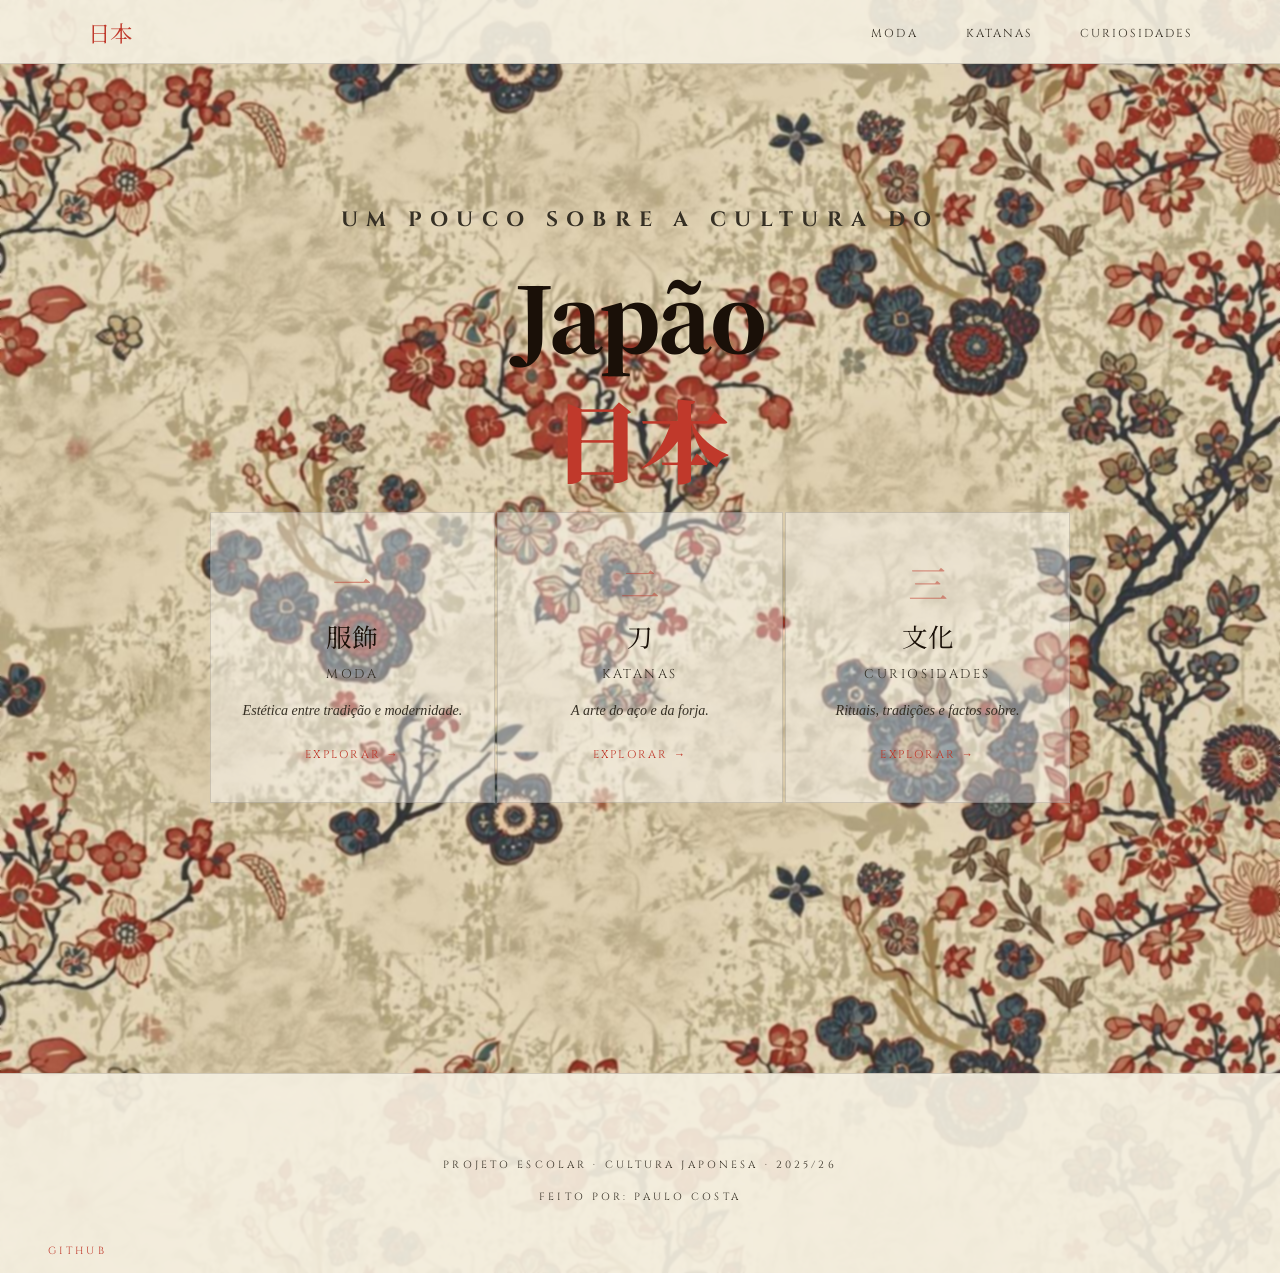
<file: Paulo Costa(2225043)/Index.html>
<!DOCTYPE html>
<html lang="pt">

<head>
  <meta charset="UTF-8">
  <meta name="viewport" content="width=device-width, initial-scale=1.0">
  <title>Cultura Japonesa</title>
  <link href="https://fonts.googleapis.com/css2?family=Noto+Serif+JP:wght@300;400;700&family=Cinzel:wght@400;600&family=IM+Fell+English:ital@0;1&display=swap"rel="stylesheet">
  <link rel="stylesheet" href="indexstyle.css">
  <link rel="icon" type="image/png" href="s">
</head>

<body>

  <nav>
    <div class="nav-inner">
      <a href="Index.html" class="nav-logo">日本</a>
      <ul class="nav-links">
        <li><a href="moda.html">Moda</a></li>
        <li><a href="katana.html">Katanas</a></li>
        <li><a href="curiosos.html">Curiosidades</a></li>
      </ul>
    </div>
  </nav>

  <section class="caixinha">

    <div class="caixinha-content">
      <p class="caixinha-eyebrow">Um pouco sobre a cultura do</p>
      <h1 class="caixinha-titulo">Japão</h1>
      <h1 class="caixinha-titulo"><em>日本</em></h1>

      <div class="cards">
        <a href="moda.html" class="card">
          <span class="card-num">一</span>
          <span class="card-kanji">服飾</span>
          <span class="card-titulo">Moda</span>
          <p class="card-desc">Estética entre tradição e modernidade.</p>
          <span class="card-arrow">Explorar →</span>
        </a>
        <a href="katana.html" class="card">
          <span class="card-num">二</span>
          <span class="card-kanji">刀</span>
          <span class="card-titulo">Katanas</span>
          <p class="card-desc">A arte do aço e da forja.</p>
          <span class="card-arrow">Explorar →</span>
        </a>
        <a href="curiosos.html" class="card">
          <span class="card-num">三</span>
          <span class="card-kanji">文化</span>
          <span class="card-titulo">Curiosidades</span>
          <p class="card-desc">Rituais, tradições e factos sobre.</p>
          <span class="card-arrow">Explorar →</span>
        </a>
      </div>
    </div>


  </section>

  <footer>
<br>
<br>
   <center> <p>Projeto Escolar · Cultura Japonesa · 2025/26</p> <br></center>
    <center>
      <p>Feito por: Paulo Costa</p>
    </center><br><br>
    <a href="https://github.com/pauloalexnundacosta-cpu" target="_blank">Github</a>
  </footer>

</body>

</html>
</file>
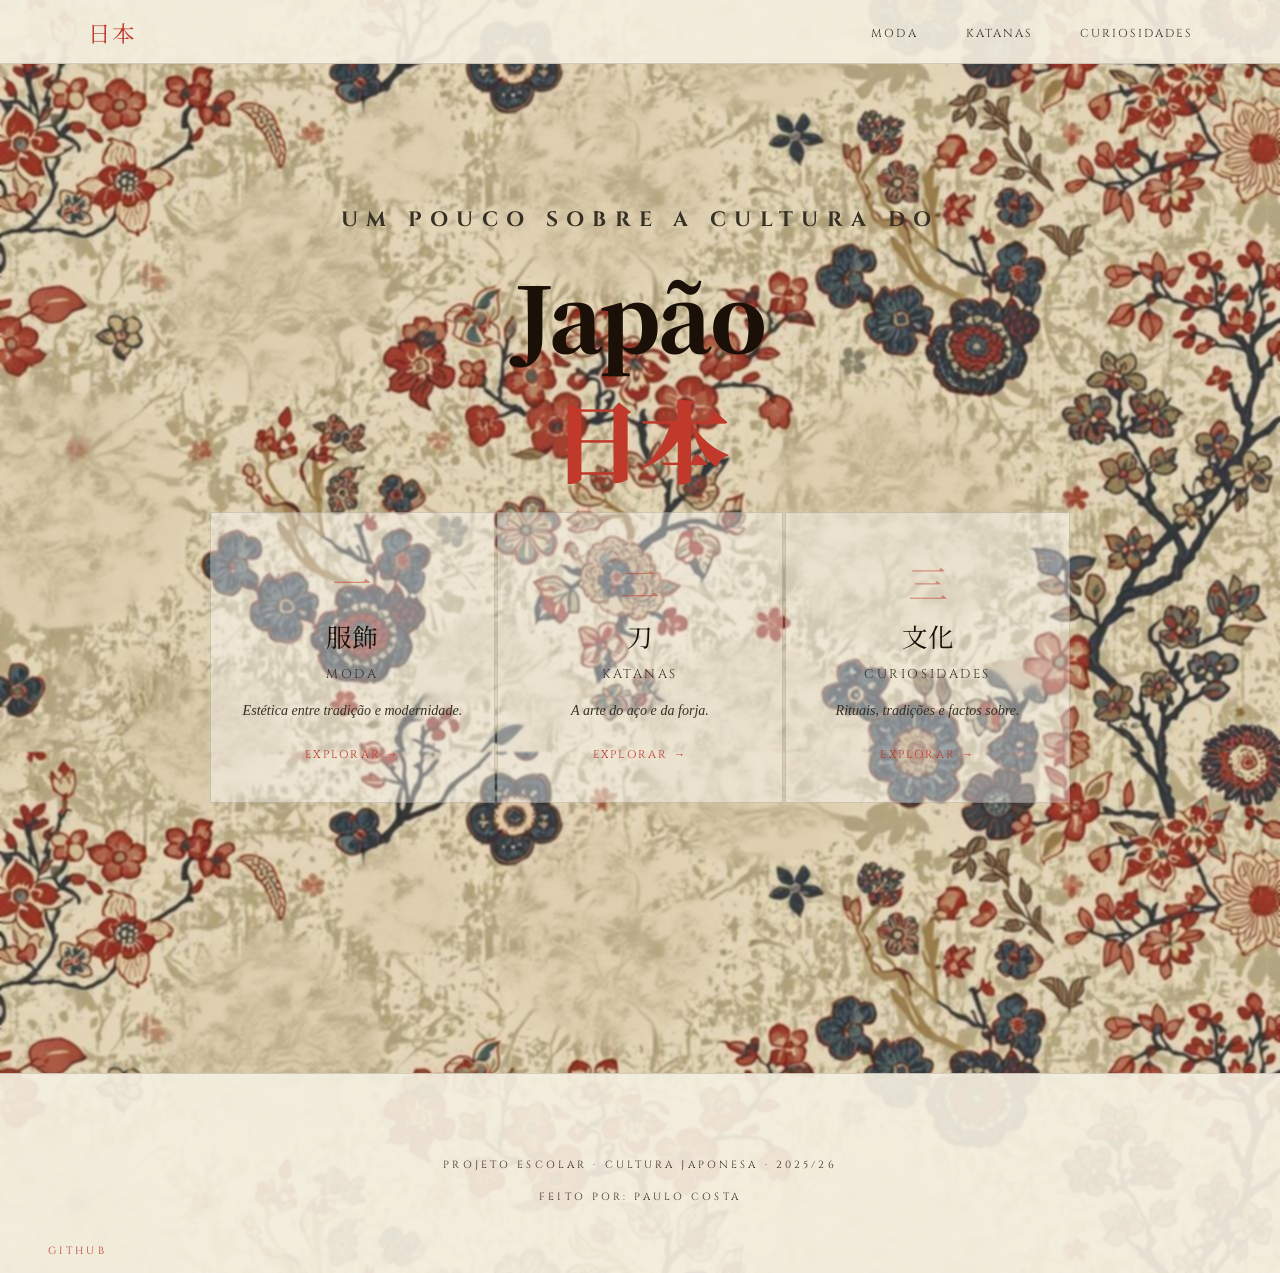
<file: Paulo Costa(2225043)/Index/Index.html>
<!DOCTYPE html>
<html lang="pt">

<head>
  <meta charset="UTF-8">
  <meta name="viewport" content="width=device-width, initial-scale=1.0">
  <title>Cultura Japonesa</title>
  <link href="https://fonts.googleapis.com/css2?family=Noto+Serif+JP:wght@300;400;700&family=Cinzel:wght@400;600&family=IM+Fell+English:ital@0;1&display=swap"rel="stylesheet">
  <link rel="stylesheet" href="indexstyle.css">
</head>

<body>

  <nav>
    <div class="nav-inner">
      <a href="Index.html" class="nav-logo">日本</a>
      <ul class="nav-links">
        <li><a href="/1/1/moda.html">Moda</a></li>
        <li><a href="/2/katana.html">Katanas</a></li>
        <li><a href="/3/curiosos.html">Curiosidades</a></li>
      </ul>
    </div>
  </nav>

  <section class="caixinha">

    <div class="caixinha-content">
      <p class="caixinha-eyebrow">Um pouco sobre a cultura do</p>
      <h1 class="caixinha-titulo">Japão</h1>
      <h1 class="caixinha-titulo"><em>日本</em></h1>

      <div class="cards">
        <a href="/1/1/moda.html" class="card">
          <span class="card-num">一</span>
          <span class="card-kanji">服飾</span>
          <span class="card-titulo">Moda</span>
          <p class="card-desc">Estética entre tradição e modernidade.</p>
          <span class="card-arrow">Explorar →</span>
        </a>
        <a href="/2/katana.html" class="card">
          <span class="card-num">二</span>
          <span class="card-kanji">刀</span>
          <span class="card-titulo">Katanas</span>
          <p class="card-desc">A arte do aço e da forja.</p>
          <span class="card-arrow">Explorar →</span>
        </a>
        <a href="/3/curiosos.html" class="card">
          <span class="card-num">三</span>
          <span class="card-kanji">文化</span>
          <span class="card-titulo">Curiosidades</span>
          <p class="card-desc">Rituais, tradições e factos sobre.</p>
          <span class="card-arrow">Explorar →</span>
        </a>
      </div>
    </div>


  </section>

  <footer>
<br>
<br>
   <center> <p>Projeto Escolar · Cultura Japonesa · 2025/26</p> <br></center>
    <center>
      <p>Feito por: Paulo Costa</p>
    </center><br><br>
    <a href="https://github.com/paulocosta" target="_blank">Github</a>
  </footer>

</body>

</html>
</file>
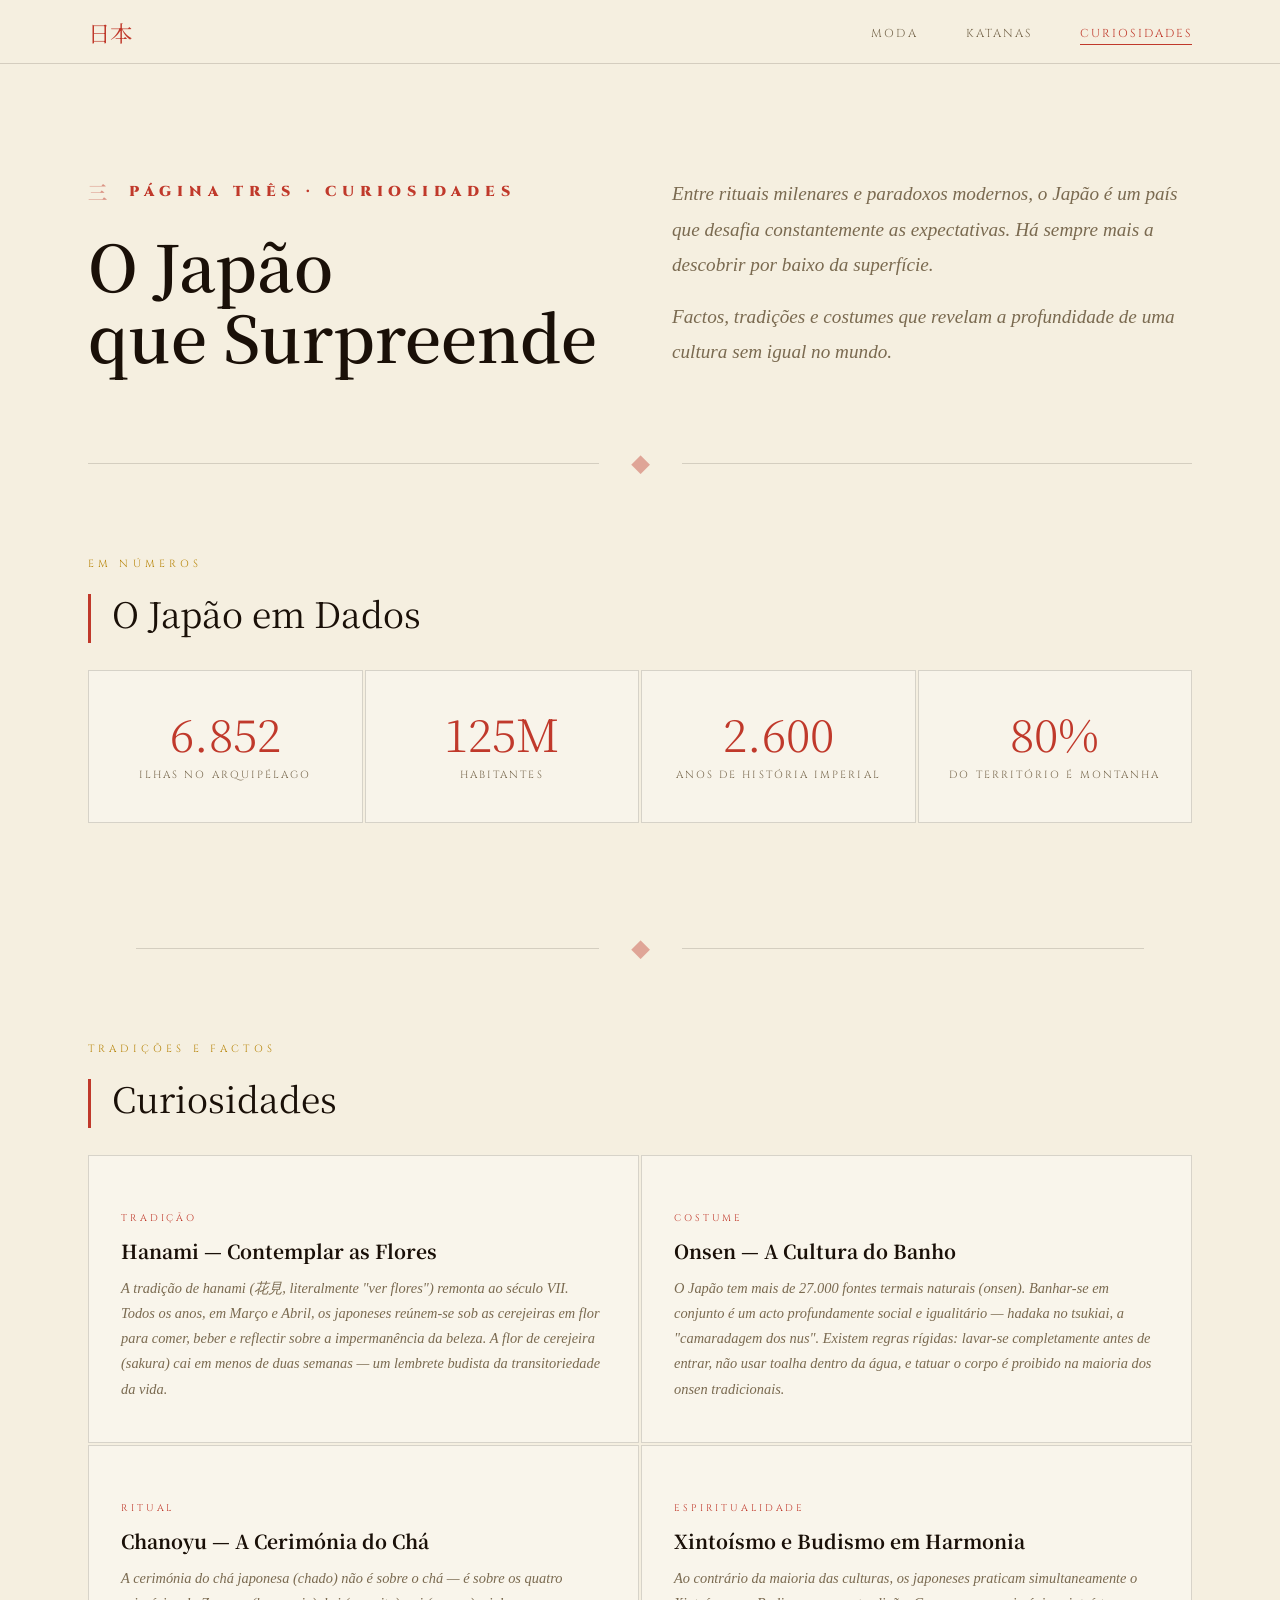
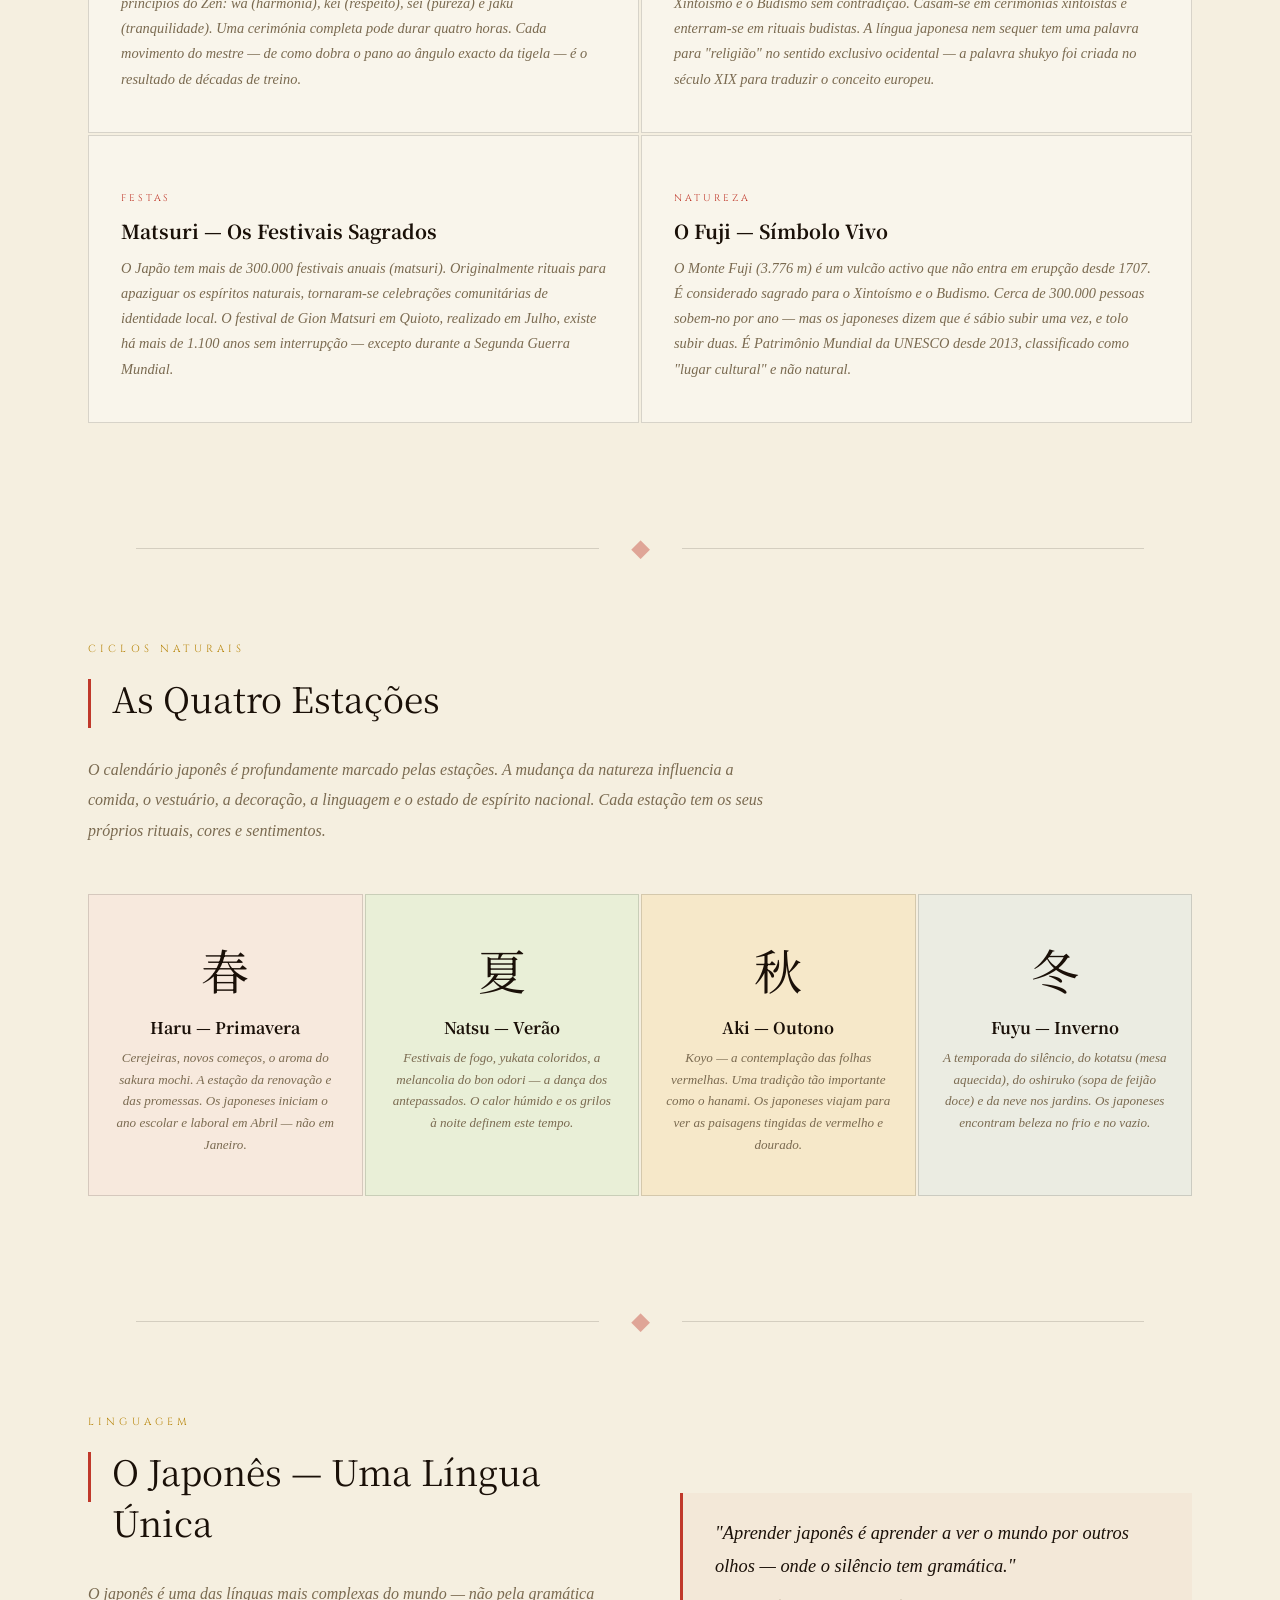
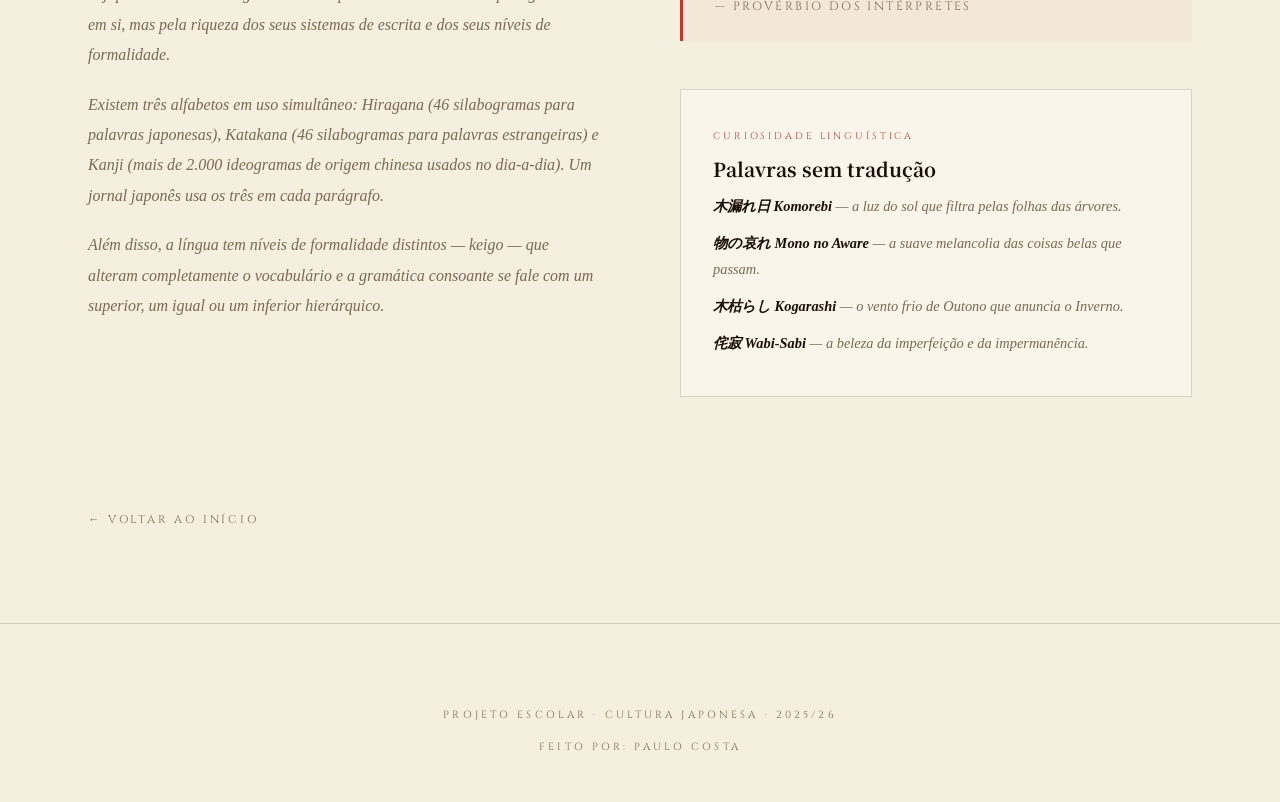
<file: Paulo Costa(2225043)/curiosos.html>
<!DOCTYPE html>
<html lang="pt">

<head>
  <meta charset="UTF-8">
  <meta name="viewport" content="width=device-width, initial-scale=1.0">
  <title>Curiosidades</title>
  <link
    href="https://fonts.googleapis.com/css2?family=Noto+Serif+JP:wght@300;400;700&family=Cinzel:wght@400;600&family=IM+Fell+English:ital@0;1&display=swap"
    rel="stylesheet">
  <link rel="stylesheet" href="curiosos.css">
</head>

<body>

  <nav>
    <div class="nav-inner">
      <a href="Index.html" class="nav-logo">日本</a>
      <ul class="nav-links">
        <li><a href="moda.html">Moda</a></li>
        <li><a href="katana.html">Katanas</a></li>
        <li><a href="curiosos.html" class="active">Curiosidades</a></li>
      </ul>
    </div>
  </nav>

  <!-- HEADER -->
  <header class="cabeca-espaco">
    <div>
      <div class="cabeca-label">Página Três · Curiosidades</div>
      <h1 class="page-title">
        O Japão<br>que Surpreende
      </h1>
    </div>
    <div class="cabeca-text">
      <p>Entre rituais milenares e paradoxos modernos, o Japão é um país que desafia constantemente as expectativas. Há
        sempre mais a descobrir por baixo da superfície.</p>
      <p>Factos, tradições e costumes que revelam a profundidade de uma cultura sem igual no mundo.</p>
    </div>
  </header>

  <div class="section-divider"><span class="divider-kanji">◆</span></div>

  <main class="content">

    <!-- NÚMEROS -->
    <section class="section">
      <span class="section-label">Em Números</span>
      <h2 class="section-title">O Japão em Dados</h2>
      <div class="numbers-row">
        <div class="stat-box">
          <span class="stat-number">6.852</span>
          <span class="stat-label">Ilhas no arquipélago</span>
        </div>
        <div class="stat-box">
          <span class="stat-number">125M</span>
          <span class="stat-label">Habitantes</span>
        </div>
        <div class="stat-box">
          <span class="stat-number">2.600</span>
          <span class="stat-label">Anos de história imperial</span>
        </div>
        <div class="stat-box">
          <span class="stat-number">80%</span>
          <span class="stat-label">Do território é montanha</span>
        </div>
      </div>
    </section>

    <div class="section-divider"><span class="divider-kanji">◆</span></div>

    <!-- CURIOSIDADES PRINCIPAIS -->
    <section class="section">
      <span class="section-label">Tradições e Factos</span>
      <h2 class="section-title">Curiosidades</h2>
      <div class="curiosity-grid">

        <div class="curiosity-card">
          <span class="c-icon"></span>
          <span class="c-tag">Tradição</span>
          <h3>Hanami — Contemplar as Flores</h3>
          <p>A tradição de <em>hanami</em> (花見, literalmente "ver flores") remonta ao século VII. Todos os anos, em
            Março e Abril, os japoneses reúnem-se sob as cerejeiras em flor para comer, beber e reflectir sobre a
            impermanência da beleza. A flor de cerejeira (<em>sakura</em>) cai em menos de duas semanas — um lembrete
            budista da transitoriedade da vida.</p>
        </div>

        <div class="curiosity-card">
          <span class="c-icon"></span>
          <span class="c-tag">Costume</span>
          <h3>Onsen — A Cultura do Banho</h3>
          <p>O Japão tem mais de 27.000 fontes termais naturais (<em>onsen</em>). Banhar-se em conjunto é um acto
            profundamente social e igualitário — <em>hadaka no tsukiai</em>, a "camaradagem dos nus". Existem regras
            rígidas: lavar-se completamente antes de entrar, não usar toalha dentro da água, e tatuar o corpo é proibido
            na maioria dos onsen tradicionais.</p>
        </div>

        <div class="curiosity-card">
          <span class="c-icon"></span>
          <span class="c-tag">Ritual</span>
          <h3>Chanoyu — A Cerimónia do Chá</h3>
          <p>A cerimónia do chá japonesa (<em>chado</em>) não é sobre o chá — é sobre os quatro princípios do Zen:
            <em>wa</em> (harmonia), <em>kei</em> (respeito), <em>sei</em> (pureza) e <em>jaku</em> (tranquilidade). Uma
            cerimónia completa pode durar quatro horas. Cada movimento do mestre — de como dobra o pano ao ângulo exacto
            da tigela — é o resultado de décadas de treino.</p>
        </div>

        <div class="curiosity-card">
          <span class="c-icon"></span>
          <span class="c-tag">Espiritualidade</span>
          <h3>Xintoísmo e Budismo em Harmonia</h3>
          <p>Ao contrário da maioria das culturas, os japoneses praticam simultaneamente o Xintoísmo e o Budismo sem
            contradição. Casam-se em cerimónias xintoístas e enterram-se em rituais budistas. A língua japonesa nem
            sequer tem uma palavra para "religião" no sentido exclusivo ocidental — a palavra <em>shukyo</em> foi criada
            no século XIX para traduzir o conceito europeu.</p>
        </div>

        <div class="curiosity-card">
          <span class="c-icon"></span>
          <span class="c-tag">Festas</span>
          <h3>Matsuri — Os Festivais Sagrados</h3>
          <p>O Japão tem mais de 300.000 festivais anuais (<em>matsuri</em>). Originalmente rituais para apaziguar os
            espíritos naturais, tornaram-se celebrações comunitárias de identidade local. O festival de <em>Gion
              Matsuri</em> em Quioto, realizado em Julho, existe há mais de 1.100 anos sem interrupção — excepto durante
            a Segunda Guerra Mundial.</p>
        </div>

        <div class="curiosity-card">
          <span class="c-icon"></span>
          <span class="c-tag">Natureza</span>
          <h3>O Fuji — Símbolo Vivo</h3>
          <p>O Monte Fuji (3.776 m) é um vulcão activo que não entra em erupção desde 1707. É considerado sagrado para o
            Xintoísmo e o Budismo. Cerca de 300.000 pessoas sobem-no por ano — mas os japoneses dizem que é sábio subir
            uma vez, e tolo subir duas. É Patrimônio Mundial da UNESCO desde 2013, classificado como "lugar cultural" e
            não natural.</p>
        </div>

      </div>
    </section>

    <div class="section-divider"><span class="divider-kanji">◆</span></div>

    <!-- ESTAÇÕES -->
    <section class="section">
      <span class="section-label">Ciclos Naturais</span>
      <h2 class="section-title">As Quatro Estações</h2>
      <p class="body-text" style="max-width:680px; margin-bottom:3rem">O calendário japonês é profundamente marcado
        pelas estações. A mudança da natureza influencia a comida, o vestuário, a decoração, a linguagem e o estado de
        espírito nacional. Cada estação tem os seus próprios rituais, cores e sentimentos.</p>

      <div class="seasons-grid">
        <div class="season-card">
          <span class="season-kanji">春</span>
          <h3>Haru — Primavera</h3>
          <p>Cerejeiras, novos começos, o aroma do <em>sakura mochi</em>. A estação da renovação e das promessas. Os
            japoneses iniciam o ano escolar e laboral em Abril — não em Janeiro.</p>
        </div>
        <div class="season-card">
          <span class="season-kanji">夏</span>
          <h3>Natsu — Verão</h3>
          <p>Festivais de fogo, <em>yukata</em> coloridos, a melancolia do <em>bon odori</em> — a dança dos
            antepassados. O calor húmido e os grilos à noite definem este tempo.</p>
        </div>
        <div class="season-card">
          <span class="season-kanji">秋</span>
          <h3>Aki — Outono</h3>
          <p><em>Koyo</em> — a contemplação das folhas vermelhas. Uma tradição tão importante como o <em>hanami</em>. Os
            japoneses viajam para ver as paisagens tingidas de vermelho e dourado.</p>
        </div>
        <div class="season-card">
          <span class="season-kanji">冬</span>
          <h3>Fuyu — Inverno</h3>
          <p>A temporada do silêncio, do <em>kotatsu</em> (mesa aquecida), do <em>oshiruko</em> (sopa de feijão doce) e
            da neve nos jardins. Os japoneses encontram beleza no frio e no vazio.</p>
        </div>
      </div>
    </section>

    <div class="section-divider"><span class="divider-kanji">◆</span></div>

    <!-- LÍNGUA -->
    <section class="section">
      <span class="section-label">Linguagem</span>
      <div class="two-col">
        <div>
          <h2 class="section-title">O Japonês — Uma Língua Única</h2>
          <p class="body-text">O japonês é uma das línguas mais complexas do mundo — não pela gramática em si, mas pela
            riqueza dos seus sistemas de escrita e dos seus níveis de formalidade.</p>
          <p class="body-text">Existem três alfabetos em uso simultâneo: <em>Hiragana</em> (46 silabogramas para
            palavras japonesas), <em>Katakana</em> (46 silabogramas para palavras estrangeiras) e <em>Kanji</em> (mais
            de 2.000 ideogramas de origem chinesa usados no dia-a-dia). Um jornal japonês usa os três em cada parágrafo.
          </p>
          <p class="body-text">Além disso, a língua tem níveis de formalidade distintos — <em>keigo</em> — que alteram
            completamente o vocabulário e a gramática consoante se fale com um superior, um igual ou um inferior
            hierárquico.</p>
        </div>
        <div>
          <blockquote class="washi-quote">
            "Aprender japonês é aprender a ver o mundo por outros olhos — onde o silêncio tem gramática."
            <cite>— Provérbio dos intérpretes</cite>
          </blockquote>
          <div class="curiosity-card" style="margin-top:2rem; border:1px solid var(--border);">
            <span class="c-tag">Curiosidade Linguística</span>
            <h3>Palavras sem tradução</h3>
            <p style="margin-top:0.5rem"><strong style="color:var(--ink)">木漏れ日 Komorebi</strong> — a luz do sol que
              filtra pelas folhas das árvores.</p>
            <p style="margin-top:0.75rem"><strong style="color:var(--ink)">物の哀れ Mono no Aware</strong> — a suave
              melancolia das coisas belas que passam.</p>
            <p style="margin-top:0.75rem"><strong style="color:var(--ink)">木枯らし Kogarashi</strong> — o vento frio de
              Outono que anuncia o Inverno.</p>
            <p style="margin-top:0.75rem"><strong style="color:var(--ink)">侘寂 Wabi-Sabi</strong> — a beleza da
              imperfeição e da impermanência.</p>
          </div>
        </div>
      </div>
    </section>

  </main>

  <div class="back-nav">
    <a href="Index.html" class="back-link">← Voltar ao início</a>
  </div>

  <footer>
    <br>
    <br>
    <center>
      <p>Projeto Escolar · Cultura Japonesa · 2025/26</p> <br>
    </center>
    <center>
      <p>Feito por: Paulo Costa</p>
    </center>
  </footer>

</body>

</html>
</file>
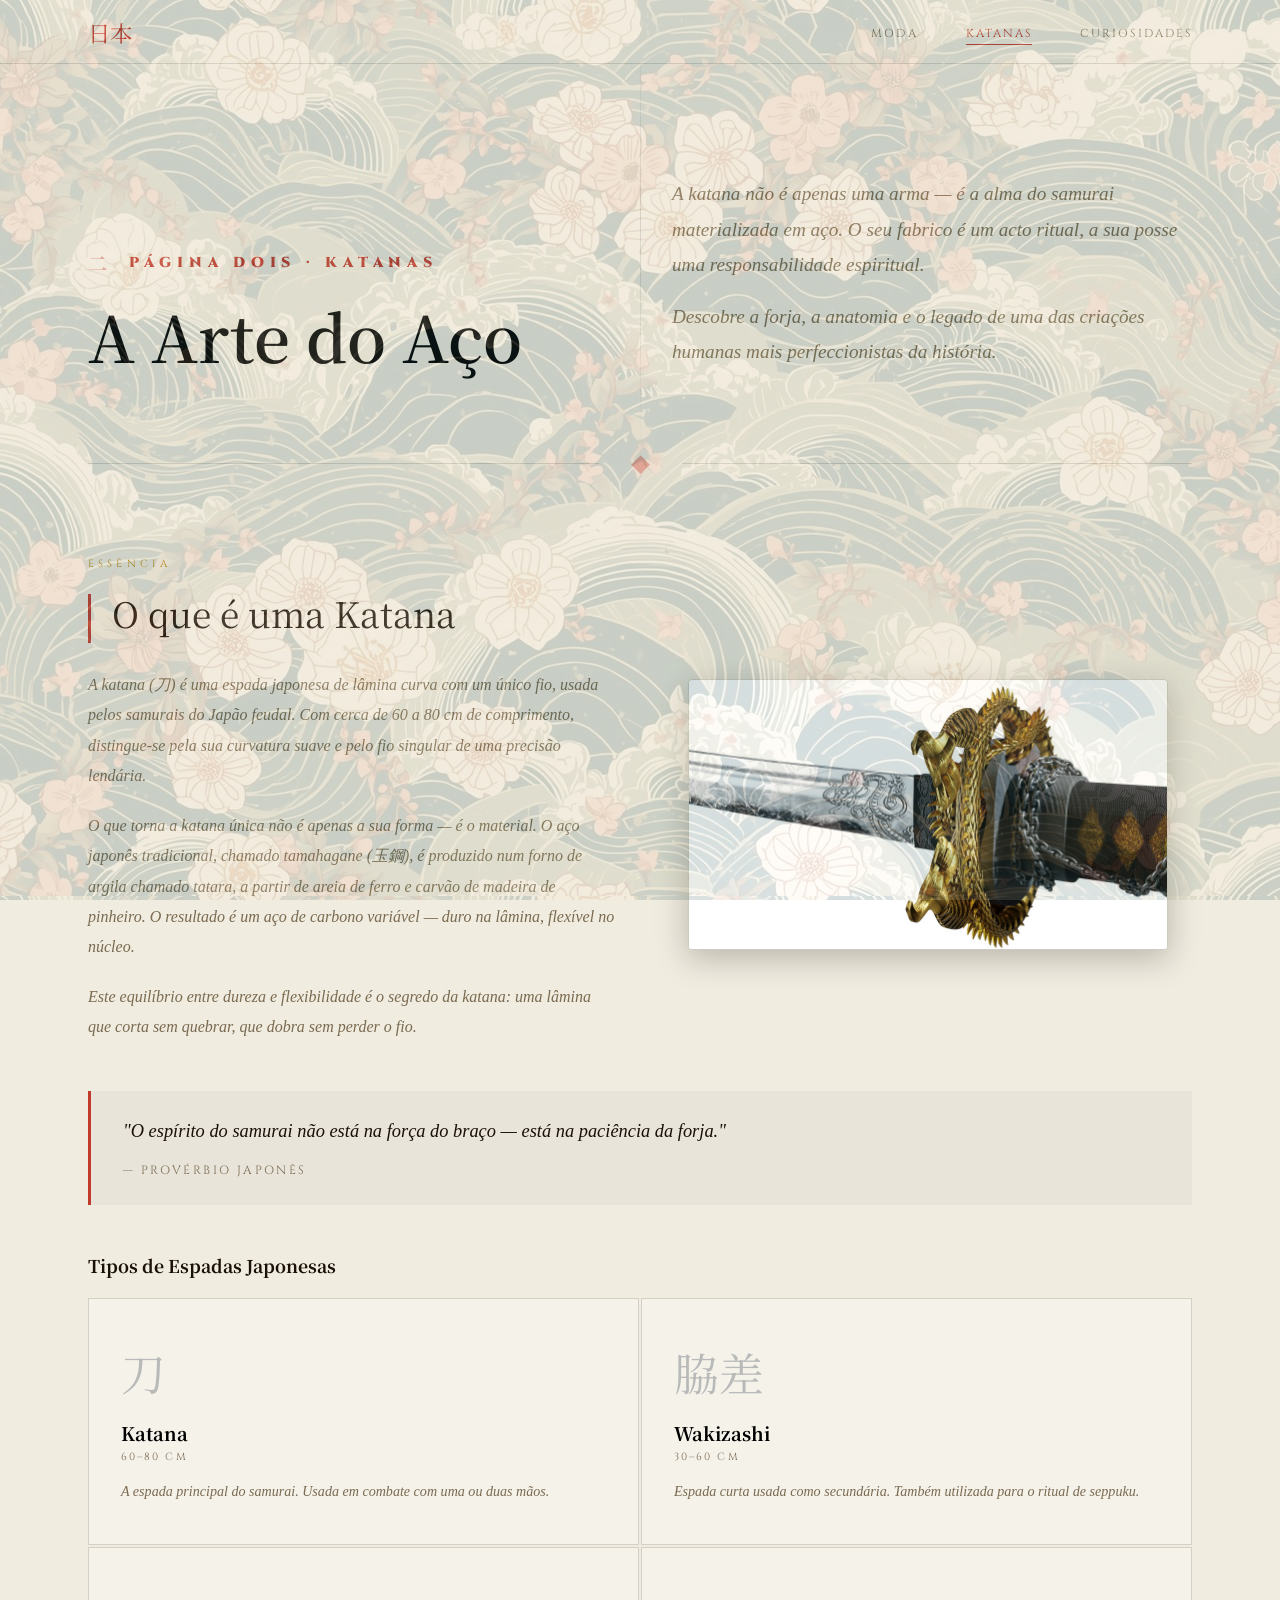
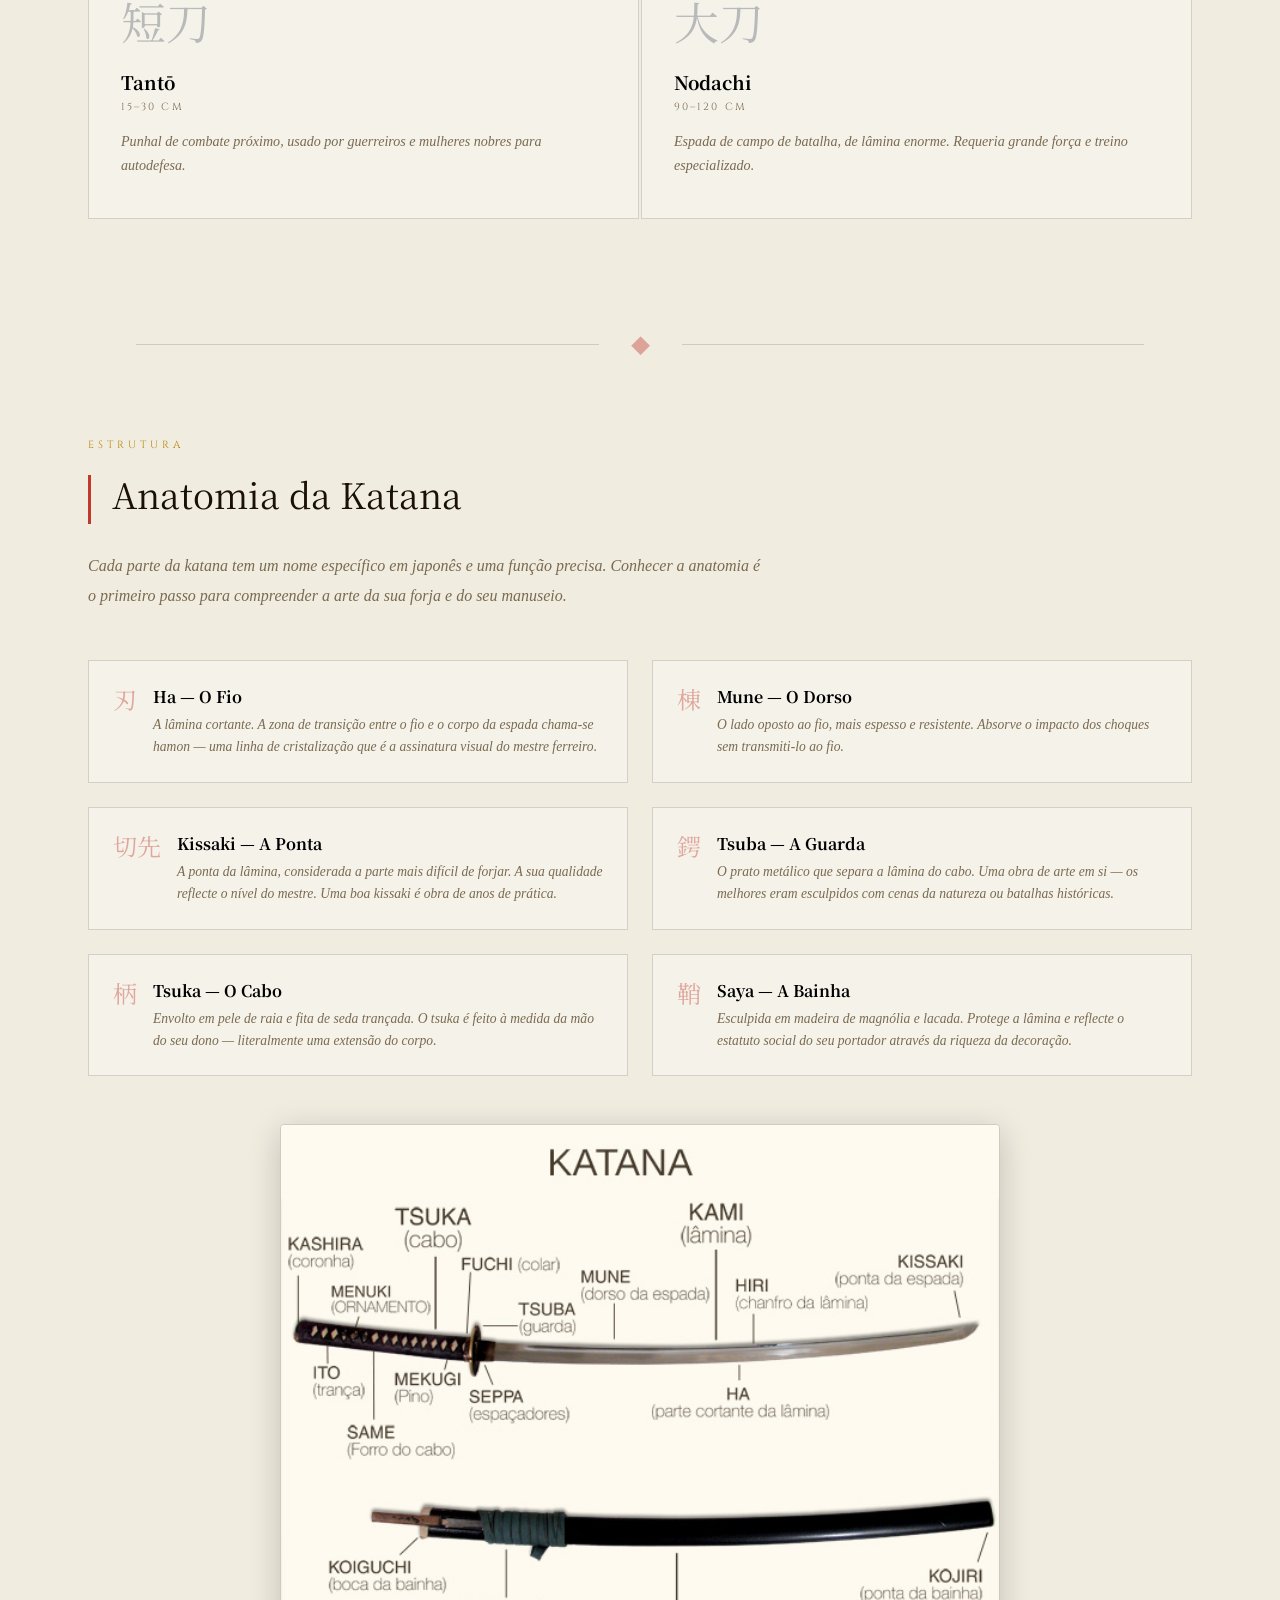
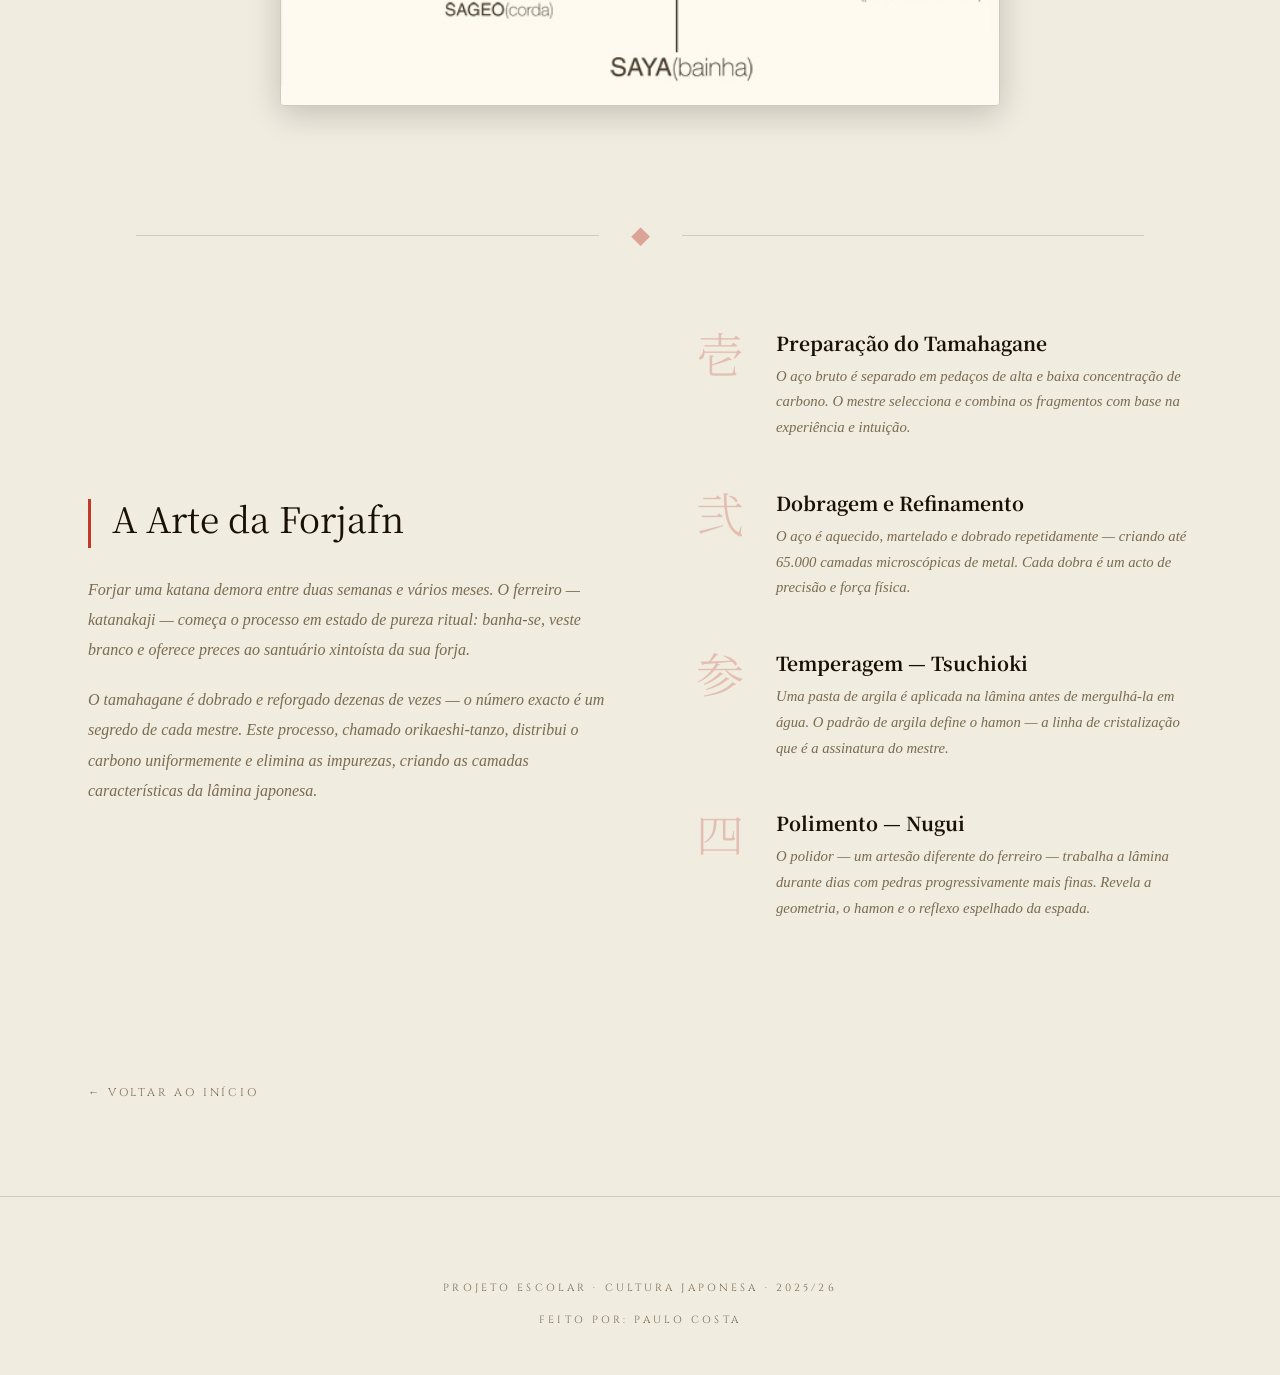
<file: Paulo Costa(2225043)/katana.html>
<!DOCTYPE html>
<html lang="pt">

<head>
  <meta charset="UTF-8">
  <meta name="viewport" content="width=device-width, initial-scale=1.0">
  <title>Katanas</title>
  <link
    href="https://fonts.googleapis.com/css2?family=Noto+Serif+JP:wght@300;400;700&family=Cinzel:wght@400;600&family=IM+Fell+English:ital@0;1&display=swap"
    rel="stylesheet">
  <link rel="stylesheet" href="katanastyle.css">
</head>

<body>

  <nav>
    <div class="nav-inner">
      <a href="Index.html" class="nav-logo">日本</a>
      <ul class="nav-links">
        <li><a href="moda.html">Moda</a></li>
        <li><a href="katana.html" class="active">Katanas</a></li>
        <li><a href="curiosos.html">Curiosidades</a></li>
      </ul>
    </div>
  </nav>

  <!-- HEADER -->
  <header class="cabeca-espaco">
    <div class="cabeca-line" aria-hidden="true"></div>
    <div>
      <div class="cabeca-label">Página Dois · Katanas</div>
      <h1 class="page-title">
        A Arte do Aço
      </h1>
    </div>
    <div class="cabeca-text">
      <p>A katana não é apenas uma arma — é a alma do samurai materializada em aço. O seu fabrico é um acto ritual, a
        sua posse uma responsabilidade espiritual.</p>
      <p>Descobre a forja, a anatomia e o legado de uma das criações humanas mais perfeccionistas da história.</p>
    </div>
  </header>

  <div class="section-divider"><span class="divider-kanji">◆</span></div>

  <main class="content">

    <!-- SECTION 1: O que é a Katana -->
    <section class="section">
      <span class="section-label">Essência</span>
      <div class="two-col">
        <div>
          <h2 class="section-title">O que é uma Katana</h2>
          <p class="body-text">A <em>katana</em> (刀) é uma espada japonesa de lâmina curva com um único fio, usada pelos
            samurais do Japão feudal. Com cerca de 60 a 80 cm de comprimento, distingue-se pela sua curvatura suave e
            pelo fio singular de uma precisão lendária.</p>
          <p class="body-text">O que torna a katana única não é apenas a sua forma — é o material. O aço japonês
            tradicional, chamado <em>tamahagane</em> (玉鋼), é produzido num forno de argila chamado <em>tatara</em>, a
            partir de areia de ferro e carvão de madeira de pinheiro. O resultado é um aço de carbono variável — duro na
            lâmina, flexível no núcleo.</p>
          <p class="body-text">Este equilíbrio entre dureza e flexibilidade é o segredo da katana: uma lâmina que corta
            sem quebrar, que dobra sem perder o fio.</p>
        </div>
        <div class="section-image-side">
          <img src="imagens2/katanaexemplo.jpg" alt="Katana ornamentada com dragão dourado" class="content-img-side">
        </div>
      </div>
      <div>
        <blockquote class="washi-quote">
          "O espírito do samurai não está na força do braço — está na paciência da forja."
          <cite>— Provérbio japonês</cite>
        </blockquote>

        <h3 style="font-family:'Noto Serif JP',serif; font-size:1.1rem; margin-bottom:1.2rem; color:var(--ink)">
          Tipos de Espadas Japonesas</h3>

        <div class="sword-types" style="grid-template-columns:1fr 1fr; display:grid; gap:2px;">
          <div class="sword-card">
            <span class="sword-kanji">刀</span>
            <h3>Katana</h3>
            <span class="sword-sub">60–80 cm</span>
            <p>A espada principal do samurai. Usada em combate com uma ou duas mãos.</p>
          </div>
          <div class="sword-card">
            <span class="sword-kanji">脇差</span>
            <h3>Wakizashi</h3>
            <span class="sword-sub">30–60 cm</span>
            <p>Espada curta usada como secundária. Também utilizada para o ritual de <em>seppuku</em>.</p>
          </div>
          <div class="sword-card">
            <span class="sword-kanji">短刀</span>
            <h3>Tantō</h3>
            <span class="sword-sub">15–30 cm</span>
            <p>Punhal de combate próximo, usado por guerreiros e mulheres nobres para autodefesa.</p>
          </div>
          <div class="sword-card">
            <span class="sword-kanji">大刀</span>
            <h3>Nodachi</h3>
            <span class="sword-sub">90–120 cm</span>
            <p>Espada de campo de batalha, de lâmina enorme. Requeria grande força e treino especializado.</p>
          </div>
        </div>
      </div>
    </section>

    <div class="section-divider"><span class="divider-kanji">◆</span></div>

    <!-- SECTION 2: Anatomia -->
    <section class="section">
      <span class="section-label">Estrutura</span>
      <h2 class="section-title">Anatomia da Katana</h2>
      <p class="body-text" style="max-width:680px; margin-bottom:3rem">Cada parte da katana tem um nome específico em
        japonês e uma função precisa. Conhecer a anatomia é o primeiro passo para compreender a arte da sua forja e do
        seu manuseio.</p>

      <div class="anatomy-grid">
        <div class="anatomy-item">
          <span class="anatomy-num">刃</span>
          <div>
            <h3>Ha — O Fio</h3>
            <p>A lâmina cortante. A zona de transição entre o fio e o corpo da espada chama-se <em>hamon</em> — uma
              linha de cristalização que é a assinatura visual do mestre ferreiro.</p>
          </div>
        </div>
        <div class="anatomy-item">
          <span class="anatomy-num">棟</span>
          <div>
            <h3>Mune — O Dorso</h3>
            <p>O lado oposto ao fio, mais espesso e resistente. Absorve o impacto dos choques sem transmiti-lo ao fio.
            </p>
          </div>
        </div>
        <div class="anatomy-item">
          <span class="anatomy-num">切先</span>
          <div>
            <h3>Kissaki — A Ponta</h3>
            <p>A ponta da lâmina, considerada a parte mais difícil de forjar. A sua qualidade reflecte o nível do
              mestre. Uma boa <em>kissaki</em> é obra de anos de prática.</p>
          </div>
        </div>
        <div class="anatomy-item">
          <span class="anatomy-num">鍔</span>
          <div>
            <h3>Tsuba — A Guarda</h3>
            <p>O prato metálico que separa a lâmina do cabo. Uma obra de arte em si — os melhores eram esculpidos com
              cenas da natureza ou batalhas históricas.</p>
          </div>
        </div>
        <div class="anatomy-item">
          <span class="anatomy-num">柄</span>
          <div>
            <h3>Tsuka — O Cabo</h3>
            <p>Envolto em pele de raia e fita de seda trançada. O <em>tsuka</em> é feito à medida da mão do seu dono —
              literalmente uma extensão do corpo.</p>
          </div>
        </div>
        <div class="anatomy-item">
          <span class="anatomy-num">鞘</span>
          <div>
            <h3>Saya — A Bainha</h3>
            <p>Esculpida em madeira de magnólia e lacada. Protege a lâmina e reflecte o estatuto social do seu portador
              através da riqueza da decoração.</p>
          </div>
        </div>
      </div>

      <div class="anatomy-image-wrap">
        <img src="imagens2/katanaantomia.jpg" alt="Diagrama com as partes da katana em português" class="anatomy-img">
      </div>
    </section>

    <div class="section-divider"><span class="divider-kanji">◆</span></div>

    <!-- SECTION 3: Forja -->
    <section class="section">
      <div class="two-col">
        <div>
          <h2 class="section-title">A Arte da Forjafn</h2>
          <p class="body-text">Forjar uma katana demora entre duas semanas e vários meses. O ferreiro —
            <em>katanakaji</em> — começa o processo em estado de pureza ritual: banha-se, veste branco e oferece preces
            ao santuário xintoísta da sua forja.
          </p>
          <p class="body-text">O <em>tamahagane</em> é dobrado e reforgado dezenas de vezes — o número exacto é um
            segredo de cada mestre. Este processo, chamado <em>orikaeshi-tanzo</em>, distribui o carbono uniformemente e
            elimina as impurezas, criando as camadas características da lâmina japonesa.</p>
        </div>
        <div class="forge-steps">
          <div class="forge-step">
            <span class="step-num">壱</span>
            <div>
              <h3>Preparação do Tamahagane</h3>
              <p>O aço bruto é separado em pedaços de alta e baixa concentração de carbono. O mestre selecciona e
                combina os fragmentos com base na experiência e intuição.</p>
            </div>
          </div>
          <div class="forge-step">
            <span class="step-num">弐</span>
            <div>
              <h3>Dobragem e Refinamento</h3>
              <p>O aço é aquecido, martelado e dobrado repetidamente — criando até 65.000 camadas microscópicas de
                metal. Cada dobra é um acto de precisão e força física.</p>
            </div>
          </div>
          <div class="forge-step">
            <span class="step-num">参</span>
            <div>
              <h3>Temperagem — Tsuchioki</h3>
              <p>Uma pasta de argila é aplicada na lâmina antes de mergulhá-la em água. O padrão de argila define o
                <em>hamon</em> — a linha de cristalização que é a assinatura do mestre.
              </p>
            </div>
          </div>
          <div class="forge-step">
            <span class="step-num">四</span>
            <div>
              <h3>Polimento — Nugui</h3>
              <p>O polidor — um artesão diferente do ferreiro — trabalha a lâmina durante dias com pedras
                progressivamente mais finas. Revela a geometria, o <em>hamon</em> e o reflexo espelhado da espada.</p>
            </div>
          </div>
        </div>
      </div>
    </section>

  </main>

  <div class="back-nav">
    <a href="Index.html" class="back-link">← Voltar ao início</a>
  </div>

  <footer>
    <br>
    <br>
    <center>
      <p>Projeto Escolar · Cultura Japonesa · 2025/26</p> <br>
    </center>
    <center>
      <p>Feito por: Paulo Costa</p>
    </center>
  </footer>

</body>

</html>
</file>
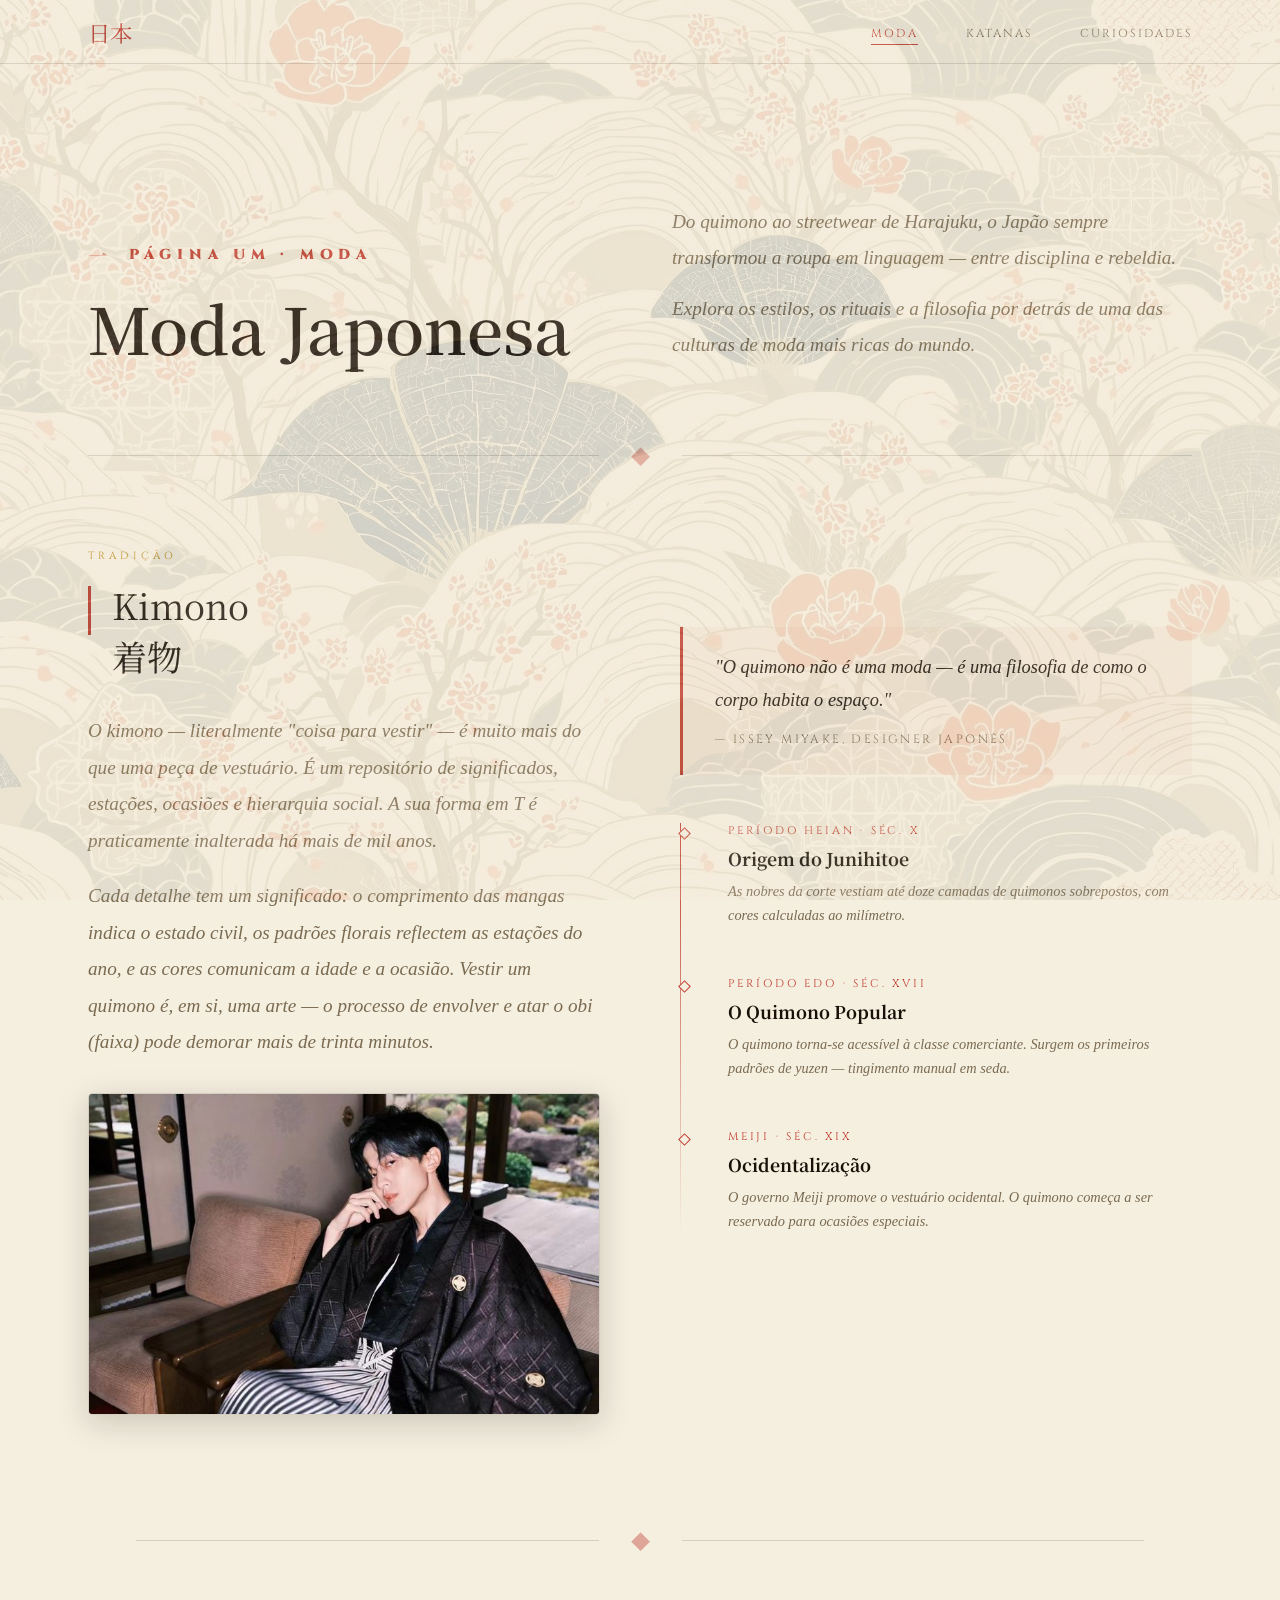
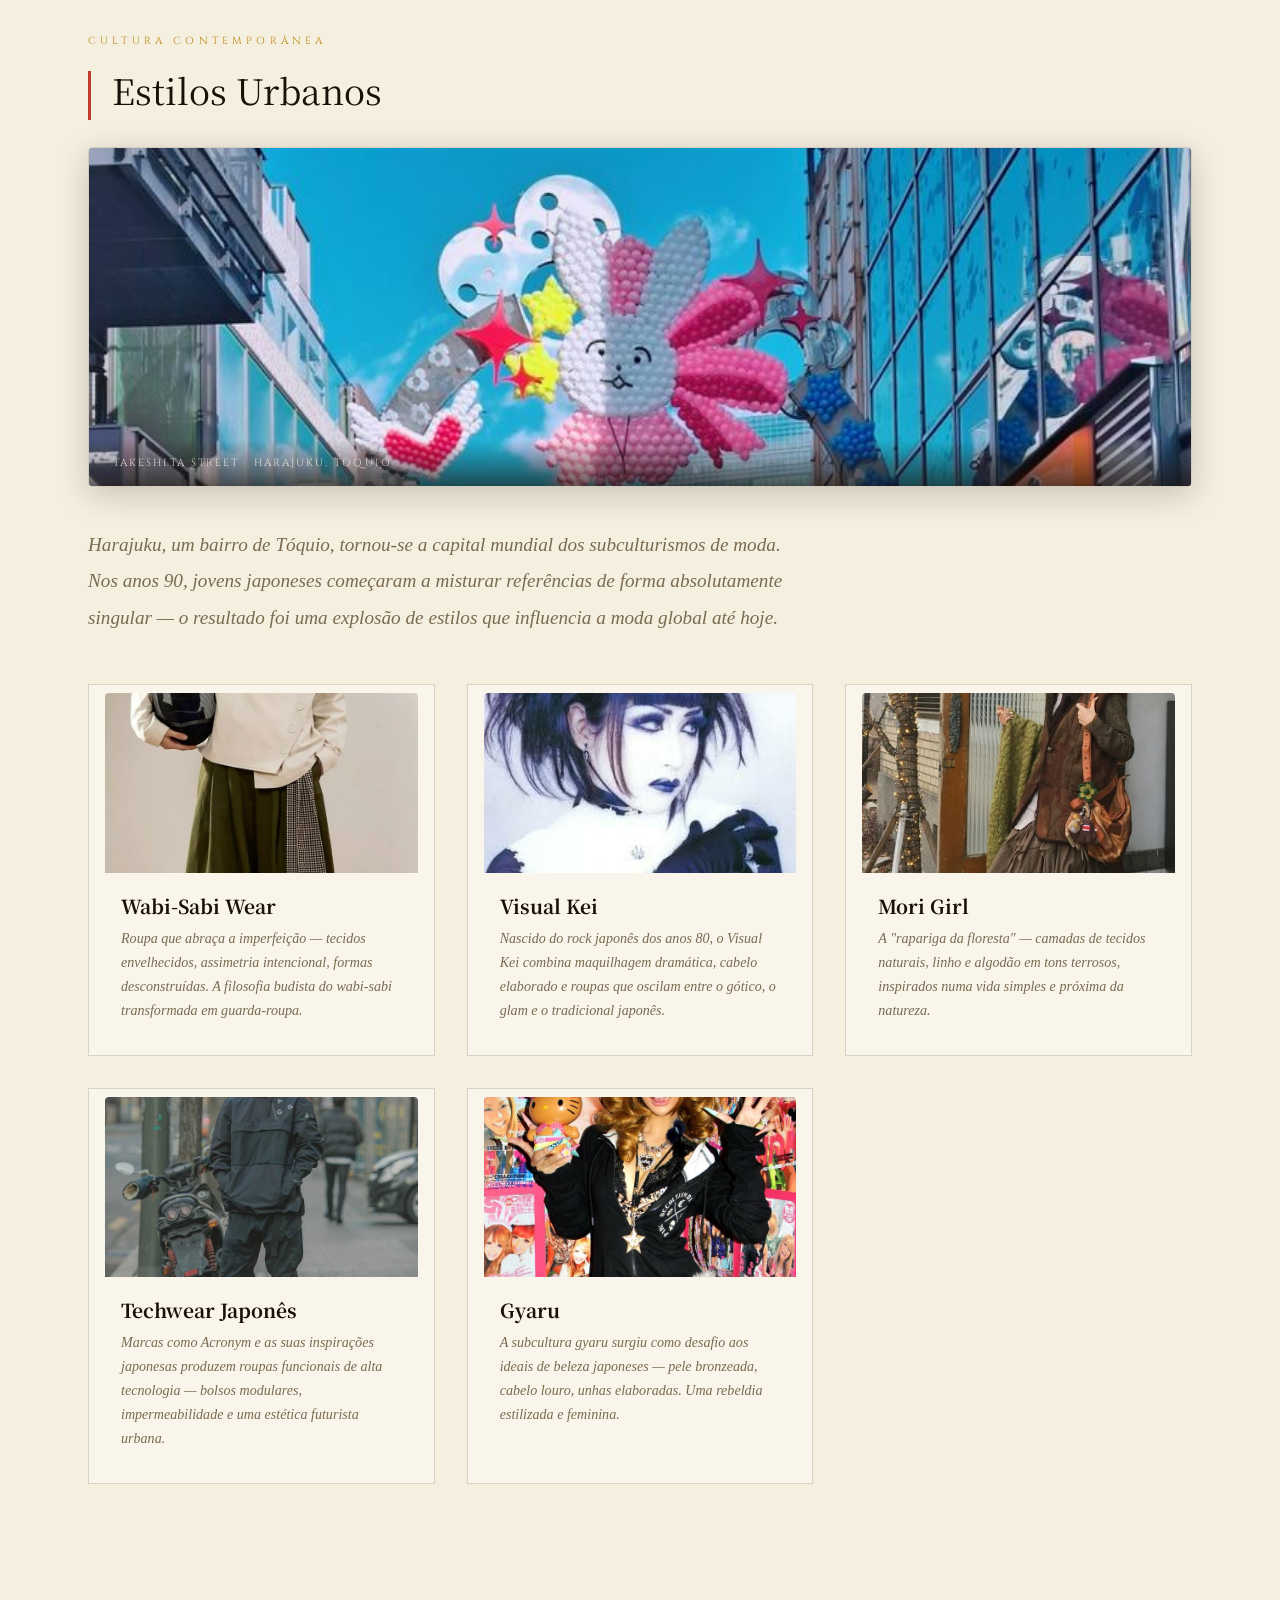
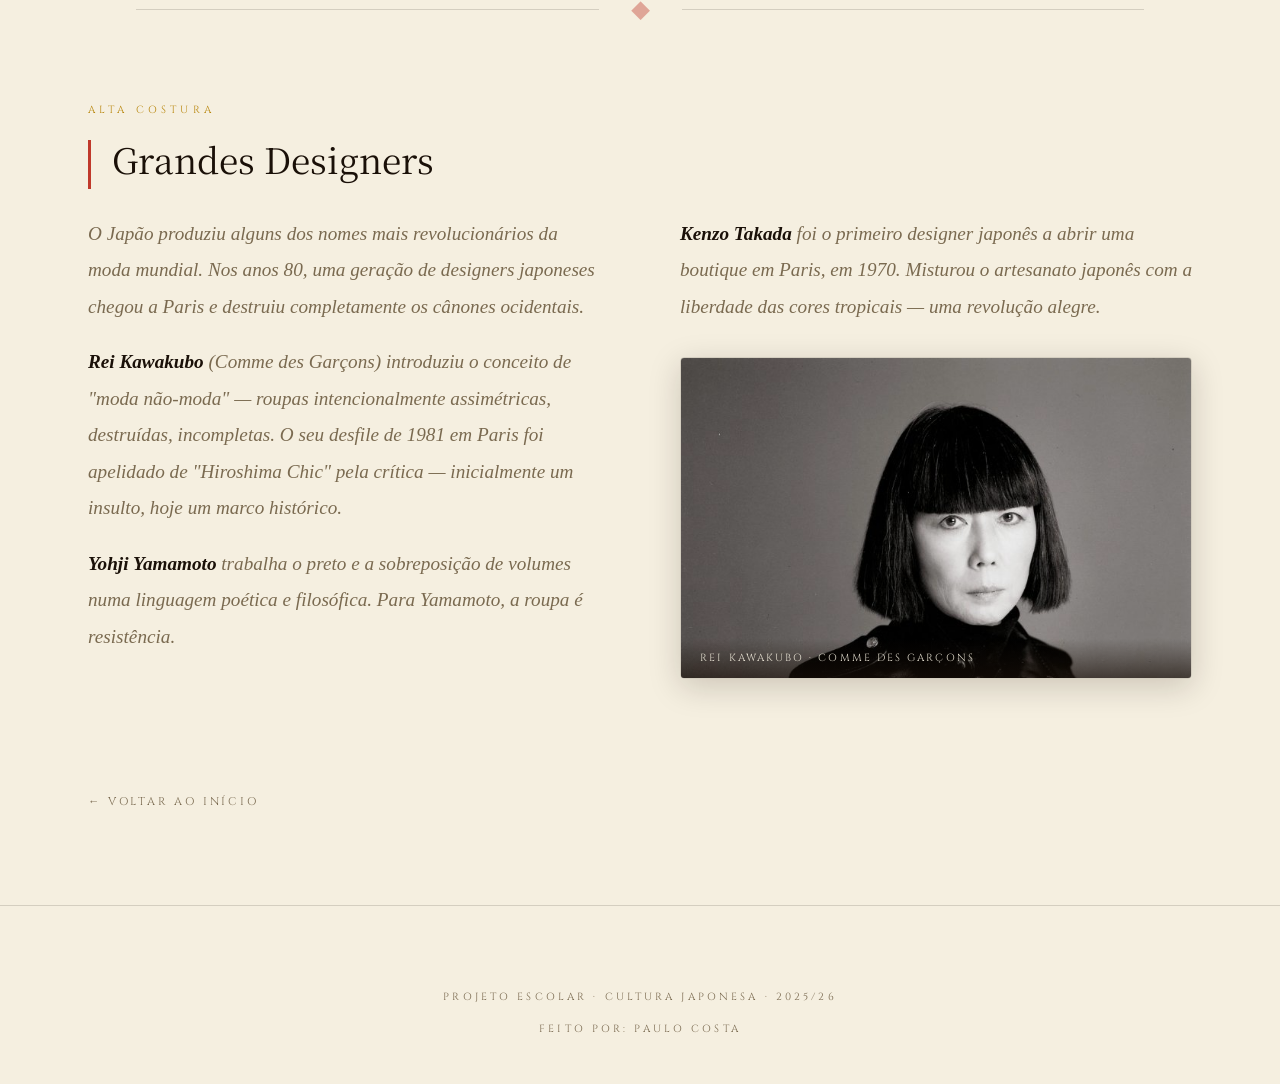
<file: Paulo Costa(2225043)/moda.html>
<!DOCTYPE html>
<html lang="pt">
<head>
  <meta charset="UTF-8">
  <meta name="viewport" content="width=device-width, initial-scale=1.0">
  <title>Moda Japonesa</title>
  <link href="https://fonts.googleapis.com/css2?family=Noto+Serif+JP:wght@300;400;700&family=Cinzel:wght@400;600&family=IM+Fell+English:ital@0;1&display=swap" rel="stylesheet">
  <link rel="stylesheet" href="modastyle.css">
</head>
<body>

  <nav>
    <div class="nav-inner">
      <a href="Index.html" class="nav-logo">日本</a>
      <ul class="nav-links">
        <li><a href="moda.html" class="active">Moda</a></li>
        <li><a href="katana.html">Katanas</a></li>
        <li><a href="curiosos.html">Curiosidades</a></li>
      </ul>
    </div>
  </nav>

  <!-- HEADER -->
  <header class="pag-cabeca">
    <div>
      <div class="cabeca-label">Página Um · Moda</div>
      <h1 class="pag-title">
        Moda Japonesa
      </h1>
    </div>
    <div class="cabeca-text">
      <p>Do quimono ao streetwear de Harajuku, o Japão sempre transformou a roupa em linguagem — entre disciplina e rebeldia.</p>
      <p>Explora os estilos, os rituais e a filosofia por detrás de uma das culturas de moda mais ricas do mundo.</p>
    </div>
  </header>

  <div class="section-divider"><span class="divider-kanji">◆</span></div>

  <main class="content">

    <!-- Quimono -->

    <section class="section">
      <span class="section-label">Tradição</span>
      <div class="two-col">
        <div>
          <h2 class="section-title">Kimono <br>着物</h2>
          <p class="body-text">O <em>kimono</em> — literalmente "coisa para vestir" — é muito mais do que uma peça de vestuário. É um repositório de significados, estações, ocasiões e hierarquia social. A sua forma em T é praticamente inalterada há mais de mil anos.</p>
          <p class="body-text">Cada detalhe tem um significado: o comprimento das mangas indica o estado civil, os padrões florais reflectem as estações do ano, e as cores comunicam a idade e a ocasião. Vestir um quimono é, em si, uma arte — o processo de envolver e atar o <em>obi</em> (faixa) pode demorar mais de trinta minutos.</p>
          <div class="section-image">
            <img src="imagens1/kimono.jpg" alt="Kimono tradicional japonês" class="content-img">
          </div>
        </div>
        <div>
          <blockquote class="washi-quote">
            "O quimono não é uma moda — é uma filosofia de como o corpo habita o espaço."
            <cite>— Issey Miyake, designer japonês</cite>
          </blockquote>

          <div class="HEIAN">
            <div class="HEIAN-item">
              <span class="HEIAN-date">Período Heian · Séc. X</span>
              <h3>Origem do Junihitoe</h3>
              <p>As nobres da corte vestiam até doze camadas de quimonos sobrepostos, com cores calculadas ao milímetro.</p>
            </div>
            <div class="HEIAN-item">
              <span class="HEIAN-date">Período Edo · Séc. XVII</span>
              <h3>O Quimono Popular</h3>
              <p>O quimono torna-se acessível à classe comerciante. Surgem os primeiros padrões de <em>yuzen</em> — tingimento manual em seda.</p>
            </div>
            <div class="HEIAN-item">
              <span class="HEIAN-date">Meiji · Séc. XIX</span>
              <h3>Ocidentalização</h3>
              <p>O governo Meiji promove o vestuário ocidental. O quimono começa a ser reservado para ocasiões especiais.</p>
            </div>
          </div>
        </div>
      </div>
    </section>

    <div class="section-divider"><span class="divider-kanji">◆</span></div>

    <!-- SECTION 2: Estilos Urbanos -->
    <section class="section">
      <span class="section-label">Cultura Contemporânea</span>
      <h2 class="section-title">Estilos Urbanos</h2>
      <div class="harajuku-banner">
        <img src="imagens1/Harajuku.jpg" alt="Takeshita Street, Harajuku, Tóquio" class="harajuku-img">
        <div class="harajuku-caption">Takeshita Street · Harajuku, Tóquio</div>
      </div>
      <p class="body-text" style="max-width:700px; margin-bottom: 3rem;">Harajuku, um bairro de Tóquio, tornou-se a capital mundial dos subculturismos de moda. Nos anos 90, jovens japoneses começaram a misturar referências de forma absolutamente singular — o resultado foi uma explosão de estilos que influencia a moda global até hoje.</p>

      <div class="three-col">

        <div class="style-card">
          <img src="imagens1/wabi.jpg" alt="Visual Kei" class="card-img">

          <h3>Wabi-Sabi Wear</h3>
          <p>Roupa que abraça a imperfeição — tecidos envelhecidos, assimetria intencional, formas desconstruídas. A filosofia budista do <em>wabi-sabi</em> transformada em guarda-roupa.</p>
        </div>
        <div class="style-card">
          <img src="imagens1/VisualKei.jpg" alt="Visual Kei" class="card-img">
          <h3>Visual Kei</h3>
          <p>Nascido do rock japonês dos anos 80, o Visual Kei combina maquilhagem dramática, cabelo elaborado e roupas que oscilam entre o gótico, o glam e o tradicional japonês.</p>
        </div>
        <div class="style-card">
          <img src="imagens1/mori.jpg" alt="Mori Girl" class="card-img">
          <h3>Mori Girl</h3>
          <p>A "rapariga da floresta" — camadas de tecidos naturais, linho e algodão em tons terrosos, inspirados numa vida simples e próxima da natureza.</p>
        </div>
        <div class="style-card">
          <img src="imagens1/Techwear.jpg" alt="Techwear Japonês" class="card-img">
          <h3>Techwear Japonês</h3>
          <p>Marcas como Acronym e as suas inspirações japonesas produzem roupas funcionais de alta tecnologia — bolsos modulares, impermeabilidade e uma estética futurista urbana.</p>
        </div>
        <div class="style-card">
          <img src="imagens1/gyaru.jpg" alt="Mori Girl" class="card-img">
          <h3>Gyaru</h3>
          <p>A subcultura <em>gyaru</em> surgiu como desafio aos ideais de beleza japoneses — pele bronzeada, cabelo louro, unhas elaboradas. Uma rebeldia estilizada e feminina.</p>
        </div>
      </div>
    </section>

    <div class="section-divider"><span class="divider-kanji">◆</span></div>

    <!-- SECTION 3: Designers -->
    <section class="section">
      <span class="section-label">Alta Costura</span>
      <h2 class="section-title">Grandes Designers</h2>
      <div class="two-col">
        <div>
          <p class="body-text">O Japão produziu alguns dos nomes mais revolucionários da moda mundial. Nos anos 80, uma geração de designers japoneses chegou a Paris e destruiu completamente os cânones ocidentais.</p>
          <p class="body-text"><strong style="color:var(--ink)">Rei Kawakubo</strong> (Comme des Garçons) introduziu o conceito de "moda não-moda" — roupas intencionalmente assimétricas, destruídas, incompletas. O seu desfile de 1981 em Paris foi apelidado de "Hiroshima Chic" pela crítica — inicialmente um insulto, hoje um marco histórico.</p>
          <p class="body-text"><strong style="color:var(--ink)">Yohji Yamamoto</strong> trabalha o preto e a sobreposição de volumes numa linguagem poética e filosófica. Para Yamamoto, a roupa é resistência.</p>
        </div>
        <div>
          <p class="body-text"><strong style="color:var(--ink)">Kenzo Takada</strong> foi o primeiro designer japonês a abrir uma boutique em Paris, em 1970. Misturou o artesanato japonês com a liberdade das cores tropicais — uma revolução alegre.</p>
          <div class="designer-photo">
            <img src="imagens1/Reikaw.png" alt="Rei Kawakubo" class="designer-img">
            <div class="designer-caption">Rei Kawakubo · Comme des Garçons</div>
          </div>
        </div>
      </div>
    </section>

  </main>

  <div class="back-nav">
    <a href="Index.html" class="back-link">← Voltar ao início</a>
  </div>

   <footer>
<br>
<br>
   <center> <p>Projeto Escolar · Cultura Japonesa · 2025/26</p> <br></center>
    <center>
      <p>Feito por: Paulo Costa</p>
    </center>
  </footer>

</body>
</html>
</file>
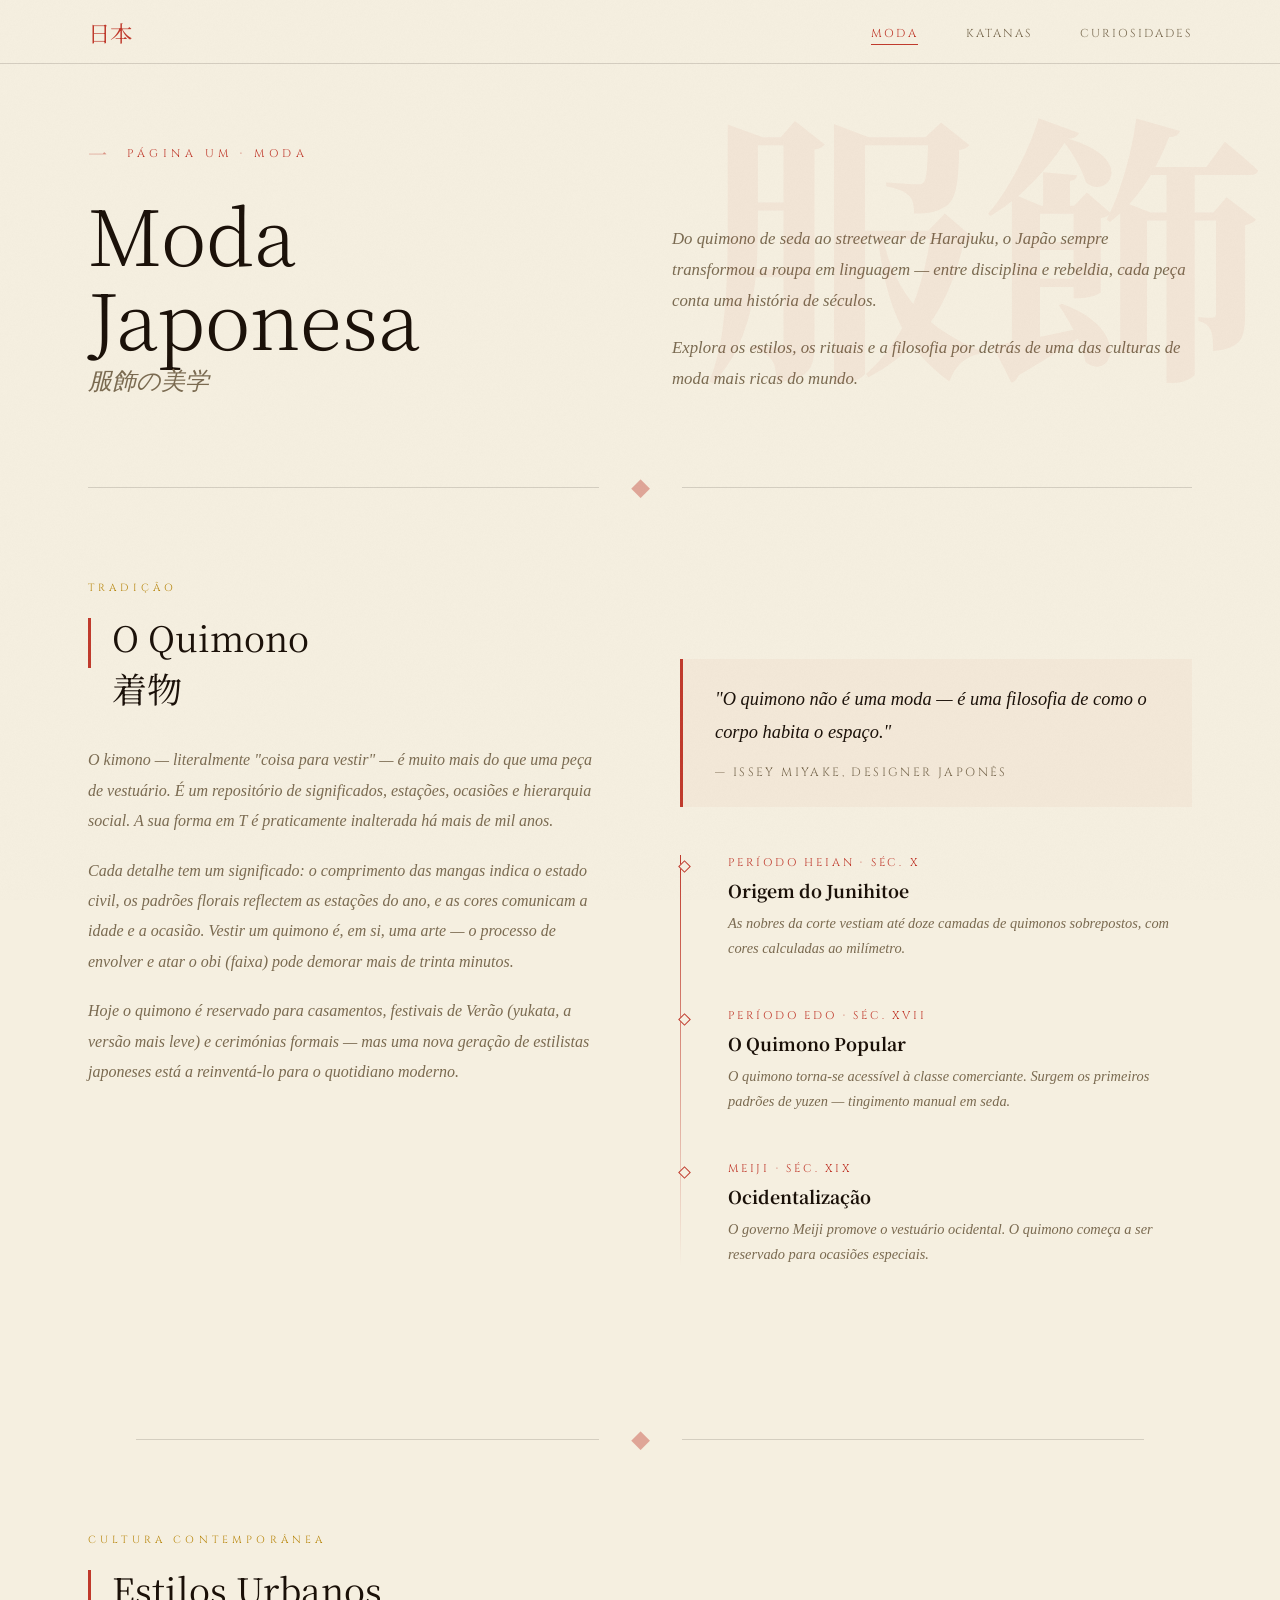
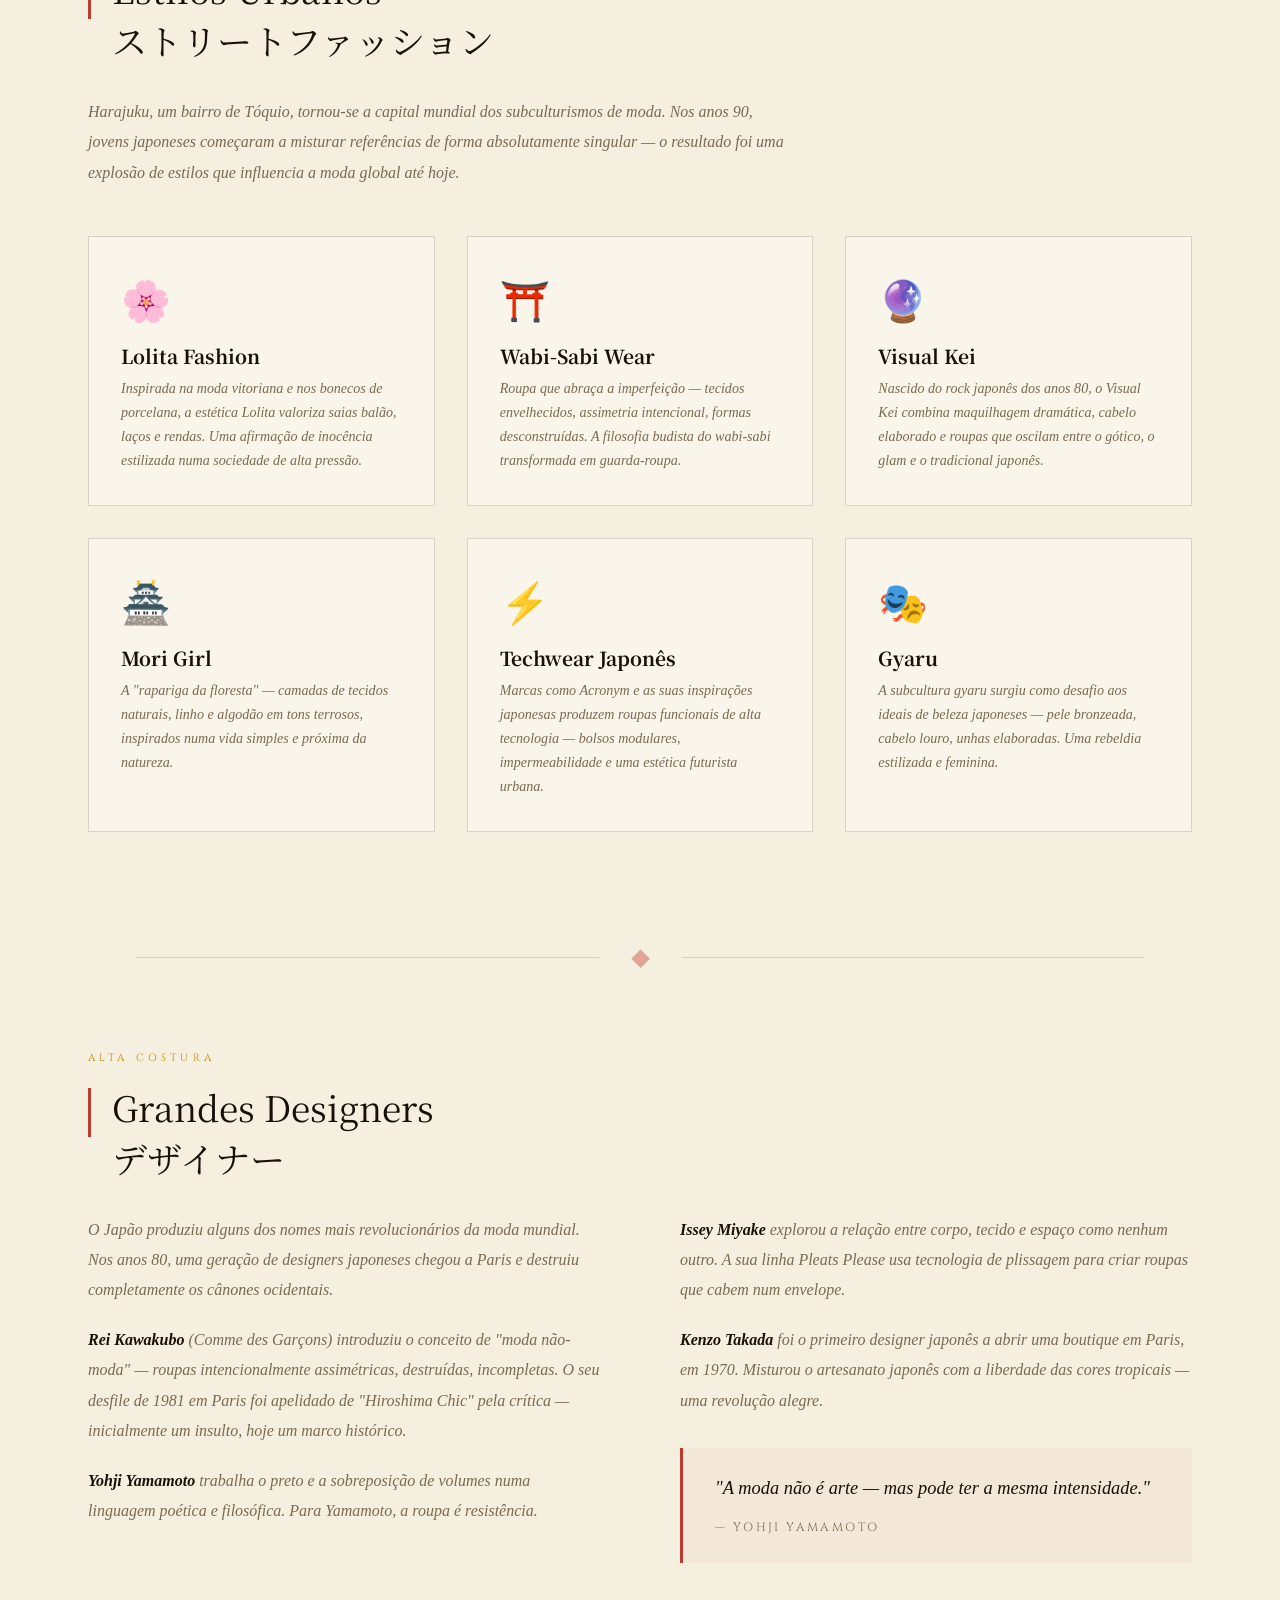
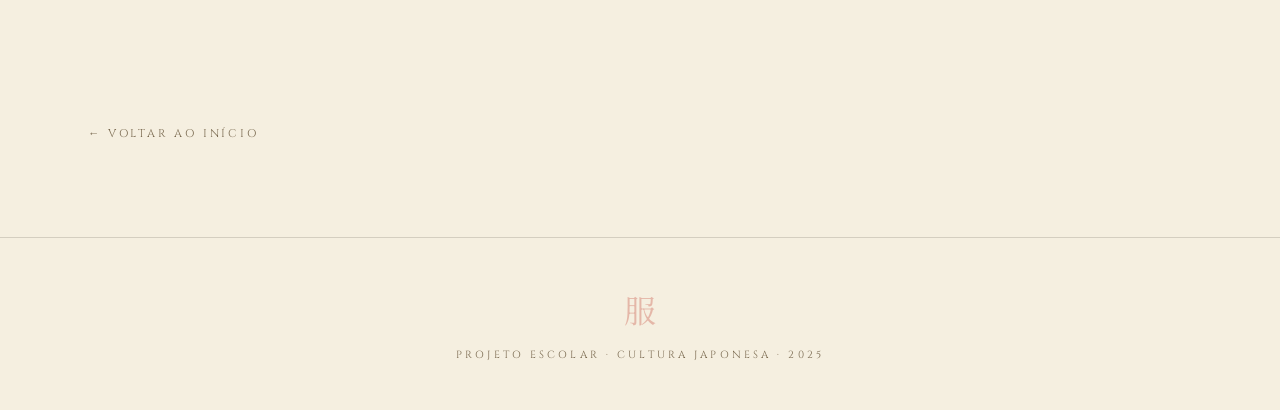
<file: Paulo Costa(2225043)/1/1.html>
<!DOCTYPE html>
<html lang="pt">
<head>
  <meta charset="UTF-8">
  <meta name="viewport" content="width=device-width, initial-scale=1.0">
  <title>服飾 — Moda Japonesa</title>
  <link href="https://fonts.googleapis.com/css2?family=Noto+Serif+JP:wght@300;400;700&family=Cinzel:wght@400;600&family=IM+Fell+English:ital@0;1&display=swap" rel="stylesheet">
  <style>
    :root {
      --ink: #1a1008;
      --paper: #f5efe0;
      --washi: #ede3cc;
      --red: #c0392b;
      --red-dark: #8b1a1a;
      --gold: #b8860b;
      --muted: #7a6a50;
      --border: rgba(26,16,8,0.15);
    }

    *, *::before, *::after { box-sizing: border-box; margin: 0; padding: 0; }

    body {
      background: var(--paper);
      color: var(--ink);
      font-family: 'IM Fell English', serif;
      overflow-x: hidden;
    }

    body::before {
      content: '';
      position: fixed; inset: 0;
      background-image: url("data:image/svg+xml,%3Csvg xmlns='http://www.w3.org/2000/svg' width='300' height='300'%3E%3Cfilter id='noise'%3E%3CfeTurbulence type='fractalNoise' baseFrequency='0.65' numOctaves='3' stitchTiles='stitch'/%3E%3CfeColorMatrix type='saturate' values='0'/%3E%3C/filter%3E%3Crect width='300' height='300' filter='url(%23noise)' opacity='0.04'/%3E%3C/svg%3E");
      pointer-events: none; z-index: 1000; opacity: 0.6;
    }

    /* NAV */
    nav {
      position: fixed; top: 0; left: 0; right: 0; z-index: 500;
      background: rgba(245,239,224,0.92); backdrop-filter: blur(12px);
      border-bottom: 1px solid var(--border); height: 64px;
      display: flex; align-items: center;
    }
    .nav-inner {
      width: 100%; max-width: 1200px; margin: 0 auto; padding: 0 3rem;
      display: flex; align-items: center; justify-content: space-between;
    }
    .nav-logo { font-family: 'Noto Serif JP', serif; font-size: 1.4rem; color: var(--red); text-decoration: none; }
    .nav-links { display: flex; gap: 3rem; list-style: none; }
    .nav-links a {
      font-family: 'Cinzel', serif; font-size: 0.72rem; letter-spacing: 0.18em;
      text-transform: uppercase; color: var(--muted); text-decoration: none;
      position: relative; transition: color 0.3s;
    }
    .nav-links a.active { color: var(--red); }
    .nav-links a::after {
      content: ''; position: absolute; bottom: -4px; left: 0;
      width: 0; height: 1px; background: var(--red);
      transition: width 0.35s ease;
    }
    .nav-links a:hover { color: var(--red); }
    .nav-links a:hover::after, .nav-links a.active::after { width: 100%; }

    /* PAGE HEADER */
    .page-header {
      padding: 140px 3rem 80px;
      max-width: 1200px;
      margin: 0 auto;
      position: relative;
      display: grid;
      grid-template-columns: 1fr 1fr;
      align-items: end;
      gap: 4rem;
    }

    .page-header::after {
      content: '服飾';
      font-family: 'Noto Serif JP', serif;
      font-size: 22vw;
      font-weight: 700;
      color: var(--red);
      opacity: 0.05;
      position: absolute;
      right: -2vw;
      top: 50%;
      transform: translateY(-50%);
      pointer-events: none;
      line-height: 1;
    }

    .header-label {
      font-family: 'Cinzel', serif;
      font-size: 0.7rem;
      letter-spacing: 0.4em;
      text-transform: uppercase;
      color: var(--red);
      display: flex;
      align-items: center;
      gap: 1rem;
      margin-bottom: 1.5rem;
    }

    .header-label::before {
      content: '一';
      font-family: 'Noto Serif JP', serif;
      font-size: 1.2rem;
      opacity: 0.5;
    }

    h1.page-title {
      font-family: 'Noto Serif JP', serif;
      font-size: clamp(3rem, 6vw, 5.5rem);
      font-weight: 300;
      line-height: 1.1;
      color: var(--ink);
    }

    h1.page-title em {
      font-style: normal;
      font-size: 1.5rem;
      color: var(--muted);
      display: block;
      margin-top: 0.5rem;
      font-family: 'IM Fell English', serif;
      font-style: italic;
    }

    .header-text {
      font-size: 1.05rem;
      line-height: 1.85;
      color: var(--muted);
      font-style: italic;
    }

    .header-text p + p { margin-top: 1rem; }

    /* DIVIDER */
    .section-divider {
      max-width: 1200px;
      margin: 0 auto;
      padding: 0 3rem;
      display: flex;
      align-items: center;
      gap: 2rem;
      margin-bottom: 5rem;
    }

    .section-divider::before, .section-divider::after {
      content: ''; flex: 1; height: 1px; background: var(--border);
    }

    .divider-kanji {
      font-family: 'Noto Serif JP', serif;
      font-size: 1.2rem;
      color: var(--red);
      opacity: 0.4;
    }

    /* CONTENT SECTIONS */
    .content {
      max-width: 1200px;
      margin: 0 auto;
      padding: 0 3rem;
    }

    .section {
      margin-bottom: 7rem;
    }

    .section-label {
      font-family: 'Cinzel', serif;
      font-size: 0.65rem;
      letter-spacing: 0.4em;
      text-transform: uppercase;
      color: var(--gold);
      margin-bottom: 1rem;
      display: block;
    }

    h2.section-title {
      font-family: 'Noto Serif JP', serif;
      font-size: 2.2rem;
      font-weight: 400;
      color: var(--ink);
      margin-bottom: 2rem;
      position: relative;
      padding-left: 1.5rem;
    }

    h2.section-title::before {
      content: '';
      position: absolute;
      left: 0; top: 0.2em;
      width: 3px; height: 1.4em;
      background: var(--red);
    }

    .two-col {
      display: grid;
      grid-template-columns: 1fr 1fr;
      gap: 5rem;
      align-items: start;
    }

    .three-col {
      display: grid;
      grid-template-columns: repeat(3, 1fr);
      gap: 2rem;
    }

    p.body-text {
      font-size: 1rem;
      line-height: 1.9;
      color: var(--muted);
      font-style: italic;
    }

    p.body-text + p.body-text { margin-top: 1.2rem; }

    /* STYLE CARDS */
    .style-card {
      border: 1px solid var(--border);
      padding: 2rem;
      background: rgba(255,255,255,0.35);
      transition: transform 0.3s, background 0.3s;
      position: relative;
      overflow: hidden;
    }

    .style-card:hover {
      transform: translateY(-5px);
      background: rgba(255,255,255,0.6);
    }

    .style-card-icon {
      font-family: 'Noto Serif JP', serif;
      font-size: 2.5rem;
      display: block;
      margin-bottom: 1rem;
    }

    .style-card h3 {
      font-family: 'Noto Serif JP', serif;
      font-size: 1.2rem;
      margin-bottom: 0.5rem;
      color: var(--ink);
    }

    .style-card p {
      font-size: 0.88rem;
      line-height: 1.7;
      color: var(--muted);
      font-style: italic;
    }

    /* QUOTE */
    blockquote.washi-quote {
      border-left: 3px solid var(--red);
      padding: 1.5rem 2rem;
      margin: 3rem 0;
      background: rgba(192,57,43,0.04);
      font-style: italic;
      font-size: 1.15rem;
      color: var(--ink);
      line-height: 1.8;
    }

    blockquote.washi-quote cite {
      display: block;
      margin-top: 0.75rem;
      font-size: 0.75rem;
      letter-spacing: 0.2em;
      font-family: 'Cinzel', serif;
      font-style: normal;
      color: var(--muted);
      text-transform: uppercase;
    }

    /* TIMELINE */
    .timeline {
      position: relative;
      padding-left: 3rem;
    }

    .timeline::before {
      content: '';
      position: absolute;
      left: 0; top: 0; bottom: 0;
      width: 1px;
      background: linear-gradient(to bottom, var(--red), transparent);
    }

    .timeline-item {
      position: relative;
      margin-bottom: 3rem;
    }

    .timeline-item::before {
      content: '';
      position: absolute;
      left: -3rem; top: 0.4rem;
      width: 9px; height: 9px;
      border: 1px solid var(--red);
      background: var(--paper);
      transform: rotate(45deg);
    }

    .timeline-date {
      font-family: 'Cinzel', serif;
      font-size: 0.7rem;
      letter-spacing: 0.25em;
      color: var(--red);
      text-transform: uppercase;
      margin-bottom: 0.5rem;
      display: block;
    }

    .timeline-item h3 {
      font-family: 'Noto Serif JP', serif;
      font-size: 1.1rem;
      margin-bottom: 0.5rem;
    }

    .timeline-item p {
      font-size: 0.9rem;
      line-height: 1.7;
      color: var(--muted);
      font-style: italic;
    }

    /* BACK / FOOTER */
    .back-nav {
      max-width: 1200px;
      margin: 0 auto 2rem;
      padding: 0 3rem;
    }

    .back-link {
      font-family: 'Cinzel', serif;
      font-size: 0.7rem;
      letter-spacing: 0.25em;
      text-transform: uppercase;
      color: var(--muted);
      text-decoration: none;
      transition: color 0.3s;
    }
    .back-link:hover { color: var(--red); }

    footer {
      margin-top: 6rem;
      padding: 3rem;
      border-top: 1px solid var(--border);
      text-align: center;
    }

    .footer-kanji {
      font-family: 'Noto Serif JP', serif;
      font-size: 2rem;
      color: var(--red);
      opacity: 0.3;
      display: block;
      margin-bottom: 1rem;
    }

    footer p {
      font-family: 'Cinzel', serif;
      font-size: 0.65rem;
      letter-spacing: 0.3em;
      color: var(--muted);
      text-transform: uppercase;
    }

    @media (max-width: 768px) {
      .page-header, .two-col { grid-template-columns: 1fr; }
      .three-col { grid-template-columns: 1fr; }
      .content, .nav-inner, .back-nav, .section-divider { padding: 0 1.5rem; }
      .page-header { padding: 120px 1.5rem 60px; }
    }
  </style>
</head>
<body>

  <nav>
    <div class="nav-inner">
      <a href="Index.html" class="nav-logo">日本</a>
      <ul class="nav-links">
        <li><a href="1.html" class="active">Moda</a></li>
        <li><a href="2.html">Katanas</a></li>
        <li><a href="3.html">Curiosidades</a></li>
      </ul>
    </div>
  </nav>

  <!-- HEADER -->
  <header class="page-header">
    <div>
      <div class="header-label">Página Um · Moda</div>
      <h1 class="page-title">
        Moda Japonesa
        <em>服飾の美学</em>
      </h1>
    </div>
    <div class="header-text">
      <p>Do quimono de seda ao streetwear de Harajuku, o Japão sempre transformou a roupa em linguagem — entre disciplina e rebeldia, cada peça conta uma história de séculos.</p>
      <p>Explora os estilos, os rituais e a filosofia por detrás de uma das culturas de moda mais ricas do mundo.</p>
    </div>
  </header>

  <div class="section-divider"><span class="divider-kanji">◆</span></div>

  <main class="content">

    <!-- SECTION 1: Quimono -->
    <section class="section">
      <span class="section-label">Tradição</span>
      <div class="two-col">
        <div>
          <h2 class="section-title">O Quimono<br>着物</h2>
          <p class="body-text">O <em>kimono</em> — literalmente "coisa para vestir" — é muito mais do que uma peça de vestuário. É um repositório de significados, estações, ocasiões e hierarquia social. A sua forma em T é praticamente inalterada há mais de mil anos.</p>
          <p class="body-text">Cada detalhe tem um significado: o comprimento das mangas indica o estado civil, os padrões florais reflectem as estações do ano, e as cores comunicam a idade e a ocasião. Vestir um quimono é, em si, uma arte — o processo de envolver e atar o <em>obi</em> (faixa) pode demorar mais de trinta minutos.</p>
          <p class="body-text">Hoje o quimono é reservado para casamentos, festivais de Verão (<em>yukata</em>, a versão mais leve) e cerimónias formais — mas uma nova geração de estilistas japoneses está a reinventá-lo para o quotidiano moderno.</p>
        </div>
        <div>
          <blockquote class="washi-quote">
            "O quimono não é uma moda — é uma filosofia de como o corpo habita o espaço."
            <cite>— Issey Miyake, designer japonês</cite>
          </blockquote>

          <div class="timeline">
            <div class="timeline-item">
              <span class="timeline-date">Período Heian · Séc. X</span>
              <h3>Origem do Junihitoe</h3>
              <p>As nobres da corte vestiam até doze camadas de quimonos sobrepostos, com cores calculadas ao milímetro.</p>
            </div>
            <div class="timeline-item">
              <span class="timeline-date">Período Edo · Séc. XVII</span>
              <h3>O Quimono Popular</h3>
              <p>O quimono torna-se acessível à classe comerciante. Surgem os primeiros padrões de <em>yuzen</em> — tingimento manual em seda.</p>
            </div>
            <div class="timeline-item">
              <span class="timeline-date">Meiji · Séc. XIX</span>
              <h3>Ocidentalização</h3>
              <p>O governo Meiji promove o vestuário ocidental. O quimono começa a ser reservado para ocasiões especiais.</p>
            </div>
          </div>
        </div>
      </div>
    </section>

    <div class="section-divider"><span class="divider-kanji">◆</span></div>

    <!-- SECTION 2: Estilos Urbanos -->
    <section class="section">
      <span class="section-label">Cultura Contemporânea</span>
      <h2 class="section-title">Estilos Urbanos<br>ストリートファッション</h2>
      <p class="body-text" style="max-width:700px; margin-bottom: 3rem;">Harajuku, um bairro de Tóquio, tornou-se a capital mundial dos subculturismos de moda. Nos anos 90, jovens japoneses começaram a misturar referências de forma absolutamente singular — o resultado foi uma explosão de estilos que influencia a moda global até hoje.</p>

      <div class="three-col">
        <div class="style-card">
          <span class="style-card-icon">🌸</span>
          <h3>Lolita Fashion</h3>
          <p>Inspirada na moda vitoriana e nos bonecos de porcelana, a estética Lolita valoriza saias balão, laços e rendas. Uma afirmação de inocência estilizada numa sociedade de alta pressão.</p>
        </div>
        <div class="style-card">
          <span class="style-card-icon">⛩️</span>
          <h3>Wabi-Sabi Wear</h3>
          <p>Roupa que abraça a imperfeição — tecidos envelhecidos, assimetria intencional, formas desconstruídas. A filosofia budista do <em>wabi-sabi</em> transformada em guarda-roupa.</p>
        </div>
        <div class="style-card">
          <span class="style-card-icon">🔮</span>
          <h3>Visual Kei</h3>
          <p>Nascido do rock japonês dos anos 80, o Visual Kei combina maquilhagem dramática, cabelo elaborado e roupas que oscilam entre o gótico, o glam e o tradicional japonês.</p>
        </div>
        <div class="style-card">
          <span class="style-card-icon">🏯</span>
          <h3>Mori Girl</h3>
          <p>A "rapariga da floresta" — camadas de tecidos naturais, linho e algodão em tons terrosos, inspirados numa vida simples e próxima da natureza.</p>
        </div>
        <div class="style-card">
          <span class="style-card-icon">⚡</span>
          <h3>Techwear Japonês</h3>
          <p>Marcas como Acronym e as suas inspirações japonesas produzem roupas funcionais de alta tecnologia — bolsos modulares, impermeabilidade e uma estética futurista urbana.</p>
        </div>
        <div class="style-card">
          <span class="style-card-icon">🎭</span>
          <h3>Gyaru</h3>
          <p>A subcultura <em>gyaru</em> surgiu como desafio aos ideais de beleza japoneses — pele bronzeada, cabelo louro, unhas elaboradas. Uma rebeldia estilizada e feminina.</p>
        </div>
      </div>
    </section>

    <div class="section-divider"><span class="divider-kanji">◆</span></div>

    <!-- SECTION 3: Designers -->
    <section class="section">
      <span class="section-label">Alta Costura</span>
      <h2 class="section-title">Grandes Designers<br>デザイナー</h2>
      <div class="two-col">
        <div>
          <p class="body-text">O Japão produziu alguns dos nomes mais revolucionários da moda mundial. Nos anos 80, uma geração de designers japoneses chegou a Paris e destruiu completamente os cânones ocidentais.</p>
          <p class="body-text"><strong style="color:var(--ink)">Rei Kawakubo</strong> (Comme des Garçons) introduziu o conceito de "moda não-moda" — roupas intencionalmente assimétricas, destruídas, incompletas. O seu desfile de 1981 em Paris foi apelidado de "Hiroshima Chic" pela crítica — inicialmente um insulto, hoje um marco histórico.</p>
          <p class="body-text"><strong style="color:var(--ink)">Yohji Yamamoto</strong> trabalha o preto e a sobreposição de volumes numa linguagem poética e filosófica. Para Yamamoto, a roupa é resistência.</p>
        </div>
        <div>
          <p class="body-text"><strong style="color:var(--ink)">Issey Miyake</strong> explorou a relação entre corpo, tecido e espaço como nenhum outro. A sua linha <em>Pleats Please</em> usa tecnologia de plissagem para criar roupas que cabem num envelope.</p>
          <p class="body-text"><strong style="color:var(--ink)">Kenzo Takada</strong> foi o primeiro designer japonês a abrir uma boutique em Paris, em 1970. Misturou o artesanato japonês com a liberdade das cores tropicais — uma revolução alegre.</p>
          <blockquote class="washi-quote" style="margin-top:2rem">
            "A moda não é arte — mas pode ter a mesma intensidade."
            <cite>— Yohji Yamamoto</cite>
          </blockquote>
        </div>
      </div>
    </section>

  </main>

  <div class="back-nav">
    <a href="Index.html" class="back-link">← Voltar ao início</a>
  </div>

  <footer>
    <span class="footer-kanji">服</span>
    <p>Projeto Escolar · Cultura Japonesa · 2025</p>
  </footer>

</body>
</html>
</file>
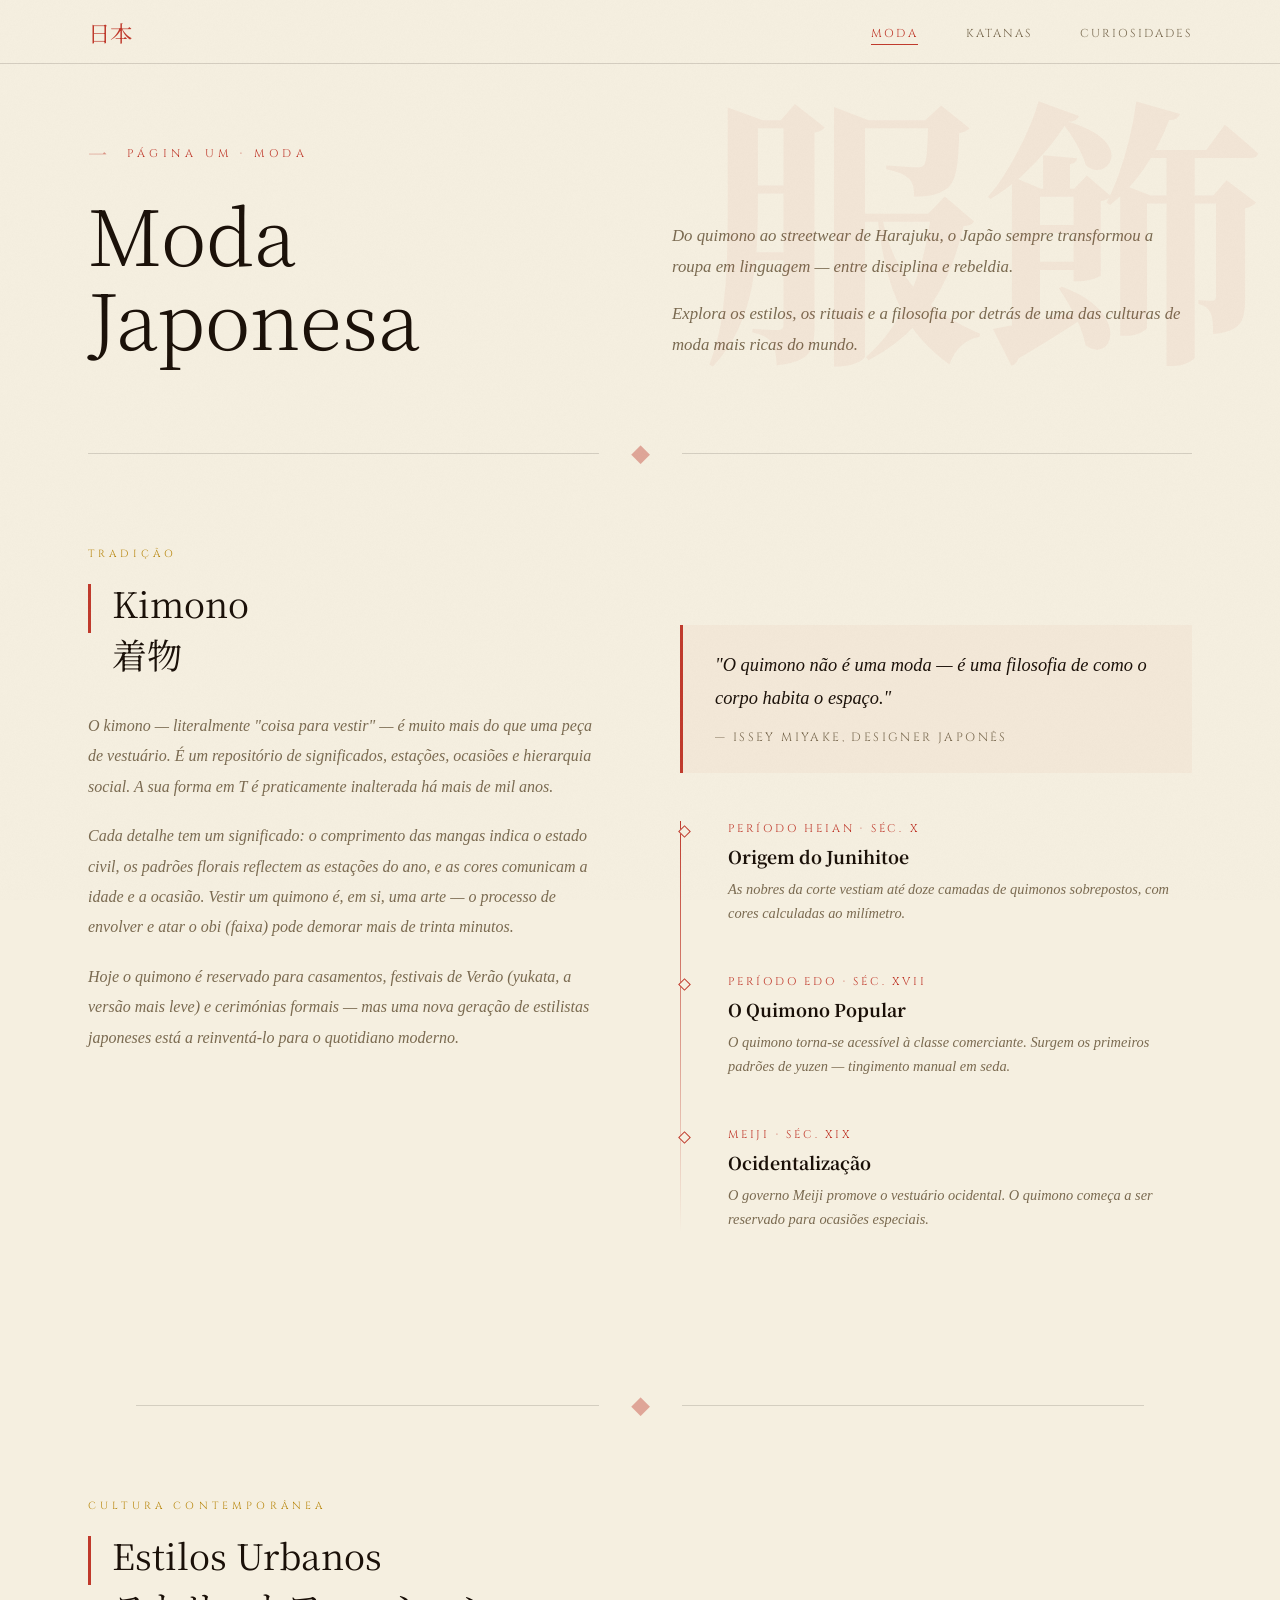
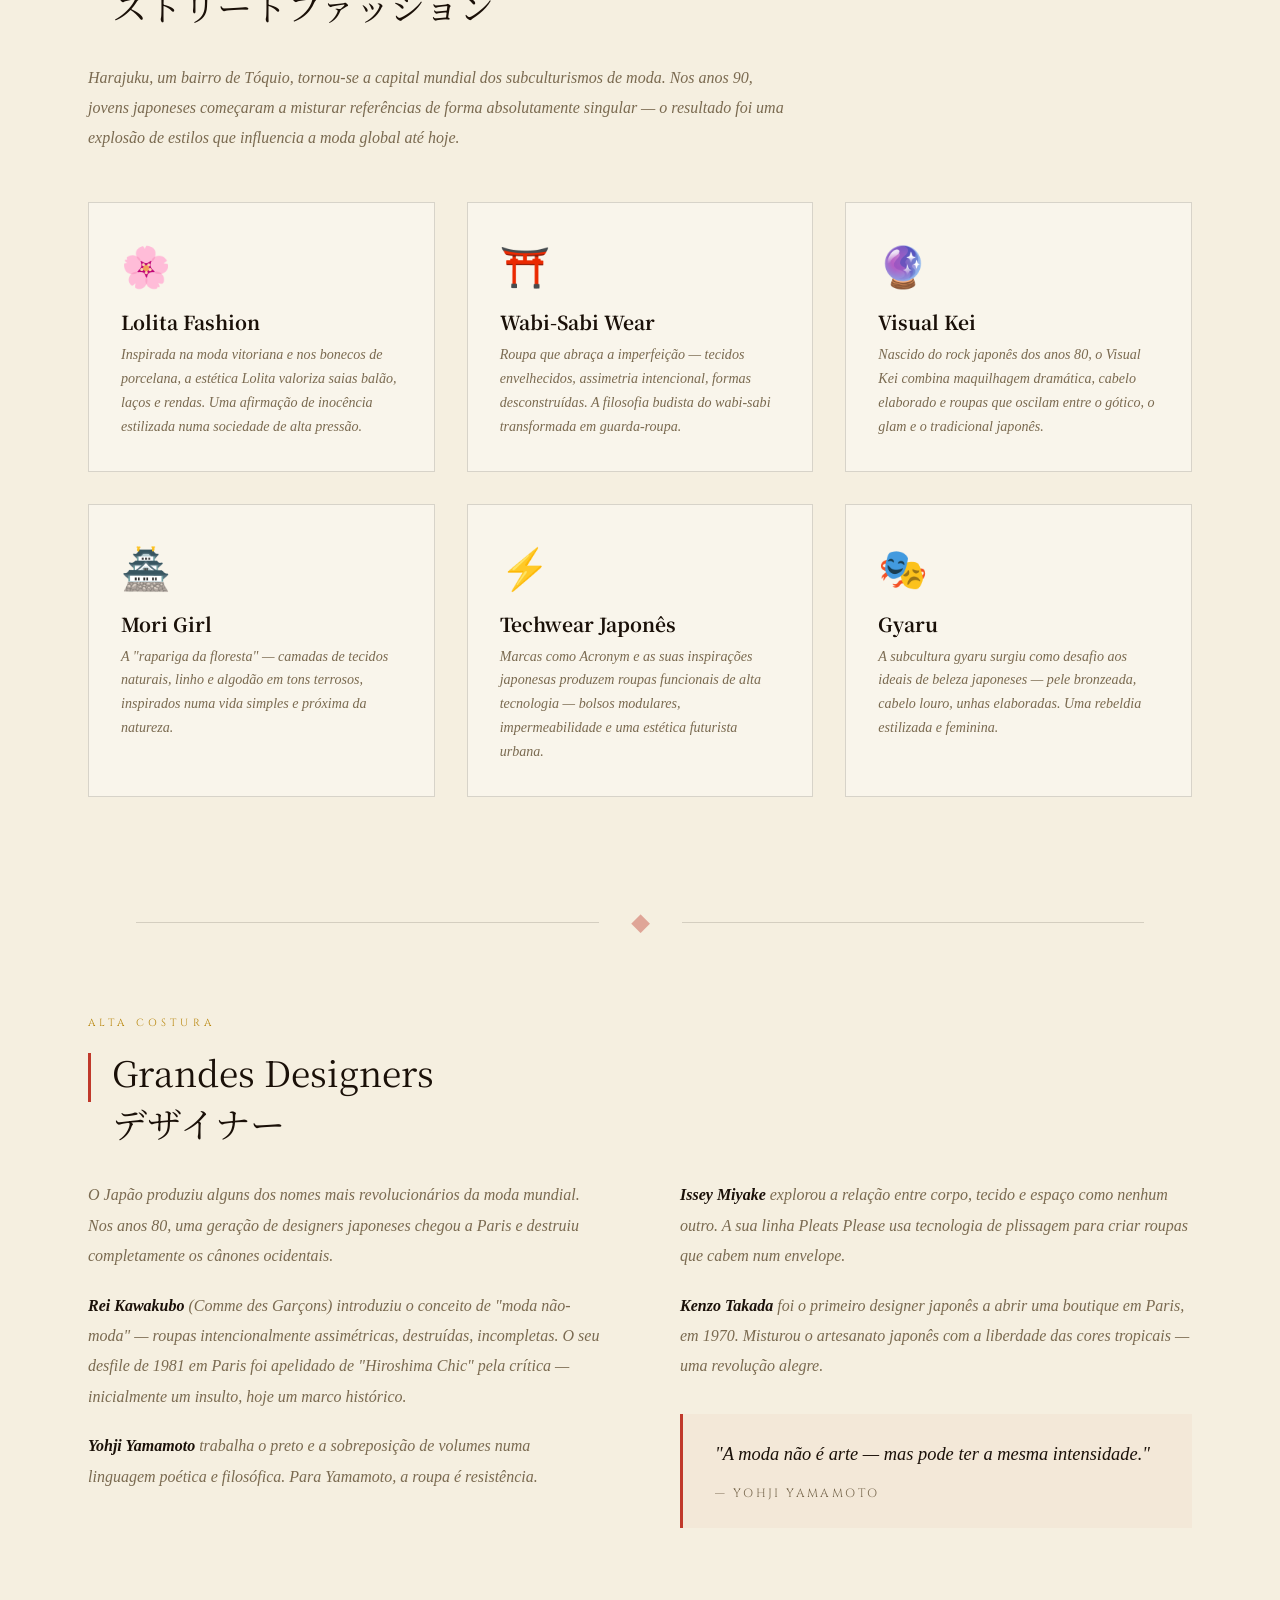
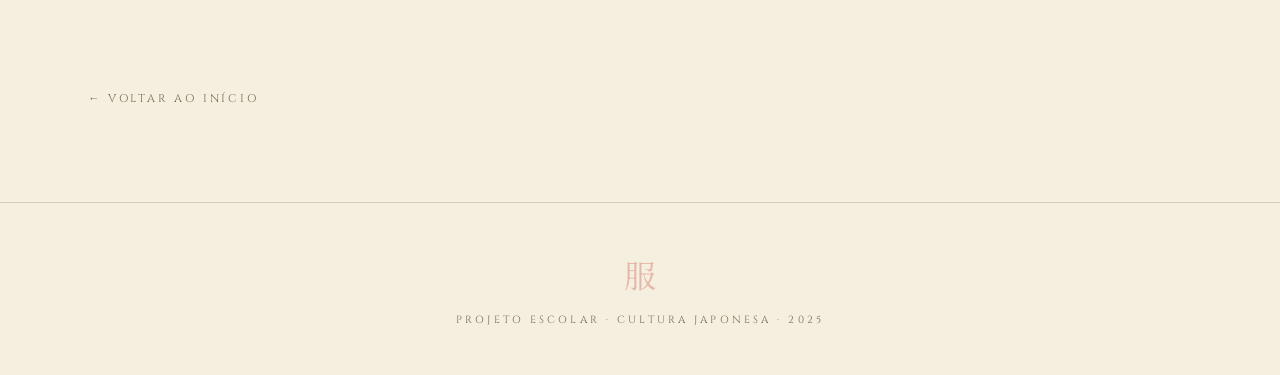
<file: Paulo Costa(2225043)/1/moda.html>
<!DOCTYPE html>
<html lang="pt">
<head>
  <meta charset="UTF-8">
  <meta name="viewport" content="width=device-width, initial-scale=1.0">
  <title>服飾 — Moda Japonesa</title>
  <link href="https://fonts.googleapis.com/css2?family=Noto+Serif+JP:wght@300;400;700&family=Cinzel:wght@400;600&family=IM+Fell+English:ital@0;1&display=swap" rel="stylesheet">
  <link rel="stylesheet" href="modastyle.css">
</head>
<body>

  <nav>
    <div class="nav-inner">
      <a href="/Index/Index.html" class="nav-logo">日本</a>
      <ul class="nav-links">
        <li><a href="moda.html" class="active">Moda</a></li>
        <li><a href="/2/katana.html">Katanas</a></li>
        <li><a href="/3/curiosos.html">Curiosidades</a></li>
      </ul>
    </div>
  </nav>

  <!-- HEADER -->
  <header class="page-header">
    <div>
      <div class="header-label">Página Um · Moda</div>
      <h1 class="page-title">
        Moda Japonesa
      </h1>
    </div>
    <div class="header-text">
      <p>Do quimono ao streetwear de Harajuku, o Japão sempre transformou a roupa em linguagem — entre disciplina e rebeldia.</p>
      <p>Explora os estilos, os rituais e a filosofia por detrás de uma das culturas de moda mais ricas do mundo.</p>
    </div>
  </header>

  <div class="section-divider"><span class="divider-kanji">◆</span></div>

  <main class="content">

    <!-- Quimono -->

    <section class="section">
      <span class="section-label">Tradição</span>
      <div class="two-col">
        <div>
          <h2 class="section-title">Kimono <br>着物</h2>
          <p class="body-text">O <em>kimono</em> — literalmente "coisa para vestir" — é muito mais do que uma peça de vestuário. É um repositório de significados, estações, ocasiões e hierarquia social. A sua forma em T é praticamente inalterada há mais de mil anos.</p>
          <p class="body-text">Cada detalhe tem um significado: o comprimento das mangas indica o estado civil, os padrões florais reflectem as estações do ano, e as cores comunicam a idade e a ocasião. Vestir um quimono é, em si, uma arte — o processo de envolver e atar o <em>obi</em> (faixa) pode demorar mais de trinta minutos.</p>
          <p class="body-text">Hoje o quimono é reservado para casamentos, festivais de Verão (<em>yukata</em>, a versão mais leve) e cerimónias formais — mas uma nova geração de estilistas japoneses está a reinventá-lo para o quotidiano moderno.</p>
        </div>
        <div>
          <blockquote class="washi-quote">
            "O quimono não é uma moda — é uma filosofia de como o corpo habita o espaço."
            <cite>— Issey Miyake, designer japonês</cite>
          </blockquote>

          <div class="timeline">
            <div class="timeline-item">
              <span class="timeline-date">Período Heian · Séc. X</span>
              <h3>Origem do Junihitoe</h3>
              <p>As nobres da corte vestiam até doze camadas de quimonos sobrepostos, com cores calculadas ao milímetro.</p>
            </div>
            <div class="timeline-item">
              <span class="timeline-date">Período Edo · Séc. XVII</span>
              <h3>O Quimono Popular</h3>
              <p>O quimono torna-se acessível à classe comerciante. Surgem os primeiros padrões de <em>yuzen</em> — tingimento manual em seda.</p>
            </div>
            <div class="timeline-item">
              <span class="timeline-date">Meiji · Séc. XIX</span>
              <h3>Ocidentalização</h3>
              <p>O governo Meiji promove o vestuário ocidental. O quimono começa a ser reservado para ocasiões especiais.</p>
            </div>
          </div>
        </div>
      </div>
    </section>

    <div class="section-divider"><span class="divider-kanji">◆</span></div>

    <!-- SECTION 2: Estilos Urbanos -->
    <section class="section">
      <span class="section-label">Cultura Contemporânea</span>
      <h2 class="section-title">Estilos Urbanos<br>ストリートファッション</h2>
      <p class="body-text" style="max-width:700px; margin-bottom: 3rem;">Harajuku, um bairro de Tóquio, tornou-se a capital mundial dos subculturismos de moda. Nos anos 90, jovens japoneses começaram a misturar referências de forma absolutamente singular — o resultado foi uma explosão de estilos que influencia a moda global até hoje.</p>

      <div class="three-col">
        <div class="style-card">
          <span class="style-card-icon">🌸</span>
          <h3>Lolita Fashion</h3>
          <p>Inspirada na moda vitoriana e nos bonecos de porcelana, a estética Lolita valoriza saias balão, laços e rendas. Uma afirmação de inocência estilizada numa sociedade de alta pressão.</p>
        </div>
        <div class="style-card">
          <span class="style-card-icon">⛩️</span>
          <h3>Wabi-Sabi Wear</h3>
          <p>Roupa que abraça a imperfeição — tecidos envelhecidos, assimetria intencional, formas desconstruídas. A filosofia budista do <em>wabi-sabi</em> transformada em guarda-roupa.</p>
        </div>
        <div class="style-card">
          <span class="style-card-icon">🔮</span>
          <h3>Visual Kei</h3>
          <p>Nascido do rock japonês dos anos 80, o Visual Kei combina maquilhagem dramática, cabelo elaborado e roupas que oscilam entre o gótico, o glam e o tradicional japonês.</p>
        </div>
        <div class="style-card">
          <span class="style-card-icon">🏯</span>
          <h3>Mori Girl</h3>
          <p>A "rapariga da floresta" — camadas de tecidos naturais, linho e algodão em tons terrosos, inspirados numa vida simples e próxima da natureza.</p>
        </div>
        <div class="style-card">
          <span class="style-card-icon">⚡</span>
          <h3>Techwear Japonês</h3>
          <p>Marcas como Acronym e as suas inspirações japonesas produzem roupas funcionais de alta tecnologia — bolsos modulares, impermeabilidade e uma estética futurista urbana.</p>
        </div>
        <div class="style-card">
          <span class="style-card-icon">🎭</span>
          <h3>Gyaru</h3>
          <p>A subcultura <em>gyaru</em> surgiu como desafio aos ideais de beleza japoneses — pele bronzeada, cabelo louro, unhas elaboradas. Uma rebeldia estilizada e feminina.</p>
        </div>
      </div>
    </section>

    <div class="section-divider"><span class="divider-kanji">◆</span></div>

    <!-- SECTION 3: Designers -->
    <section class="section">
      <span class="section-label">Alta Costura</span>
      <h2 class="section-title">Grandes Designers<br>デザイナー</h2>
      <div class="two-col">
        <div>
          <p class="body-text">O Japão produziu alguns dos nomes mais revolucionários da moda mundial. Nos anos 80, uma geração de designers japoneses chegou a Paris e destruiu completamente os cânones ocidentais.</p>
          <p class="body-text"><strong style="color:var(--ink)">Rei Kawakubo</strong> (Comme des Garçons) introduziu o conceito de "moda não-moda" — roupas intencionalmente assimétricas, destruídas, incompletas. O seu desfile de 1981 em Paris foi apelidado de "Hiroshima Chic" pela crítica — inicialmente um insulto, hoje um marco histórico.</p>
          <p class="body-text"><strong style="color:var(--ink)">Yohji Yamamoto</strong> trabalha o preto e a sobreposição de volumes numa linguagem poética e filosófica. Para Yamamoto, a roupa é resistência.</p>
        </div>
        <div>
          <p class="body-text"><strong style="color:var(--ink)">Issey Miyake</strong> explorou a relação entre corpo, tecido e espaço como nenhum outro. A sua linha <em>Pleats Please</em> usa tecnologia de plissagem para criar roupas que cabem num envelope.</p>
          <p class="body-text"><strong style="color:var(--ink)">Kenzo Takada</strong> foi o primeiro designer japonês a abrir uma boutique em Paris, em 1970. Misturou o artesanato japonês com a liberdade das cores tropicais — uma revolução alegre.</p>
          <blockquote class="washi-quote" style="margin-top:2rem">
            "A moda não é arte — mas pode ter a mesma intensidade."
            <cite>— Yohji Yamamoto</cite>
          </blockquote>
        </div>
      </div>
    </section>

  </main>

  <div class="back-nav">
    <a href="/Index/Index.html" class="back-link">← Voltar ao início</a>
  </div>

  <footer>
    <span class="footer-kanji">服</span>
    <p>Projeto Escolar · Cultura Japonesa · 2025</p>
  </footer>

</body>
</html>
</file>
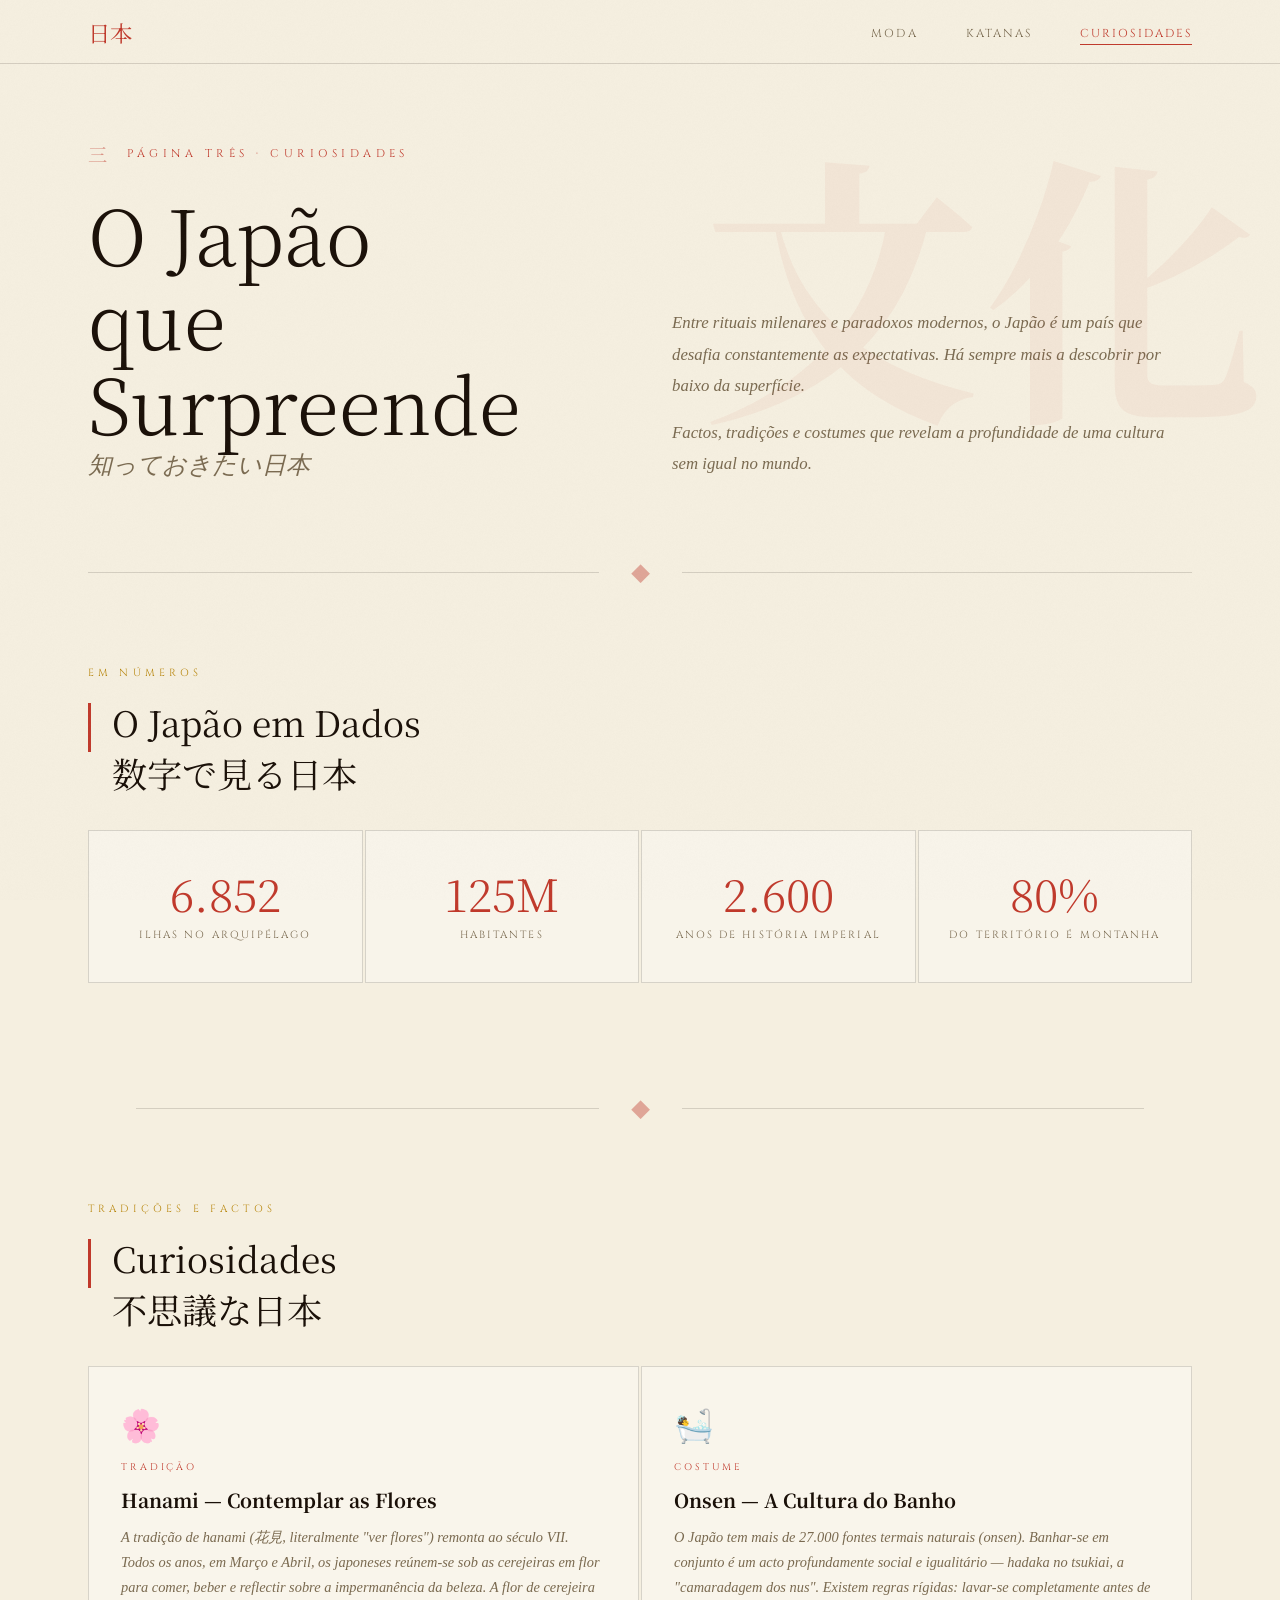
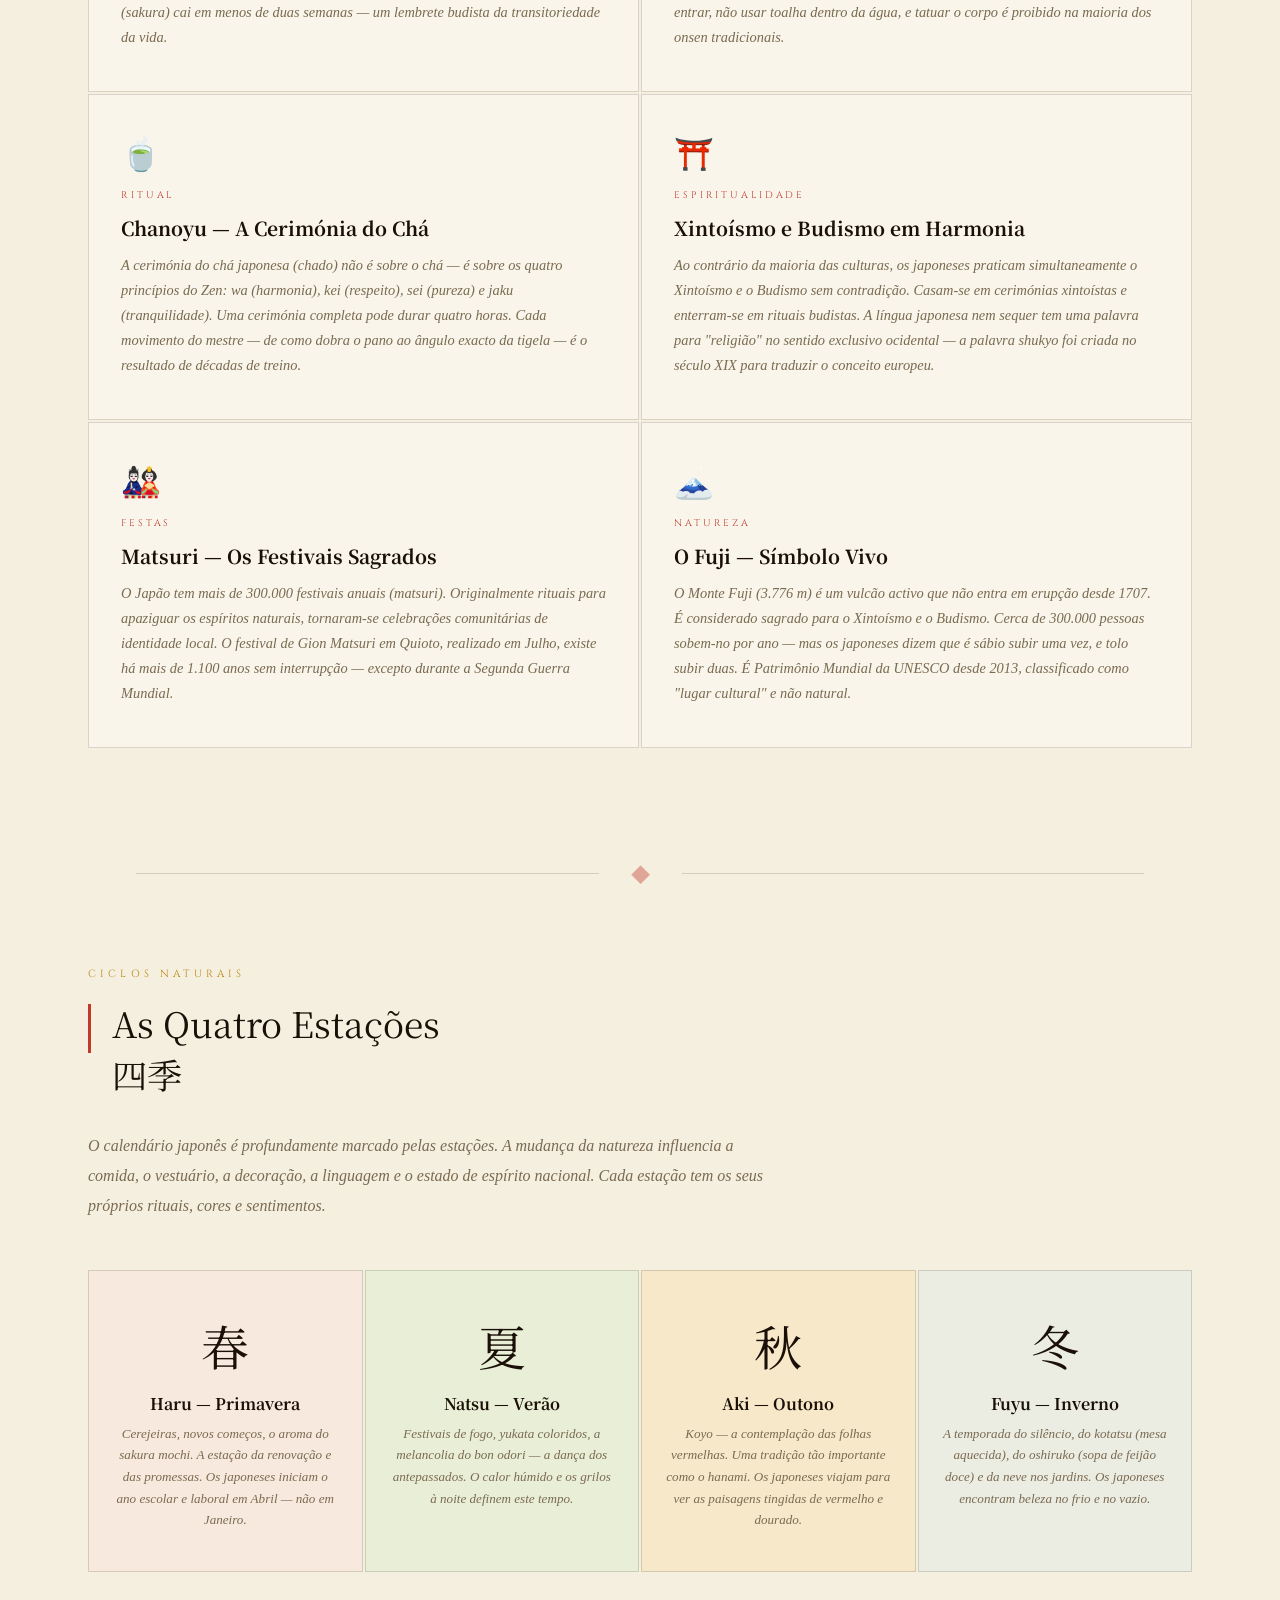
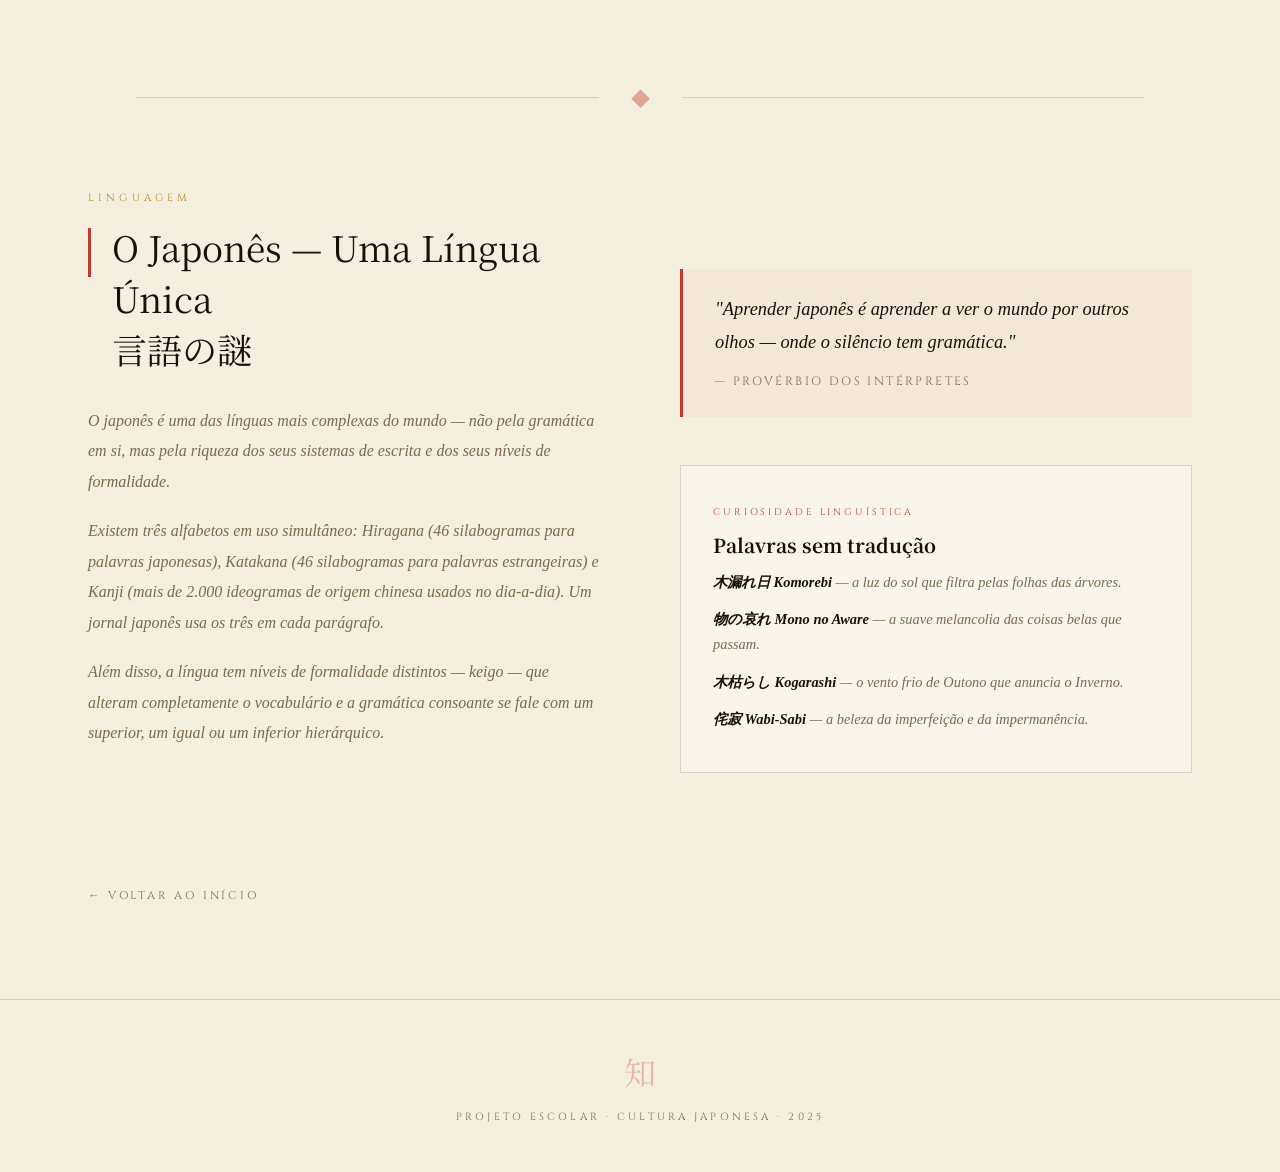
<file: Paulo Costa(2225043)/3/3.html>
<!DOCTYPE html>
<html lang="pt">
<head>
  <meta charset="UTF-8">
  <meta name="viewport" content="width=device-width, initial-scale=1.0">
  <title>文化 — Curiosidades</title>
  <link href="https://fonts.googleapis.com/css2?family=Noto+Serif+JP:wght@300;400;700&family=Cinzel:wght@400;600&family=IM+Fell+English:ital@0;1&display=swap" rel="stylesheet">
  <style>
    :root {
      --ink: #1a1008;
      --paper: #f5efe0;
      --washi: #ede3cc;
      --red: #c0392b;
      --red-dark: #8b1a1a;
      --gold: #b8860b;
      --muted: #7a6a50;
      --border: rgba(26,16,8,0.15);
    }

    *, *::before, *::after { box-sizing: border-box; margin: 0; padding: 0; }

    body {
      background: var(--paper);
      color: var(--ink);
      font-family: 'IM Fell English', serif;
      overflow-x: hidden;
    }

    body::before {
      content: '';
      position: fixed; inset: 0;
      background-image: url("data:image/svg+xml,%3Csvg xmlns='http://www.w3.org/2000/svg' width='300' height='300'%3E%3Cfilter id='noise'%3E%3CfeTurbulence type='fractalNoise' baseFrequency='0.65' numOctaves='3' stitchTiles='stitch'/%3E%3CfeColorMatrix type='saturate' values='0'/%3E%3C/filter%3E%3Crect width='300' height='300' filter='url(%23noise)' opacity='0.04'/%3E%3C/svg%3E");
      pointer-events: none; z-index: 1000; opacity: 0.6;
    }

    /* NAV */
    nav {
      position: fixed; top: 0; left: 0; right: 0; z-index: 500;
      background: rgba(245,239,224,0.92); backdrop-filter: blur(12px);
      border-bottom: 1px solid var(--border); height: 64px;
      display: flex; align-items: center;
    }
    .nav-inner { width: 100%; max-width: 1200px; margin: 0 auto; padding: 0 3rem; display: flex; align-items: center; justify-content: space-between; }
    .nav-logo { font-family: 'Noto Serif JP', serif; font-size: 1.4rem; color: var(--red); text-decoration: none; }
    .nav-links { display: flex; gap: 3rem; list-style: none; }
    .nav-links a { font-family: 'Cinzel', serif; font-size: 0.72rem; letter-spacing: 0.18em; text-transform: uppercase; color: var(--muted); text-decoration: none; position: relative; transition: color 0.3s; }
    .nav-links a.active { color: var(--red); }
    .nav-links a::after { content: ''; position: absolute; bottom: -4px; left: 0; width: 0; height: 1px; background: var(--red); transition: width 0.35s ease; }
    .nav-links a:hover { color: var(--red); }
    .nav-links a:hover::after, .nav-links a.active::after { width: 100%; }

    /* HEADER */
    .page-header {
      padding: 140px 3rem 80px;
      max-width: 1200px; margin: 0 auto;
      display: grid; grid-template-columns: 1fr 1fr;
      align-items: end; gap: 4rem; position: relative;
    }
    .page-header::after {
      content: '文化'; font-family: 'Noto Serif JP', serif;
      font-size: 22vw; font-weight: 700; color: var(--red); opacity: 0.05;
      position: absolute; right: -2vw; top: 50%; transform: translateY(-50%);
      pointer-events: none; line-height: 1;
    }
    .header-label { font-family: 'Cinzel', serif; font-size: 0.7rem; letter-spacing: 0.4em; text-transform: uppercase; color: var(--red); display: flex; align-items: center; gap: 1rem; margin-bottom: 1.5rem; }
    .header-label::before { content: '三'; font-family: 'Noto Serif JP', serif; font-size: 1.2rem; opacity: 0.5; }
    h1.page-title { font-family: 'Noto Serif JP', serif; font-size: clamp(3rem, 6vw, 5.5rem); font-weight: 300; line-height: 1.1; color: var(--ink); }
    h1.page-title em { font-style: normal; font-size: 1.5rem; color: var(--muted); display: block; margin-top: 0.5rem; font-family: 'IM Fell English', serif; font-style: italic; }
    .header-text { font-size: 1.05rem; line-height: 1.85; color: var(--muted); font-style: italic; }
    .header-text p + p { margin-top: 1rem; }

    /* DIVIDER */
    .section-divider { max-width: 1200px; margin: 0 auto; padding: 0 3rem; display: flex; align-items: center; gap: 2rem; margin-bottom: 5rem; }
    .section-divider::before, .section-divider::after { content: ''; flex: 1; height: 1px; background: var(--border); }
    .divider-kanji { font-family: 'Noto Serif JP', serif; font-size: 1.2rem; color: var(--red); opacity: 0.4; }

    /* CONTENT */
    .content { max-width: 1200px; margin: 0 auto; padding: 0 3rem; }
    .section { margin-bottom: 7rem; }
    .section-label { font-family: 'Cinzel', serif; font-size: 0.65rem; letter-spacing: 0.4em; text-transform: uppercase; color: var(--gold); margin-bottom: 1rem; display: block; }
    h2.section-title { font-family: 'Noto Serif JP', serif; font-size: 2.2rem; font-weight: 400; color: var(--ink); margin-bottom: 2rem; position: relative; padding-left: 1.5rem; }
    h2.section-title::before { content: ''; position: absolute; left: 0; top: 0.2em; width: 3px; height: 1.4em; background: var(--red); }
    .two-col { display: grid; grid-template-columns: 1fr 1fr; gap: 5rem; align-items: start; }
    p.body-text { font-size: 1rem; line-height: 1.9; color: var(--muted); font-style: italic; }
    p.body-text + p.body-text { margin-top: 1.2rem; }

    /* CURIOSITY CARDS — large grid */
    .curiosity-grid {
      display: grid;
      grid-template-columns: repeat(2, 1fr);
      gap: 2px;
    }

    .curiosity-card {
      padding: 2.5rem 2rem;
      background: rgba(255,255,255,0.35);
      border: 1px solid var(--border);
      transition: background 0.3s, transform 0.3s;
      position: relative;
      overflow: hidden;
    }

    .curiosity-card:hover {
      background: rgba(255,255,255,0.6);
      transform: translateY(-3px);
    }

    .curiosity-card .c-icon {
      font-size: 2rem;
      display: block;
      margin-bottom: 1rem;
    }

    .curiosity-card .c-tag {
      font-family: 'Cinzel', serif;
      font-size: 0.6rem;
      letter-spacing: 0.3em;
      text-transform: uppercase;
      color: var(--red);
      display: block;
      margin-bottom: 0.75rem;
    }

    .curiosity-card h3 {
      font-family: 'Noto Serif JP', serif;
      font-size: 1.2rem;
      margin-bottom: 0.75rem;
      color: var(--ink);
    }

    .curiosity-card p {
      font-size: 0.9rem;
      line-height: 1.75;
      color: var(--muted);
      font-style: italic;
    }

    /* NUMBERS SECTION */
    .numbers-row {
      display: grid;
      grid-template-columns: repeat(4, 1fr);
      gap: 2px;
      margin: 2rem 0;
    }

    .stat-box {
      padding: 2.5rem 1.5rem;
      text-align: center;
      border: 1px solid var(--border);
      background: rgba(255,255,255,0.3);
    }

    .stat-number {
      font-family: 'Noto Serif JP', serif;
      font-size: 2.8rem;
      font-weight: 300;
      color: var(--red);
      display: block;
      line-height: 1;
      margin-bottom: 0.5rem;
    }

    .stat-label {
      font-family: 'Cinzel', serif;
      font-size: 0.65rem;
      letter-spacing: 0.2em;
      text-transform: uppercase;
      color: var(--muted);
    }

    /* SEASONS */
    .seasons-grid {
      display: grid;
      grid-template-columns: repeat(4, 1fr);
      gap: 2px;
    }

    .season-card {
      padding: 2.5rem 1.5rem;
      border: 1px solid var(--border);
      text-align: center;
      transition: background 0.3s;
    }

    .season-card:nth-child(1) { background: rgba(255,192,203,0.15); }
    .season-card:nth-child(2) { background: rgba(144,238,144,0.12); }
    .season-card:nth-child(3) { background: rgba(255,165,0,0.1); }
    .season-card:nth-child(4) { background: rgba(173,216,230,0.15); }

    .season-card:hover { filter: brightness(1.05); }

    .season-kanji {
      font-family: 'Noto Serif JP', serif;
      font-size: 3rem;
      display: block;
      margin-bottom: 0.75rem;
    }

    .season-card h3 {
      font-family: 'Noto Serif JP', serif;
      font-size: 1rem;
      margin-bottom: 0.5rem;
    }

    .season-card p {
      font-size: 0.82rem;
      line-height: 1.65;
      color: var(--muted);
      font-style: italic;
    }

    /* QUOTE */
    blockquote.washi-quote {
      border-left: 3px solid var(--red); padding: 1.5rem 2rem; margin: 3rem 0;
      background: rgba(192,57,43,0.04); font-style: italic; font-size: 1.15rem;
      color: var(--ink); line-height: 1.8;
    }
    blockquote.washi-quote cite {
      display: block; margin-top: 0.75rem; font-size: 0.75rem; letter-spacing: 0.2em;
      font-family: 'Cinzel', serif; font-style: normal; color: var(--muted); text-transform: uppercase;
    }

    /* FOOTER */
    .back-nav { max-width: 1200px; margin: 0 auto 2rem; padding: 0 3rem; }
    .back-link { font-family: 'Cinzel', serif; font-size: 0.7rem; letter-spacing: 0.25em; text-transform: uppercase; color: var(--muted); text-decoration: none; transition: color 0.3s; }
    .back-link:hover { color: var(--red); }
    footer { margin-top: 6rem; padding: 3rem; border-top: 1px solid var(--border); text-align: center; }
    .footer-kanji { font-family: 'Noto Serif JP', serif; font-size: 2rem; color: var(--red); opacity: 0.3; display: block; margin-bottom: 1rem; }
    footer p { font-family: 'Cinzel', serif; font-size: 0.65rem; letter-spacing: 0.3em; color: var(--muted); text-transform: uppercase; }

    @media (max-width: 768px) {
      .page-header, .two-col { grid-template-columns: 1fr; }
      .curiosity-grid, .seasons-grid, .numbers-row { grid-template-columns: 1fr; }
      .content, .nav-inner, .back-nav, .section-divider { padding: 0 1.5rem; }
      .page-header { padding: 120px 1.5rem 60px; }
    }
  </style>
</head>
<body>

  <nav>
    <div class="nav-inner">
      <a href="Index.html" class="nav-logo">日本</a>
      <ul class="nav-links">
        <li><a href="1.html">Moda</a></li>
        <li><a href="2.html">Katanas</a></li>
        <li><a href="3.html" class="active">Curiosidades</a></li>
      </ul>
    </div>
  </nav>

  <!-- HEADER -->
  <header class="page-header">
    <div>
      <div class="header-label">Página Três · Curiosidades</div>
      <h1 class="page-title">
        O Japão<br>que Surpreende
        <em>知っておきたい日本</em>
      </h1>
    </div>
    <div class="header-text">
      <p>Entre rituais milenares e paradoxos modernos, o Japão é um país que desafia constantemente as expectativas. Há sempre mais a descobrir por baixo da superfície.</p>
      <p>Factos, tradições e costumes que revelam a profundidade de uma cultura sem igual no mundo.</p>
    </div>
  </header>

  <div class="section-divider"><span class="divider-kanji">◆</span></div>

  <main class="content">

    <!-- NÚMEROS -->
    <section class="section">
      <span class="section-label">Em Números</span>
      <h2 class="section-title">O Japão em Dados<br>数字で見る日本</h2>
      <div class="numbers-row">
        <div class="stat-box">
          <span class="stat-number">6.852</span>
          <span class="stat-label">Ilhas no arquipélago</span>
        </div>
        <div class="stat-box">
          <span class="stat-number">125M</span>
          <span class="stat-label">Habitantes</span>
        </div>
        <div class="stat-box">
          <span class="stat-number">2.600</span>
          <span class="stat-label">Anos de história imperial</span>
        </div>
        <div class="stat-box">
          <span class="stat-number">80%</span>
          <span class="stat-label">Do território é montanha</span>
        </div>
      </div>
    </section>

    <div class="section-divider"><span class="divider-kanji">◆</span></div>

    <!-- CURIOSIDADES PRINCIPAIS -->
    <section class="section">
      <span class="section-label">Tradições e Factos</span>
      <h2 class="section-title">Curiosidades<br>不思議な日本</h2>
      <div class="curiosity-grid">

        <div class="curiosity-card">
          <span class="c-icon">🌸</span>
          <span class="c-tag">Tradição</span>
          <h3>Hanami — Contemplar as Flores</h3>
          <p>A tradição de <em>hanami</em> (花見, literalmente "ver flores") remonta ao século VII. Todos os anos, em Março e Abril, os japoneses reúnem-se sob as cerejeiras em flor para comer, beber e reflectir sobre a impermanência da beleza. A flor de cerejeira (<em>sakura</em>) cai em menos de duas semanas — um lembrete budista da transitoriedade da vida.</p>
        </div>

        <div class="curiosity-card">
          <span class="c-icon">🛀</span>
          <span class="c-tag">Costume</span>
          <h3>Onsen — A Cultura do Banho</h3>
          <p>O Japão tem mais de 27.000 fontes termais naturais (<em>onsen</em>). Banhar-se em conjunto é um acto profundamente social e igualitário — <em>hadaka no tsukiai</em>, a "camaradagem dos nus". Existem regras rígidas: lavar-se completamente antes de entrar, não usar toalha dentro da água, e tatuar o corpo é proibido na maioria dos onsen tradicionais.</p>
        </div>

        <div class="curiosity-card">
          <span class="c-icon">🍵</span>
          <span class="c-tag">Ritual</span>
          <h3>Chanoyu — A Cerimónia do Chá</h3>
          <p>A cerimónia do chá japonesa (<em>chado</em>) não é sobre o chá — é sobre os quatro princípios do Zen: <em>wa</em> (harmonia), <em>kei</em> (respeito), <em>sei</em> (pureza) e <em>jaku</em> (tranquilidade). Uma cerimónia completa pode durar quatro horas. Cada movimento do mestre — de como dobra o pano ao ângulo exacto da tigela — é o resultado de décadas de treino.</p>
        </div>

        <div class="curiosity-card">
          <span class="c-icon">⛩️</span>
          <span class="c-tag">Espiritualidade</span>
          <h3>Xintoísmo e Budismo em Harmonia</h3>
          <p>Ao contrário da maioria das culturas, os japoneses praticam simultaneamente o Xintoísmo e o Budismo sem contradição. Casam-se em cerimónias xintoístas e enterram-se em rituais budistas. A língua japonesa nem sequer tem uma palavra para "religião" no sentido exclusivo ocidental — a palavra <em>shukyo</em> foi criada no século XIX para traduzir o conceito europeu.</p>
        </div>

        <div class="curiosity-card">
          <span class="c-icon">🎎</span>
          <span class="c-tag">Festas</span>
          <h3>Matsuri — Os Festivais Sagrados</h3>
          <p>O Japão tem mais de 300.000 festivais anuais (<em>matsuri</em>). Originalmente rituais para apaziguar os espíritos naturais, tornaram-se celebrações comunitárias de identidade local. O festival de <em>Gion Matsuri</em> em Quioto, realizado em Julho, existe há mais de 1.100 anos sem interrupção — excepto durante a Segunda Guerra Mundial.</p>
        </div>

        <div class="curiosity-card">
          <span class="c-icon">🗻</span>
          <span class="c-tag">Natureza</span>
          <h3>O Fuji — Símbolo Vivo</h3>
          <p>O Monte Fuji (3.776 m) é um vulcão activo que não entra em erupção desde 1707. É considerado sagrado para o Xintoísmo e o Budismo. Cerca de 300.000 pessoas sobem-no por ano — mas os japoneses dizem que é sábio subir uma vez, e tolo subir duas. É Patrimônio Mundial da UNESCO desde 2013, classificado como "lugar cultural" e não natural.</p>
        </div>

      </div>
    </section>

    <div class="section-divider"><span class="divider-kanji">◆</span></div>

    <!-- ESTAÇÕES -->
    <section class="section">
      <span class="section-label">Ciclos Naturais</span>
      <h2 class="section-title">As Quatro Estações<br>四季</h2>
      <p class="body-text" style="max-width:680px; margin-bottom:3rem">O calendário japonês é profundamente marcado pelas estações. A mudança da natureza influencia a comida, o vestuário, a decoração, a linguagem e o estado de espírito nacional. Cada estação tem os seus próprios rituais, cores e sentimentos.</p>

      <div class="seasons-grid">
        <div class="season-card">
          <span class="season-kanji">春</span>
          <h3>Haru — Primavera</h3>
          <p>Cerejeiras, novos começos, o aroma do <em>sakura mochi</em>. A estação da renovação e das promessas. Os japoneses iniciam o ano escolar e laboral em Abril — não em Janeiro.</p>
        </div>
        <div class="season-card">
          <span class="season-kanji">夏</span>
          <h3>Natsu — Verão</h3>
          <p>Festivais de fogo, <em>yukata</em> coloridos, a melancolia do <em>bon odori</em> — a dança dos antepassados. O calor húmido e os grilos à noite definem este tempo.</p>
        </div>
        <div class="season-card">
          <span class="season-kanji">秋</span>
          <h3>Aki — Outono</h3>
          <p><em>Koyo</em> — a contemplação das folhas vermelhas. Uma tradição tão importante como o <em>hanami</em>. Os japoneses viajam para ver as paisagens tingidas de vermelho e dourado.</p>
        </div>
        <div class="season-card">
          <span class="season-kanji">冬</span>
          <h3>Fuyu — Inverno</h3>
          <p>A temporada do silêncio, do <em>kotatsu</em> (mesa aquecida), do <em>oshiruko</em> (sopa de feijão doce) e da neve nos jardins. Os japoneses encontram beleza no frio e no vazio.</p>
        </div>
      </div>
    </section>

    <div class="section-divider"><span class="divider-kanji">◆</span></div>

    <!-- LÍNGUA -->
    <section class="section">
      <span class="section-label">Linguagem</span>
      <div class="two-col">
        <div>
          <h2 class="section-title">O Japonês — Uma Língua Única<br>言語の謎</h2>
          <p class="body-text">O japonês é uma das línguas mais complexas do mundo — não pela gramática em si, mas pela riqueza dos seus sistemas de escrita e dos seus níveis de formalidade.</p>
          <p class="body-text">Existem três alfabetos em uso simultâneo: <em>Hiragana</em> (46 silabogramas para palavras japonesas), <em>Katakana</em> (46 silabogramas para palavras estrangeiras) e <em>Kanji</em> (mais de 2.000 ideogramas de origem chinesa usados no dia-a-dia). Um jornal japonês usa os três em cada parágrafo.</p>
          <p class="body-text">Além disso, a língua tem níveis de formalidade distintos — <em>keigo</em> — que alteram completamente o vocabulário e a gramática consoante se fale com um superior, um igual ou um inferior hierárquico.</p>
        </div>
        <div>
          <blockquote class="washi-quote">
            "Aprender japonês é aprender a ver o mundo por outros olhos — onde o silêncio tem gramática."
            <cite>— Provérbio dos intérpretes</cite>
          </blockquote>
          <div class="curiosity-card" style="margin-top:2rem; border:1px solid var(--border);">
            <span class="c-tag">Curiosidade Linguística</span>
            <h3>Palavras sem tradução</h3>
            <p style="margin-top:0.5rem"><strong style="color:var(--ink)">木漏れ日 Komorebi</strong> — a luz do sol que filtra pelas folhas das árvores.</p>
            <p style="margin-top:0.75rem"><strong style="color:var(--ink)">物の哀れ Mono no Aware</strong> — a suave melancolia das coisas belas que passam.</p>
            <p style="margin-top:0.75rem"><strong style="color:var(--ink)">木枯らし Kogarashi</strong> — o vento frio de Outono que anuncia o Inverno.</p>
            <p style="margin-top:0.75rem"><strong style="color:var(--ink)">侘寂 Wabi-Sabi</strong> — a beleza da imperfeição e da impermanência.</p>
          </div>
        </div>
      </div>
    </section>

  </main>

  <div class="back-nav">
    <a href="Index.html" class="back-link">← Voltar ao início</a>
  </div>

  <footer>
    <span class="footer-kanji">知</span>
    <p>Projeto Escolar · Cultura Japonesa · 2025</p>
  </footer>

</body>
</html>
</file>
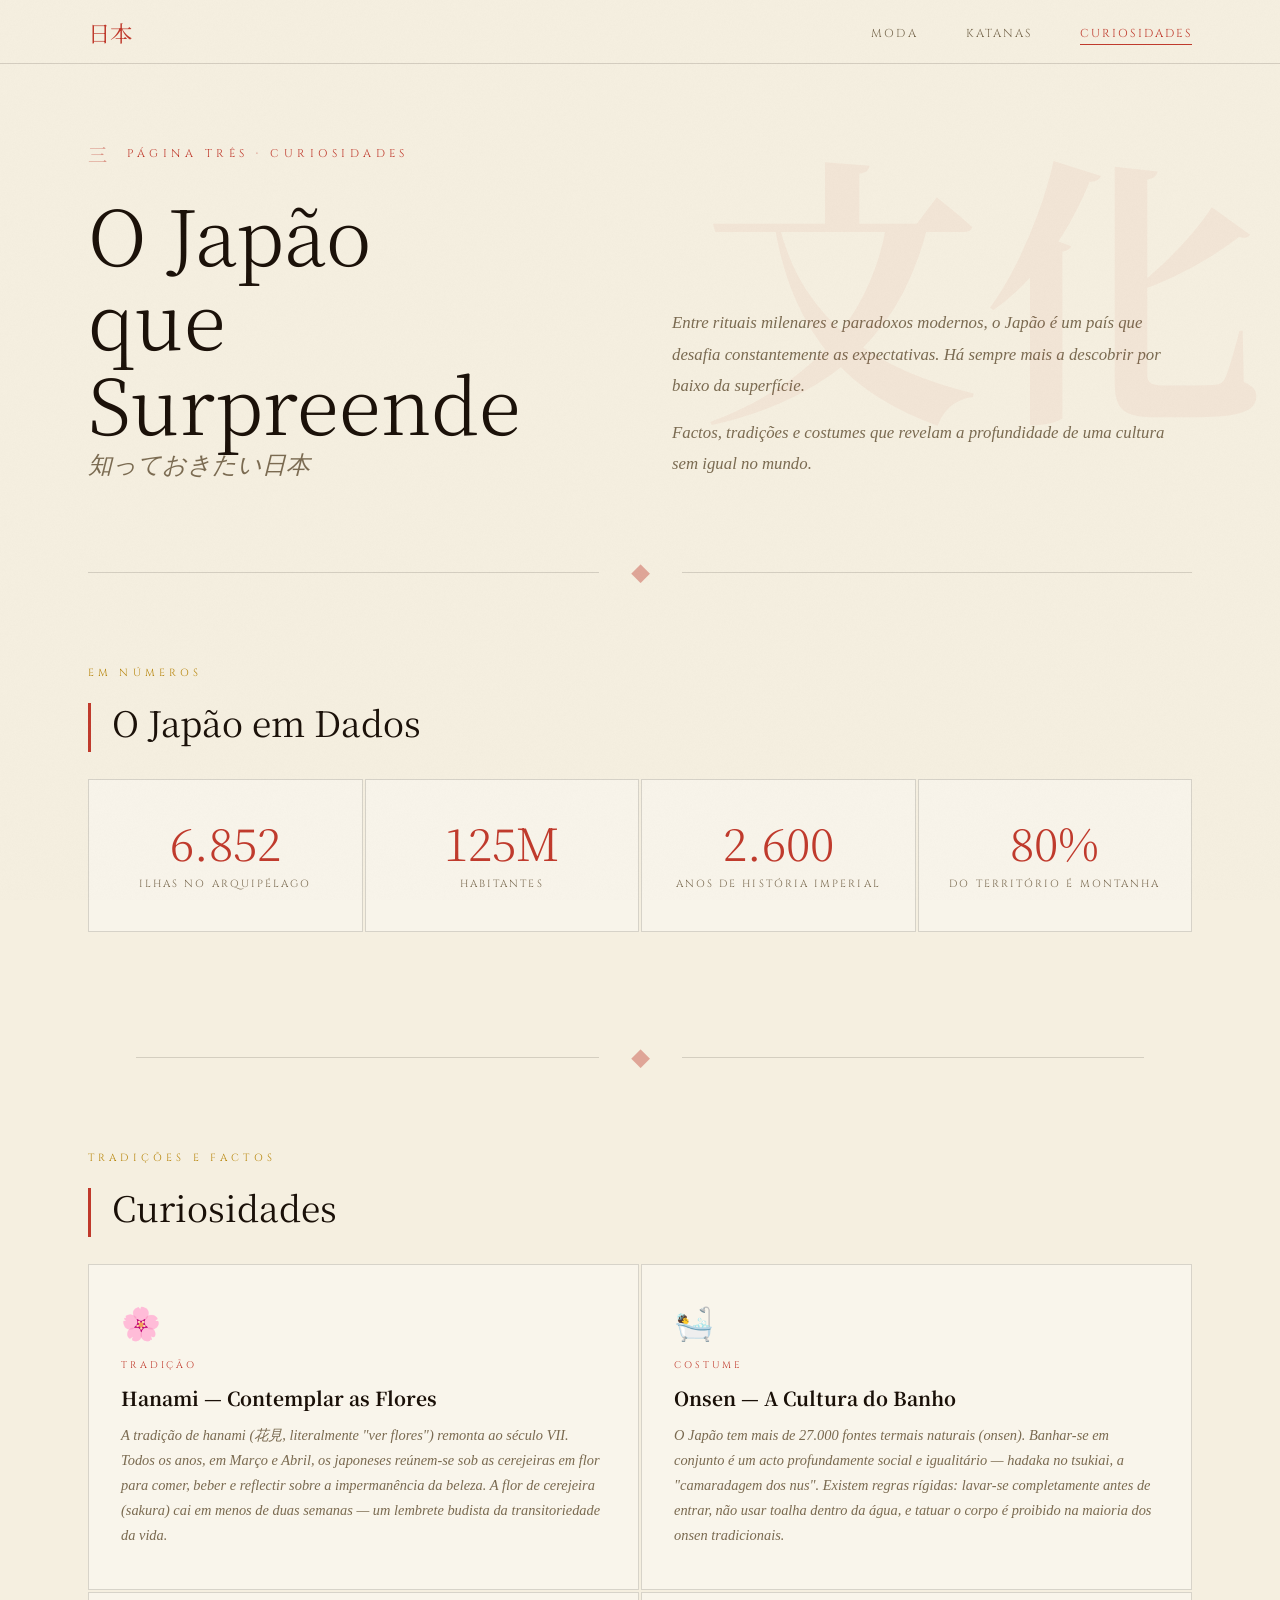
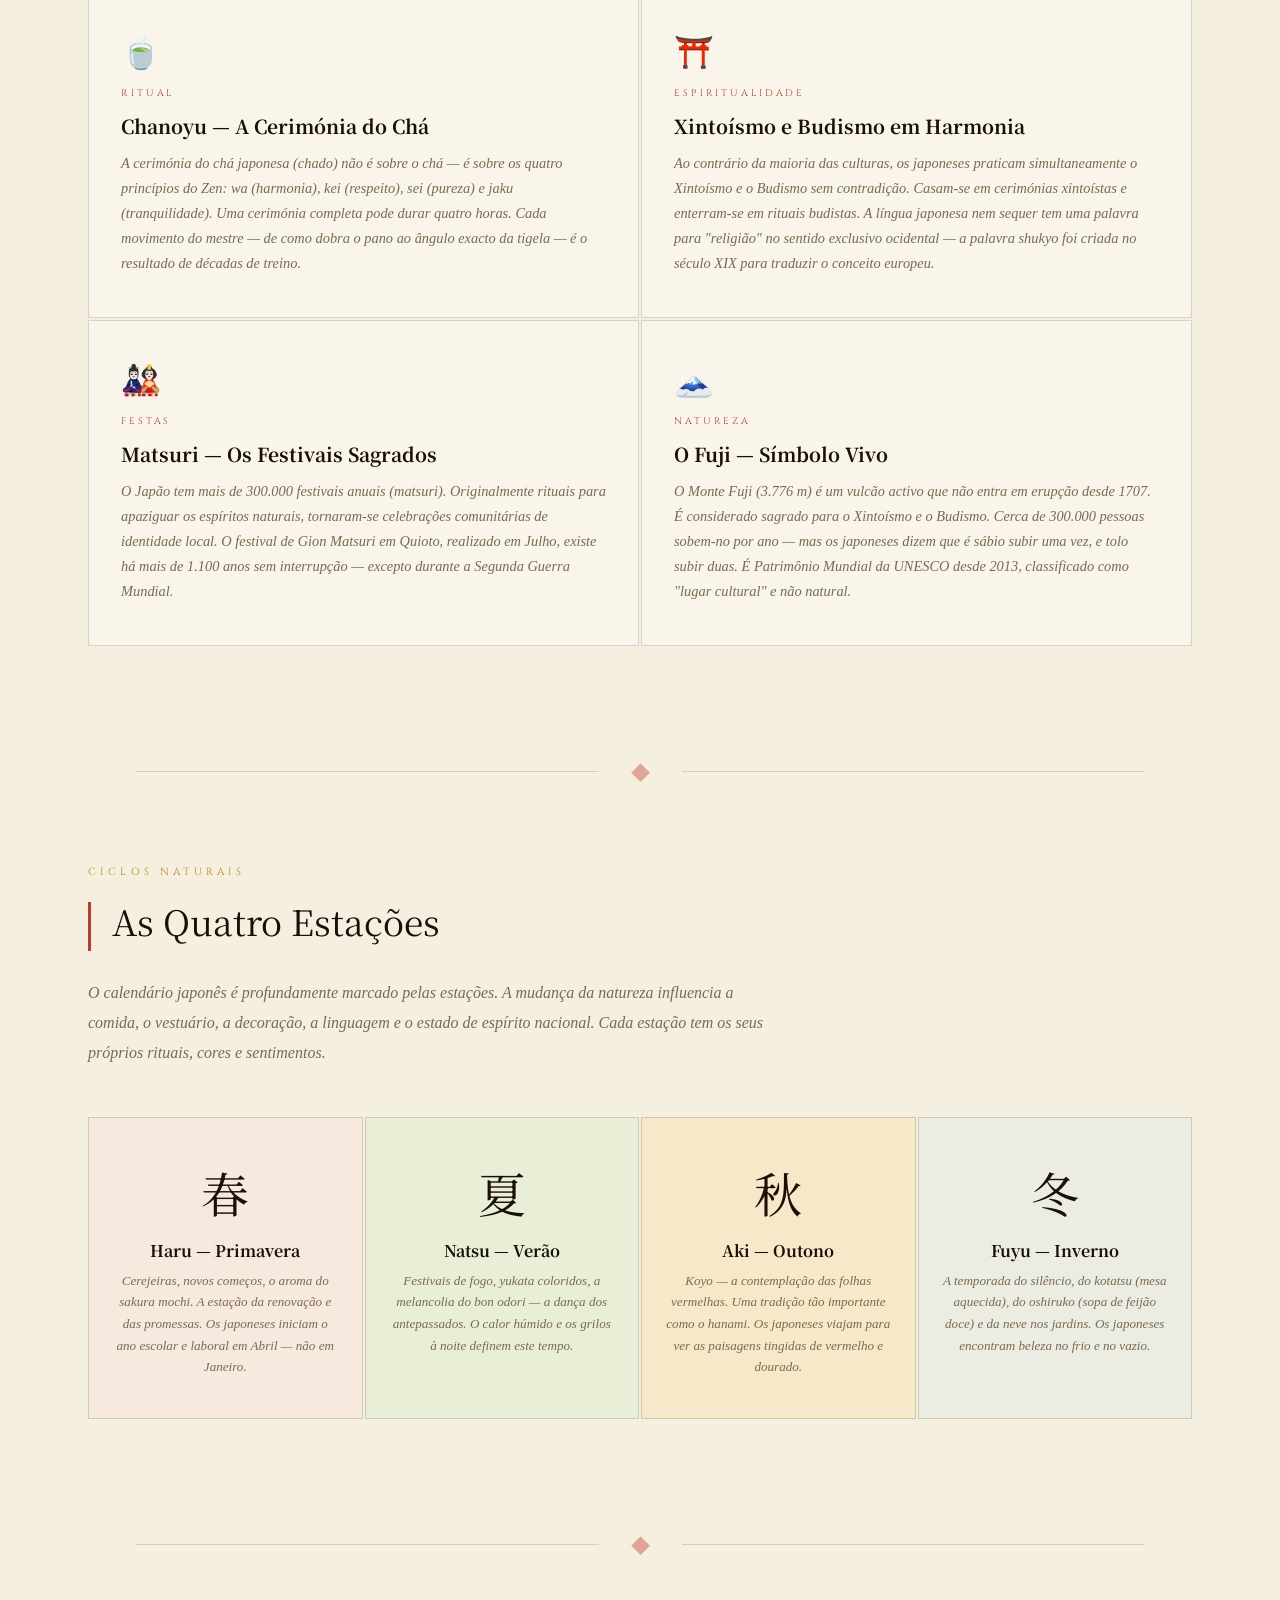
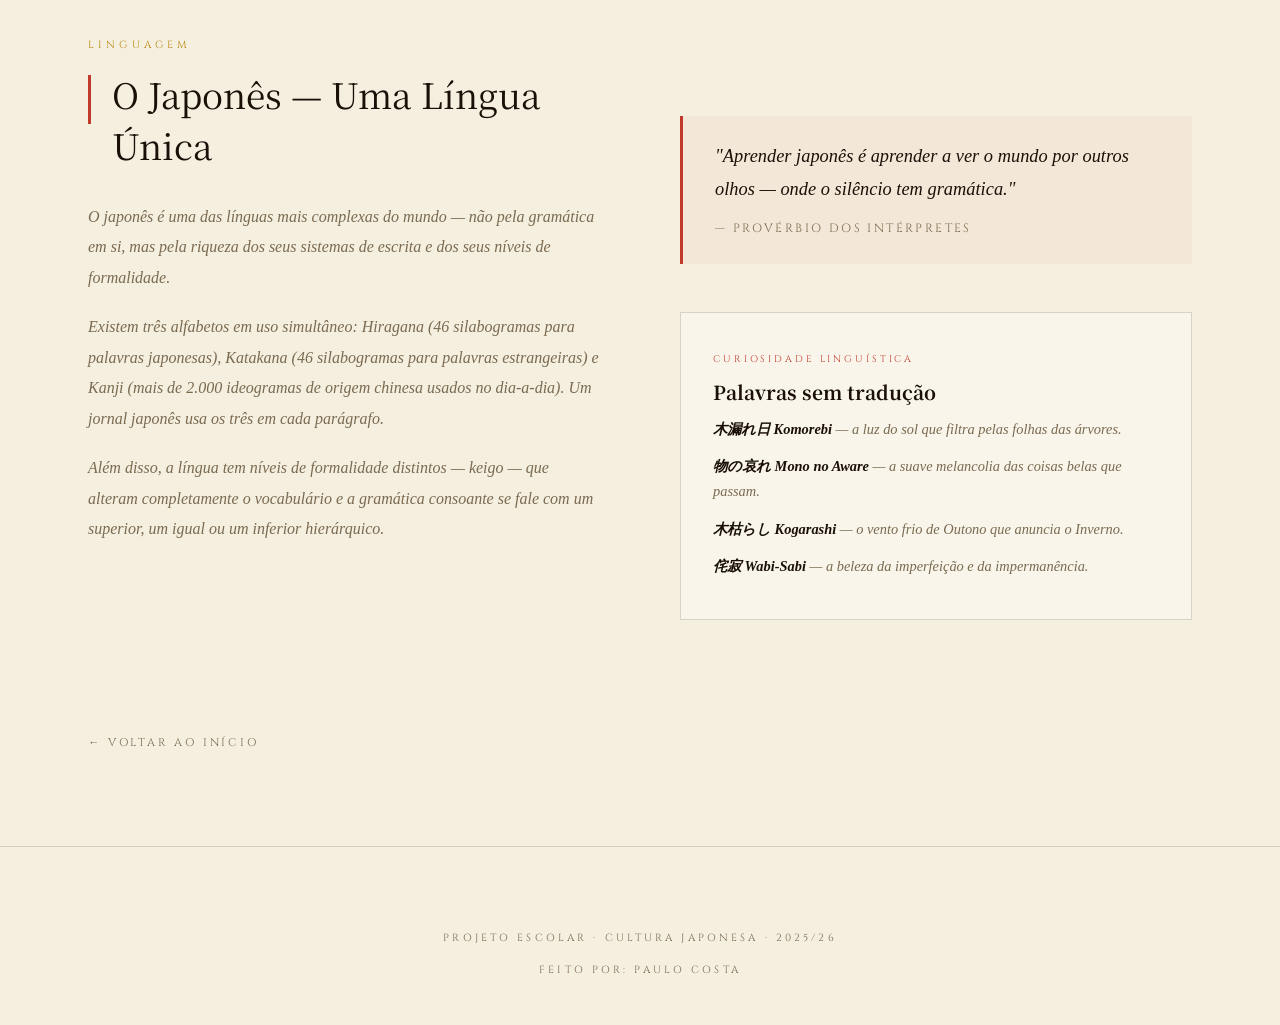
<file: Paulo Costa(2225043)/3/curiosos.html>
<!DOCTYPE html>
<html lang="pt">

<head>
  <meta charset="UTF-8">
  <meta name="viewport" content="width=device-width, initial-scale=1.0">
  <title>Curiosidades</title>
  <link
    href="https://fonts.googleapis.com/css2?family=Noto+Serif+JP:wght@300;400;700&family=Cinzel:wght@400;600&family=IM+Fell+English:ital@0;1&display=swap"
    rel="stylesheet">
  <link rel="stylesheet" href="curiosos.css">
</head>

<body>

  <nav>
    <div class="nav-inner">
      <a href="/Index/Index.html" class="nav-logo">日本</a>
      <ul class="nav-links">
        <li><a href="/1/1/moda.html">Moda</a></li>
        <li><a href="/2/katana.html">Katanas</a></li>
        <li><a href="curiosos.html" class="active">Curiosidades</a></li>
      </ul>
    </div>
  </nav>

  <!-- HEADER -->
  <header class="page-header">
    <div>
      <div class="header-label">Página Três · Curiosidades</div>
      <h1 class="page-title">
        O Japão<br>que Surpreende
        <em>知っておきたい日本</em>
      </h1>
    </div>
    <div class="header-text">
      <p>Entre rituais milenares e paradoxos modernos, o Japão é um país que desafia constantemente as expectativas. Há
        sempre mais a descobrir por baixo da superfície.</p>
      <p>Factos, tradições e costumes que revelam a profundidade de uma cultura sem igual no mundo.</p>
    </div>
  </header>

  <div class="section-divider"><span class="divider-kanji">◆</span></div>

  <main class="content">

    <!-- NÚMEROS -->
    <section class="section">
      <span class="section-label">Em Números</span>
      <h2 class="section-title">O Japão em Dados</h2>
      <div class="numbers-row">
        <div class="stat-box">
          <span class="stat-number">6.852</span>
          <span class="stat-label">Ilhas no arquipélago</span>
        </div>
        <div class="stat-box">
          <span class="stat-number">125M</span>
          <span class="stat-label">Habitantes</span>
        </div>
        <div class="stat-box">
          <span class="stat-number">2.600</span>
          <span class="stat-label">Anos de história imperial</span>
        </div>
        <div class="stat-box">
          <span class="stat-number">80%</span>
          <span class="stat-label">Do território é montanha</span>
        </div>
      </div>
    </section>

    <div class="section-divider"><span class="divider-kanji">◆</span></div>

    <!-- CURIOSIDADES PRINCIPAIS -->
    <section class="section">
      <span class="section-label">Tradições e Factos</span>
      <h2 class="section-title">Curiosidades</h2>
      <div class="curiosity-grid">

        <div class="curiosity-card">
          <span class="c-icon">🌸</span>
          <span class="c-tag">Tradição</span>
          <h3>Hanami — Contemplar as Flores</h3>
          <p>A tradição de <em>hanami</em> (花見, literalmente "ver flores") remonta ao século VII. Todos os anos, em
            Março e Abril, os japoneses reúnem-se sob as cerejeiras em flor para comer, beber e reflectir sobre a
            impermanência da beleza. A flor de cerejeira (<em>sakura</em>) cai em menos de duas semanas — um lembrete
            budista da transitoriedade da vida.</p>
        </div>

        <div class="curiosity-card">
          <span class="c-icon">🛀</span>
          <span class="c-tag">Costume</span>
          <h3>Onsen — A Cultura do Banho</h3>
          <p>O Japão tem mais de 27.000 fontes termais naturais (<em>onsen</em>). Banhar-se em conjunto é um acto
            profundamente social e igualitário — <em>hadaka no tsukiai</em>, a "camaradagem dos nus". Existem regras
            rígidas: lavar-se completamente antes de entrar, não usar toalha dentro da água, e tatuar o corpo é proibido
            na maioria dos onsen tradicionais.</p>
        </div>

        <div class="curiosity-card">
          <span class="c-icon">🍵</span>
          <span class="c-tag">Ritual</span>
          <h3>Chanoyu — A Cerimónia do Chá</h3>
          <p>A cerimónia do chá japonesa (<em>chado</em>) não é sobre o chá — é sobre os quatro princípios do Zen:
            <em>wa</em> (harmonia), <em>kei</em> (respeito), <em>sei</em> (pureza) e <em>jaku</em> (tranquilidade). Uma
            cerimónia completa pode durar quatro horas. Cada movimento do mestre — de como dobra o pano ao ângulo exacto
            da tigela — é o resultado de décadas de treino.</p>
        </div>

        <div class="curiosity-card">
          <span class="c-icon">⛩️</span>
          <span class="c-tag">Espiritualidade</span>
          <h3>Xintoísmo e Budismo em Harmonia</h3>
          <p>Ao contrário da maioria das culturas, os japoneses praticam simultaneamente o Xintoísmo e o Budismo sem
            contradição. Casam-se em cerimónias xintoístas e enterram-se em rituais budistas. A língua japonesa nem
            sequer tem uma palavra para "religião" no sentido exclusivo ocidental — a palavra <em>shukyo</em> foi criada
            no século XIX para traduzir o conceito europeu.</p>
        </div>

        <div class="curiosity-card">
          <span class="c-icon">🎎</span>
          <span class="c-tag">Festas</span>
          <h3>Matsuri — Os Festivais Sagrados</h3>
          <p>O Japão tem mais de 300.000 festivais anuais (<em>matsuri</em>). Originalmente rituais para apaziguar os
            espíritos naturais, tornaram-se celebrações comunitárias de identidade local. O festival de <em>Gion
              Matsuri</em> em Quioto, realizado em Julho, existe há mais de 1.100 anos sem interrupção — excepto durante
            a Segunda Guerra Mundial.</p>
        </div>

        <div class="curiosity-card">
          <span class="c-icon">🗻</span>
          <span class="c-tag">Natureza</span>
          <h3>O Fuji — Símbolo Vivo</h3>
          <p>O Monte Fuji (3.776 m) é um vulcão activo que não entra em erupção desde 1707. É considerado sagrado para o
            Xintoísmo e o Budismo. Cerca de 300.000 pessoas sobem-no por ano — mas os japoneses dizem que é sábio subir
            uma vez, e tolo subir duas. É Patrimônio Mundial da UNESCO desde 2013, classificado como "lugar cultural" e
            não natural.</p>
        </div>

      </div>
    </section>

    <div class="section-divider"><span class="divider-kanji">◆</span></div>

    <!-- ESTAÇÕES -->
    <section class="section">
      <span class="section-label">Ciclos Naturais</span>
      <h2 class="section-title">As Quatro Estações</h2>
      <p class="body-text" style="max-width:680px; margin-bottom:3rem">O calendário japonês é profundamente marcado
        pelas estações. A mudança da natureza influencia a comida, o vestuário, a decoração, a linguagem e o estado de
        espírito nacional. Cada estação tem os seus próprios rituais, cores e sentimentos.</p>

      <div class="seasons-grid">
        <div class="season-card">
          <span class="season-kanji">春</span>
          <h3>Haru — Primavera</h3>
          <p>Cerejeiras, novos começos, o aroma do <em>sakura mochi</em>. A estação da renovação e das promessas. Os
            japoneses iniciam o ano escolar e laboral em Abril — não em Janeiro.</p>
        </div>
        <div class="season-card">
          <span class="season-kanji">夏</span>
          <h3>Natsu — Verão</h3>
          <p>Festivais de fogo, <em>yukata</em> coloridos, a melancolia do <em>bon odori</em> — a dança dos
            antepassados. O calor húmido e os grilos à noite definem este tempo.</p>
        </div>
        <div class="season-card">
          <span class="season-kanji">秋</span>
          <h3>Aki — Outono</h3>
          <p><em>Koyo</em> — a contemplação das folhas vermelhas. Uma tradição tão importante como o <em>hanami</em>. Os
            japoneses viajam para ver as paisagens tingidas de vermelho e dourado.</p>
        </div>
        <div class="season-card">
          <span class="season-kanji">冬</span>
          <h3>Fuyu — Inverno</h3>
          <p>A temporada do silêncio, do <em>kotatsu</em> (mesa aquecida), do <em>oshiruko</em> (sopa de feijão doce) e
            da neve nos jardins. Os japoneses encontram beleza no frio e no vazio.</p>
        </div>
      </div>
    </section>

    <div class="section-divider"><span class="divider-kanji">◆</span></div>

    <!-- LÍNGUA -->
    <section class="section">
      <span class="section-label">Linguagem</span>
      <div class="two-col">
        <div>
          <h2 class="section-title">O Japonês — Uma Língua Única</h2>
          <p class="body-text">O japonês é uma das línguas mais complexas do mundo — não pela gramática em si, mas pela
            riqueza dos seus sistemas de escrita e dos seus níveis de formalidade.</p>
          <p class="body-text">Existem três alfabetos em uso simultâneo: <em>Hiragana</em> (46 silabogramas para
            palavras japonesas), <em>Katakana</em> (46 silabogramas para palavras estrangeiras) e <em>Kanji</em> (mais
            de 2.000 ideogramas de origem chinesa usados no dia-a-dia). Um jornal japonês usa os três em cada parágrafo.
          </p>
          <p class="body-text">Além disso, a língua tem níveis de formalidade distintos — <em>keigo</em> — que alteram
            completamente o vocabulário e a gramática consoante se fale com um superior, um igual ou um inferior
            hierárquico.</p>
        </div>
        <div>
          <blockquote class="washi-quote">
            "Aprender japonês é aprender a ver o mundo por outros olhos — onde o silêncio tem gramática."
            <cite>— Provérbio dos intérpretes</cite>
          </blockquote>
          <div class="curiosity-card" style="margin-top:2rem; border:1px solid var(--border);">
            <span class="c-tag">Curiosidade Linguística</span>
            <h3>Palavras sem tradução</h3>
            <p style="margin-top:0.5rem"><strong style="color:var(--ink)">木漏れ日 Komorebi</strong> — a luz do sol que
              filtra pelas folhas das árvores.</p>
            <p style="margin-top:0.75rem"><strong style="color:var(--ink)">物の哀れ Mono no Aware</strong> — a suave
              melancolia das coisas belas que passam.</p>
            <p style="margin-top:0.75rem"><strong style="color:var(--ink)">木枯らし Kogarashi</strong> — o vento frio de
              Outono que anuncia o Inverno.</p>
            <p style="margin-top:0.75rem"><strong style="color:var(--ink)">侘寂 Wabi-Sabi</strong> — a beleza da
              imperfeição e da impermanência.</p>
          </div>
        </div>
      </div>
    </section>

  </main>

  <div class="back-nav">
    <a href="/Index/Index.html" class="back-link">← Voltar ao início</a>
  </div>

  <footer>
    <br>
    <br>
    <center>
      <p>Projeto Escolar · Cultura Japonesa · 2025/26</p> <br>
    </center>
    <center>
      <p>Feito por: Paulo Costa</p>
    </center>
  </footer>

</body>

</html>
</file>
<file: Paulo Costa(2225043)/indexstyle.css>
/*Root para definir cores*/
   :root { 
      --ink: #1a1008;
      --washi: #ede3cc;
      --red: #c0392b;
      --red-dark: #8b1a1a;
      --gold: #b8860b;
      --muted: #363025;
      --border: rgba(26,16,8,0.15);
    }

    *, *::before, *::after { box-sizing: border-box; margin: 0; padding: 0; } /*reste global para todos os elementos da pagina*/

    html { scroll-behavior: smooth; }

    body {
      background-image: url(imagensindex/indexback.jpg); 
      font-family: 'IM Fell English', serif;
      min-height: 100vh;
      overflow-x: hidden;
      backdrop-filter: blur(1px);
      
    }

    /* NAV bar*/
    nav {
      position: fixed;
      top: 0; left: 0; right: 0;
      z-index: 500;
      background: rgba(245,239,224,0.92);
      backdrop-filter: blur(12px);
      border-bottom: 1px solid var(--border);
      height: 64px;
      display: flex;
      align-items: center;
    }

    /* centraliza o conteúdo da nav e espaça os itens */
    .nav-inner {
      width: 100%;
      max-width: 1200px;
      margin: 0 auto;
      padding: 0 3rem;
      display: flex;
      align-items: center;
      justify-content: space-between;
    }
    
    /* Logos em vermelho JAPÃO */
    .nav-logo {
      font-family: 'Noto Serif JP', serif;
      font-size: 1.4rem;
      color: var(--red);
      text-decoration: none;
    }

    /* Estilo dos links de navegação */
    .nav-links {
      display: flex;
      gap: 3rem;
      list-style: none;
    }


    .nav-links a {
      font-family: 'Cinzel', serif;
      font-size: 0.72rem;
      letter-spacing: 0.18em;
      text-transform: uppercase;
      color: var(--muted);
      text-decoration: none;
      position: relative;
      transition: color 0.3s;
    }

    /* Efeito dos Links */
    .nav-links a::after {
      content: '';
      position: absolute;
      bottom: -4px; left: 0;
      width: 0; height: 1px;
      background: var(--red);
      transition: width 0.35s cubic-bezier(0.4,0,0.2,1);
    }

    .nav-links a:hover { color: var(--red); }
    .nav-links a:hover::after { width: 100%; }


    /* Seção(caixa) principal */
    .caixinha {
      min-height: 105vh;
      display: flex;
      align-items: center;
      justify-content: center;
      position: relative;
      padding: 64px 3rem 0;
      overflow: hidden;
    }


    /* Forma da caixa principal */
    .caixinha-content {
      text-align: center;
      position: relative;
      z-index: 10;
      animation: fadeUp 1.2s ease both;
    }

    /* Caraceter especial do fundo */
    .caixinha-kanji {
      font-family: 'Noto Serif JP', serif;
      font-size: clamp(5rem, 18vw, 14rem);
      font-weight: 300;
      color: var(--red-dark);
      line-height: 1;
      opacity: 0.18;
      position: absolute;
      top: 50%;
      left: 50%;
      transform: translate(-50%, -50%);
      pointer-events: none;
      letter-spacing: -0.05em;
      animation: fadeIn 2s ease both;
    }

    /* Título incial */
    .caixinha-eyebrow {
      font-family: 'Cinzel', serif;
      font-size: 1.3rem;
      letter-spacing: 0.4em;
      text-transform: uppercase;
      color: var(--muted);
      font-style: bold;
      font-weight: bold;
      margin-bottom: 2rem;
      animation: fadeUp 1s 0.2s ease both;
    }

    /* Título principal JAPÃO */
    .caixinha-titulo {
      font-family: 'Noto Serif JP', serif;
      font-size: clamp(2.8rem, 7vw, 6rem);
      font-weight: 900;
      line-height: 1.1;
      color: var(--ink);
      margin-bottom: 1.5rem;
      letter-spacing: -0.02em;
    }

    /* estilo para careter espcial outra vez */
    .caixinha-titulo em {
      font-style: normal;
      color: var(--red);
    }


    /* Cartões */
    .cards {
      display: grid;
      grid-template-columns: repeat(3, 1fr);
      gap: 2px;
      max-width: 960px;
      margin: 0 auto;
    }

    /* Estrutura dos cartões */
    .card {
      display: block;
      text-decoration: none;
      padding: 2.5rem 2rem;
      border: 1px solid var(--border);
      background: rgba(255,255,255,0.4);
      transition: background 0.3s, transform 0.3s;
      position: relative;
      overflow: hidden;
      animation: fadeUp 0.8s ease both;
    }

    /* Delays para cada os cartoes */
    .card:nth-child(1) { animation-delay: 0.4s; }
    .card:nth-child(2) { animation-delay: 0.55s; }
    .card:nth-child(3) { animation-delay: 0.7s; }


    /* Efeito borda vermelha por baixo, animação dos cartões ao interagir */
    .card::before {
      content: '';
      position: absolute;
      bottom: 0; left: 0;
      width: 100%; height: 3px;
      background: var(--red);
      transform: scaleX(0);
      transform-origin: left;
      transition: transform 0.35s cubic-bezier(0.4,0,0.2,1);
    }

    /* Efeito nos cartões de antes e depois de passar o mouse */
    .card:hover { background: rgba(255,255,255,0.7); transform: translateY(-4px); }
    .card:hover::before { transform: scaleX(1); }

    /*fonte dos numeros em jp*/
    .card-num {
      font-family: 'Noto Serif JP', serif;
      font-size: 2.5rem;
      font-weight: 300;
      color: var(--red);
      opacity: 0.5;
      display: block;
      margin-bottom: 0.5rem;
    }

    /* fonte dos caracteres especiais do cartão */
    .card-kanji {
      font-family: 'Noto Serif JP', serif;
      font-size: 1.6rem;
      color: var(--ink);
      display: block;
      margin-bottom: 0.75rem;
    }

    /* fonte do título do cartão */
    .card-titulo {
      font-family: 'Cinzel', serif;
      font-size: 0.8rem;
      letter-spacing: 0.2em;
      text-transform: uppercase;
      color: var(--muted);
      display: block;
      margin-bottom: 1rem;
    }

    /* fonte da descrição do cartão */
    .card-desc {
      font-size: 0.88rem;
      color: var(--muted);
      line-height: 1.7;
      font-style: italic;
    }

    /* fonte da seta do cartão */
    .card-arrow {
      display: inline-block;
      margin-top: 1.5rem;
      font-family: 'Cinzel', serif;
      font-size: 0.7rem;
      letter-spacing: 0.2em;
      color: var(--red);
      text-transform: uppercase;
    }


    /* Rodapé da página */
    footer {
      margin-top: 8rem;
      padding: 3rem;
      border-top: 1px solid var(--border);
      background: rgba(245,239,224,0.92);
      height: 200px;
    } 


    footer p {
      font-family: 'Cinzel', serif;
      font-size: 0.65rem;
      letter-spacing: 0.3em;
      color: var(--muted);
      text-transform: uppercase;
    }
    footer a {
      font-family: 'Cinzel', serif;
      font-size: 0.65rem;
      letter-spacing: 0.3em;
      color: var(--red);
      text-decoration: none;
      text-transform: uppercase;
    }

    /* Animações */
    @keyframes fadeUp {
      from { opacity: 0; transform: translateY(24px); }
      to   { opacity: 1; transform: translateY(0); }
    }


    @keyframes scrollPulse {
      0%, 100% { transform: scaleY(1); opacity: 0.4; }
      50%       { transform: scaleY(0.5); opacity: 0.8; }
    }

    /* Tamanhos para telemoveis */
    @media (max-width: 400px) {
      .cards { grid-template-columns: 1fr; }
      .nav-links { gap: 1.5rem; }
      .nav-inner { padding: 0 1.5rem; }
    }
</file>
<file: Paulo Costa(2225043)/Index/indexstyle.css>
/*Root para definir cores*/
   :root { 
      --ink: #1a1008;
      --washi: #ede3cc;
      --red: #c0392b;
      --red-dark: #8b1a1a;
      --gold: #b8860b;
      --muted: #363025;
      --border: rgba(26,16,8,0.15);
    }

    *, *::before, *::after { box-sizing: border-box; margin: 0; padding: 0; } /*reste global para todos os elementos da pagina*/

    html { scroll-behavior: smooth; }

    body {
      background-image: url(imagensindex/indexback.jpg); 
      font-family: 'IM Fell English', serif;
      min-height: 100vh;
      overflow-x: hidden;
      backdrop-filter: blur(1px);
      
    }

    /* NAV bar*/
    nav {
      position: fixed;
      top: 0; left: 0; right: 0;
      z-index: 500;
      background: rgba(245,239,224,0.92);
      backdrop-filter: blur(12px);
      border-bottom: 1px solid var(--border);
      height: 64px;
      display: flex;
      align-items: center;
    }

    /* centraliza o conteúdo da nav e espaça os itens */
    .nav-inner {
      width: 100%;
      max-width: 1200px;
      margin: 0 auto;
      padding: 0 3rem;
      display: flex;
      align-items: center;
      justify-content: space-between;
    }
    
    /* Logos em vermelho JAPÃO */
    .nav-logo {
      font-family: 'Noto Serif JP', serif;
      font-size: 1.4rem;
      color: var(--red);
      text-decoration: none;
      letter-spacing: 0.1em;
    }

    /* Estilo dos links de navegação */
    .nav-links {
      display: flex;
      gap: 3rem;
      list-style: none;
    }


    .nav-links a {
      font-family: 'Cinzel', serif;
      font-size: 0.72rem;
      letter-spacing: 0.18em;
      text-transform: uppercase;
      color: var(--muted);
      text-decoration: none;
      position: relative;
      transition: color 0.3s;
    }

    /* Efeito dos Links */
    .nav-links a::after {
      content: '';
      position: absolute;
      bottom: -4px; left: 0;
      width: 0; height: 1px;
      background: var(--red);
      transition: width 0.35s cubic-bezier(0.4,0,0.2,1);
    }

    .nav-links a:hover { color: var(--red); }
    .nav-links a:hover::after { width: 100%; }


    /* Seção(caixa) principal */
    .caixinha {
      min-height: 105vh;
      display: flex;
      align-items: center;
      justify-content: center;
      position: relative;
      padding: 64px 3rem 0;
      overflow: hidden;
    }


    /* Forma da caixa principal */
    .caixinha-content {
      text-align: center;
      position: relative;
      z-index: 10;
      animation: fadeUp 1.2s ease both;
    }

    /* Caraceter especial do fundo */
    .caixinha-kanji {
      font-family: 'Noto Serif JP', serif;
      font-size: clamp(5rem, 18vw, 14rem);
      font-weight: 300;
      color: var(--red-dark);
      line-height: 1;
      opacity: 0.18;
      position: absolute;
      top: 50%;
      left: 50%;
      transform: translate(-50%, -50%);
      pointer-events: none;
      letter-spacing: -0.05em;
      animation: fadeIn 2s ease both;
    }

    /* Título incial */
    .caixinha-eyebrow {
      font-family: 'Cinzel', serif;
      font-size: 1.3rem;
      letter-spacing: 0.4em;
      text-transform: uppercase;
      color: var(--muted);
      font-style: bold;
      font-weight: bold;
      margin-bottom: 2rem;
      animation: fadeUp 1s 0.2s ease both;
    }

    /* Título principal JAPÃO */
    .caixinha-titulo {
      font-family: 'Noto Serif JP', serif;
      font-size: clamp(2.8rem, 7vw, 6rem);
      font-weight: 900;
      line-height: 1.1;
      color: var(--ink);
      margin-bottom: 1.5rem;
      letter-spacing: -0.02em;
    }

    /* estilo para careter espcial outra vez */
    .caixinha-titulo em {
      font-style: normal;
      color: var(--red);
    }


    /* Cartões */
    .cards {
      display: grid;
      grid-template-columns: repeat(3, 1fr);
      gap: 2px;
      max-width: 960px;
      margin: 0 auto;
    }

    /* Estrutura dos cartões */
    .card {
      display: block;
      text-decoration: none;
      padding: 2.5rem 2rem;
      border: 1px solid var(--border);
      background: rgba(255,255,255,0.4);
      transition: background 0.3s, transform 0.3s;
      position: relative;
      overflow: hidden;
      animation: fadeUp 0.8s ease both;
    }

    /* Delays para cada os cartoes */
    .card:nth-child(1) { animation-delay: 0.4s; }
    .card:nth-child(2) { animation-delay: 0.55s; }
    .card:nth-child(3) { animation-delay: 0.7s; }


    /* Efeito borda vermelha por baixo, animação dos cartões ao interagir */
    .card::before {
      content: '';
      position: absolute;
      bottom: 0; left: 0;
      width: 100%; height: 3px;
      background: var(--red);
      transform: scaleX(0);
      transform-origin: left;
      transition: transform 0.35s cubic-bezier(0.4,0,0.2,1);
    }

    /* Efeito nos cartões de antes e depois de passar o mouse */
    .card:hover { background: rgba(255,255,255,0.7); transform: translateY(-4px); }
    .card:hover::before { transform: scaleX(1); }

    /*fonte dos numeros em jp*/
    .card-num {
      font-family: 'Noto Serif JP', serif;
      font-size: 2.5rem;
      font-weight: 300;
      color: var(--red);
      opacity: 0.5;
      display: block;
      margin-bottom: 0.5rem;
    }

    /* fonte dos caracteres especiais do cartão */
    .card-kanji {
      font-family: 'Noto Serif JP', serif;
      font-size: 1.6rem;
      color: var(--ink);
      display: block;
      margin-bottom: 0.75rem;
    }

    /* fonte do título do cartão */
    .card-titulo {
      font-family: 'Cinzel', serif;
      font-size: 0.8rem;
      letter-spacing: 0.2em;
      text-transform: uppercase;
      color: var(--muted);
      display: block;
      margin-bottom: 1rem;
    }

    /* fonte da descrição do cartão */
    .card-desc {
      font-size: 0.88rem;
      color: var(--muted);
      line-height: 1.7;
      font-style: italic;
    }

    /* fonte da seta do cartão */
    .card-arrow {
      display: inline-block;
      margin-top: 1.5rem;
      font-family: 'Cinzel', serif;
      font-size: 0.7rem;
      letter-spacing: 0.2em;
      color: var(--red);
      text-transform: uppercase;
    }


    /* Rodapé da página */
    footer {
      margin-top: 8rem;
      padding: 3rem;
      border-top: 1px solid var(--border);
      background: rgba(245,239,224,0.92);
      height: 200px;
    } 


    footer p {
      font-family: 'Cinzel', serif;
      font-size: 0.65rem;
      letter-spacing: 0.3em;
      color: var(--muted);
      text-transform: uppercase;
    }
    footer a {
      font-family: 'Cinzel', serif;
      font-size: 0.65rem;
      letter-spacing: 0.3em;
      color: var(--red);
      text-decoration: none;
      text-transform: uppercase;
    }

    /* Animações */
    @keyframes fadeUp {
      from { opacity: 0; transform: translateY(24px); }
      to   { opacity: 1; transform: translateY(0); }
    }


    @keyframes scrollPulse {
      0%, 100% { transform: scaleY(1); opacity: 0.4; }
      50%       { transform: scaleY(0.5); opacity: 0.8; }
    }

    /* responsivo */
    @media (max-width: 400px) {
      .cards { grid-template-columns: 1fr; }
      .nav-links { gap: 1.5rem; }
      .nav-inner { padding: 0 1.5rem; }
    }
</file>
<file: Paulo Costa(2225043)/curiosos.css>
:root {
      --ink: #1a1008;
      --paper: #f5efe0;
      --washi: #ede3cc;
      --red: #c0392b;
      --red-dark: #8b1a1a;
      --gold: #b8860b;
      --muted: #7a6a50;
      --border: rgba(26,16,8,0.15);
    }

    *, *::before, *::after { box-sizing: border-box; margin: 0; padding: 0; }

    body {
      background: var(--paper);
      color: var(--ink);
      font-family: 'IM Fell English', serif;
      overflow-x: hidden;
    }

  

    /* navv */
    nav {
      position: fixed; top: 0; left: 0; right: 0; z-index: 500;
      background: rgba(245,239,224,0.92); backdrop-filter: blur(12px);
      border-bottom: 1px solid var(--border); height: 64px;
      display: flex; align-items: center;
    }
    .nav-inner { width: 100%; max-width: 1200px; margin: 0 auto; padding: 0 3rem; display: flex; align-items: center; justify-content: space-between; }
    .nav-logo { font-family: 'Noto Serif JP', serif; font-size: 1.4rem; color: var(--red); text-decoration: none; }
    .nav-links { display: flex; gap: 3rem; list-style: none; }
    .nav-links a { font-family: 'Cinzel', serif; font-size: 0.72rem; letter-spacing: 0.18em; text-transform: uppercase; color: var(--muted); text-decoration: none; position: relative; transition: color 0.3s; }
    .nav-links a.active { color: var(--red); }
    .nav-links a::after { content: ''; position: absolute; bottom: -4px; left: 0; width: 0; height: 1px; background: var(--red); transition: width 0.35s ease; }
    .nav-links a:hover { color: var(--red); }
    .nav-links a:hover::after, .nav-links a.active::after { width: 100%; }

    /* cabeça */
     /* katana header */
    .cabeca-espaco {
      min-height: 50vh;
      padding: 140px 3rem 80px;
      max-width: 1200px;
      margin: 0 auto;
      display: grid;
      grid-template-columns: 1fr 1fr;
      align-items: end;
      gap: 4rem;
      position: relative;
    }


.cabeca-label {
      font-family: 'Cinzel', serif;
      font-size: 0.9rem;
      font-weight: 1000;
      letter-spacing: 0.4em;
      text-transform: uppercase;
      color: var(--red);
      display: flex;
      align-items: center;
      gap: 1rem;
      margin-bottom: 1.5rem;
    }
       .cabeca-label::before {
      content: '三';
      font-family: 'Noto Serif JP', serif;
      font-size: 1.2rem;
      font-weight: 1000;
      opacity: 0.5;
    }



    h1.page-title {
     font-family: 'Noto Serif JP', serif;
      font-size: clamp(2.0rem, 5vw, 5rem);
      font-weight: 600;
      line-height: 1.1;
    }


    .cabeca-text {
      font-size: 1.2rem;
      line-height: 1.85;
      color: var(--muted);
      font-style: italic;
         }
    /*formatar texto*/
    .cabeca-text p + p { margin-top: 1rem; }

    /* DIVIDER */
    .section-divider { max-width: 1200px; margin: 0 auto; padding: 0 3rem; display: flex; align-items: center; gap: 2rem; margin-bottom: 5rem; }
    .section-divider::before, .section-divider::after { content: ''; flex: 1; height: 1px; background: var(--border); }
    .divider-kanji { font-family: 'Noto Serif JP', serif; font-size: 1.2rem; color: var(--red); opacity: 0.4; }

    /* CONTENT */
    .content { max-width: 1200px; margin: 0 auto; padding: 0 3rem; }
    .section { margin-bottom: 7rem; }
    .section-label { font-family: 'Cinzel', serif; font-size: 0.65rem; letter-spacing: 0.4em; text-transform: uppercase; color: var(--gold); margin-bottom: 1rem; display: block; }
    h2.section-title { font-family: 'Noto Serif JP', serif; font-size: 2.2rem; font-weight: 400; color: var(--ink); margin-bottom: 2rem; position: relative; padding-left: 1.5rem; }
    h2.section-title::before { content: ''; position: absolute; left: 0; top: 0.2em; width: 3px; height: 1.4em; background: var(--red); }
    .two-col { display: grid; grid-template-columns: 1fr 1fr; gap: 5rem; align-items: start; }
    p.body-text { font-size: 1rem; line-height: 1.9; color: var(--muted); font-style: italic; }
    p.body-text + p.body-text { margin-top: 1.2rem; }

    /* Cartoes */
    .curiosity-grid {
      display: grid;
      grid-template-columns: repeat(2, 1fr);
      gap: 2px;
    }

    .curiosity-card {
      padding: 2.5rem 2rem;
      background: rgba(255,255,255,0.35);
      border: 1px solid var(--border);
      transition: background 0.3s, transform 0.3s;
      position: relative;
      overflow: hidden;
    }

    .curiosity-card:hover {
      background: rgba(255,255,255,0.6);
      transform: translateY(-3px);
    }

    .curiosity-card .c-icon {
      font-size: 2rem;
      display: block;
      margin-bottom: 1rem;
    }

    .curiosity-card .c-tag {
      font-family: 'Cinzel', serif;
      font-size: 0.6rem;
      letter-spacing: 0.3em;
      text-transform: uppercase;
      color: var(--red);
      display: block;
      margin-bottom: 0.75rem;
    }

    .curiosity-card h3 {
      font-family: 'Noto Serif JP', serif;
      font-size: 1.2rem;
      margin-bottom: 0.75rem;
      color: var(--ink);
    }

    .curiosity-card p {
      font-size: 0.9rem;
      line-height: 1.75;
      color: var(--muted);
      font-style: italic;
    }

    /* NUMBERS SECTION */
    .numbers-row {
      display: grid;
      grid-template-columns: repeat(4, 1fr);
      gap: 2px;
      margin: 2rem 0;
    }

    .stat-box {
      padding: 2.5rem 1.5rem;
      text-align: center;
      border: 1px solid var(--border);
      background: rgba(255,255,255,0.3);
    }

    .stat-number {
      font-family: 'Noto Serif JP', serif;
      font-size: 2.8rem;
      font-weight: 300;
      color: var(--red);
      display: block;
      line-height: 1;
      margin-bottom: 0.5rem;
    }

    .stat-label {
      font-family: 'Cinzel', serif;
      font-size: 0.65rem;
      letter-spacing: 0.2em;
      text-transform: uppercase;
      color: var(--muted);
    }

    /* SEASONS(estaçoes) */
    .seasons-grid {
      display: grid;
      grid-template-columns: repeat(4, 1fr);
      gap: 2px;
    }

    .season-card {
      padding: 2.5rem 1.5rem;
      border: 1px solid var(--border);
      text-align: center;
      transition: background 0.3s;
    }

    .season-card:nth-child(1) { background: rgba(255,192,203,0.15); }
    .season-card:nth-child(2) { background: rgba(144,238,144,0.12); }
    .season-card:nth-child(3) { background: rgba(255,165,0,0.1); }
    .season-card:nth-child(4) { background: rgba(173,216,230,0.15); }

    .season-card:hover { filter: brightness(1.05); }

    .season-kanji {
      font-family: 'Noto Serif JP', serif;
      font-size: 3rem;
      display: block;
      margin-bottom: 0.75rem;
    }

    .season-card h3 {
      font-family: 'Noto Serif JP', serif;
      font-size: 1rem;
      margin-bottom: 0.5rem;
    }

    .season-card p {
      font-size: 0.82rem;
      line-height: 1.65;
      color: var(--muted);
      font-style: italic;
    }

    /* QUOTE */
    blockquote.washi-quote {
      border-left: 3px solid var(--red); padding: 1.5rem 2rem; margin: 3rem 0;
      background: rgba(192,57,43,0.04); font-style: italic; font-size: 1.15rem;
      color: var(--ink); line-height: 1.8;
    }
    blockquote.washi-quote cite {
      display: block; margin-top: 0.75rem; font-size: 0.75rem; letter-spacing: 0.2em;
      font-family: 'Cinzel', serif; font-style: normal; color: var(--muted); text-transform: uppercase;
    }

    /* FOOTER */
    .back-nav { max-width: 1200px; margin: 0 auto 2rem; padding: 0 3rem; }
    .back-link { font-family: 'Cinzel', serif; font-size: 0.7rem; letter-spacing: 0.25em; text-transform: uppercase; color: var(--muted); text-decoration: none; transition: color 0.3s; }
    .back-link:hover { color: var(--red); }
    footer { margin-top: 6rem; padding: 3rem; border-top: 1px solid var(--border); text-align: center; }
    .footer-kanji { font-family: 'Noto Serif JP', serif; font-size: 2rem; color: var(--red); opacity: 0.3; display: block; margin-bottom: 1rem; }
    footer p { font-family: 'Cinzel', serif; font-size: 0.65rem; letter-spacing: 0.3em; color: var(--muted); text-transform: uppercase; }

    @media (max-width: 768px) {
      .page-header, .two-col { grid-template-columns: 1fr; }
      .curiosity-grid, .seasons-grid, .numbers-row { grid-template-columns: 1fr; }
      .content, .nav-inner, .back-nav, .section-divider { padding: 0 1.5rem; }
      .page-header { padding: 120px 1.5rem 60px; }
    }
</file>
<file: Paulo Costa(2225043)/katanastyle.css>
:root {
      --ink: #1a1008;
      --paper: #f0ece0;
      --washi: #ede3cc;
      --red: #c0392b;
      --red-dark: #8b1a1a;
      --gold: #b8860b;
      --muted: #7a6a50;
      --steel: #4a5260;
      --border: rgba(26,16,8,0.15);
    }

    *, *::before, *::after { box-sizing: border-box; margin: 0; padding: 0; }

    body {
      background: var(--paper);
      font-family: 'IM Fell English', serif;
      overflow-x: hidden;
    }

    body::before {
      content: ''; /*grito de vida*/
      position: fixed; inset: 0;
      background-image: url(imagens2/fundo2.jpg);
      pointer-events: none; z-index: 1000; opacity: 0.2;
    }

    /* NAV boy */
    nav {
      position: fixed; top: 0; left: 0; right: 0; z-index: 500;
      background: rgba(240,236,224,0.92); backdrop-filter: blur(12px);
      border-bottom: 1px solid var(--border); height: 64px;
      display: flex; align-items: center;
    }

    .nav-inner {
      width: 100%; 
      max-width: 1200px;
       margin: 0 auto;
        padding: 0 3rem;
      display: flex;
       align-items: center;
        justify-content: space-between;
    }

    .nav-logo { font-family: 'Noto Serif JP', serif;
       font-size: 1.4rem;
        color: var(--red);
         text-decoration: none;
         }

    .nav-links { display: flex;
       gap: 3rem;
        list-style: none;
       }

    .nav-links a {
      font-family: 'Cinzel', serif;
       font-size: 0.72rem;
        letter-spacing: 0.18em;
      text-transform: uppercase;
       color: var(--muted);
        text-decoration: none;
      position: relative;
       transition: color 0.3s;
    }
    .nav-links a.active { color: var(--red); }
    .nav-links a::after { content: '';
       position: absolute;
        bottom: -4px;
         left: 0; width: 0;
          height: 1px;
           background: var(--red);
            transition: width 0.35s ease;
           }

    .nav-links a:hover { color: var(--red);
     }

    .nav-links a:hover::after, .nav-links a.active::after { width: 100%;
     }
     

    /* katana header */
    .cabeca-espaco {
      min-height: 50vh;
      padding: 140px 3rem 80px;
      max-width: 1200px;
      margin: 0 auto;
      display: grid;
      grid-template-columns: 1fr 1fr;
      align-items: end;
      gap: 4rem;
      position: relative;
    }

    /* linha do header */
    .cabeca-line {
      position: absolute;
      left: 50%;
      top: 0;
      bottom: 0;
      width: 1px;
      background: linear-gradient(to bottom, transparent, rgba(74,82,96,0.2), transparent);
      pointer-events: none;
    }

.cabeca-label {
      font-family: 'Cinzel', serif;
      font-size: 0.9rem;
      font-weight: 1000;
      letter-spacing: 0.4em;
      text-transform: uppercase;
      color: var(--red);
      display: flex;
      align-items: center;
      gap: 1rem;
      margin-bottom: 1.5rem;
    }

    .cabeca-label::before {
      content: '二';
      font-family: 'Noto Serif JP', serif;
      font-size: 1.2rem;
      font-weight: 1000;
      opacity: 0.5;
    }

    h1.page-title {
     font-family: 'Noto Serif JP', serif;
      font-size: clamp(2.0rem, 5vw, 5rem);
      font-weight: 600;
      line-height: 1.1;
    }


    .cabeca-text {
      font-size: 1.2rem;
      line-height: 1.85;
      color: var(--muted);
      font-style: italic;
         }
    /*formatar texto*/
    .cabeca-text p + p { margin-top: 1rem; }


    /* dedicaco apenas para o divisor entre sessoes */
    .section-divider {
      max-width: 1200px;
       margin: 0 auto;
        padding: 0 3rem;
      display: flex;
       align-items: center;
        gap: 2rem; margin-bottom: 5rem;
    }
    
    .section-divider::before, .section-divider::after { content: '';
       flex: 1;
        height: 1px;
         background: var(--border);
         }

    .divider-kanji { font-family: 'Noto Serif JP', serif;
       font-size: 1.2rem;
        color: var(--red);
         opacity: 0.4;
         }

    /* CONTENT */
    .content { max-width: 1200px;
       margin: 0 auto;
        padding: 0 3rem;
       }
    .section { margin-bottom: 7rem;
     }


    .section-label {
      font-family: 'Cinzel', serif;
       font-size: 0.65rem;
        letter-spacing: 0.4em;
      text-transform: uppercase;
       color: var(--gold);
        margin-bottom: 1rem;
         display: block;
    }

    h2.section-title {
      font-family: 'Noto Serif JP', serif;
       font-size: 2.2rem;
        font-weight: 400;
      color: var(--ink);
       margin-bottom: 2rem;
        position: relative;
         padding-left: 1.5rem;
    }

    h2.section-title::before {
      content: '';
       position: absolute;
        left: 0;
         top: 0.2em;
      width: 3px;
       height: 1.4em;
        background: var(--red);
    }


    .two-col { display: grid;
       grid-template-columns: 1fr 1fr;
        gap: 5rem;
         align-items: start;
         }

    p.body-text { font-size: 1rem;
       line-height: 1.9;
        color: var(--muted);
         font-style: italic;
         }
         
         /*Paragrafo ou espaço entre letras*/
    p.body-text + p.body-text { margin-top: 1.2rem; }

 /* IMAGENS */
    .section-image {
      margin-top: 2rem;
      border-radius: 4px;
      overflow:visible;
      box-shadow: 0 8px 32px rgba(26,16,8,0.18);
      border: 1px solid var(--border);
    }
    .content-img {
      width: 100%;
      height: 320px;
      object-fit: cover;
      display: block;
      transition: transform 0.5s ease;
    }
    .content-img:hover { transform: scale(1.03); }


    /* tabela da anatomia */
    .anatomy-grid {
      display: grid;
      grid-template-columns: repeat(2, 1fr);
      gap: 1.5rem;
      margin-top: 2rem;
    }

    .anatomy-item {
      padding: 1.5rem;
      border: 1px solid var(--border);
      background: rgba(255,255,255,0.3);
      display: flex;
      gap: 1rem;
      align-items: flex-start;
      transition: background 0.3s;
    }

    .anatomy-item:hover { background: rgba(255,255,255,0.55); }

    .anatomy-num {
      font-family: 'Noto Serif JP', serif;
      font-size: 1.5rem;
      color: var(--red);
      opacity: 0.4;
      flex-shrink: 0;
      line-height: 1.2;
    }

    .anatomy-item h3 {
      font-family: 'Noto Serif JP', serif;
      font-size: 1rem;
      margin-bottom: 0.4rem;
    }

    .anatomy-item p {
      font-size: 0.85rem;
      line-height: 1.6;
      color: var(--muted);
      font-style: italic;
    }

    /* Forja parte */
    .forge-steps {
      counter-reset: step;
    }

    .forge-step {
      display: grid;
      grid-template-columns: 80px 1fr;
      gap: 2rem;
      margin-bottom: 3rem;
      align-items: start;
    }

    .step-num {
      font-family: 'Noto Serif JP', serif;
      font-size: 3rem;
      font-weight: 300;
      color: var(--red);
      opacity: 0.25;
      text-align: right;
      line-height: 1;
    }

    .forge-step h3 {
      font-family: 'Noto Serif JP', serif;
      font-size: 1.2rem;
      margin-bottom: 0.5rem;
      color: var(--ink);
    }

    .forge-step p {
      font-size: 0.92rem;
      line-height: 1.75;
      color: var(--muted);
      font-style: italic;
    }

    /* QUOTE */
    blockquote.washi-quote {
      border-left: 3px solid var(--red);
      padding: 1.5rem 2rem;
      margin: 3rem 0;
      background: rgba(74,82,96,0.05);
      font-style: italic;
      font-size: 1.15rem;
      color: var(--ink);
      line-height: 1.8;
    }

    blockquote.washi-quote cite {
      display: block;
       margin-top: 0.75rem;
        font-size: 0.75rem;
      letter-spacing: 0.2em;
       font-family: 'Cinzel', serif;
      font-style: normal;
       color: var(--muted);
        text-transform: uppercase;
    }

    /* KATANA TYPES */
    .sword-types {
      display: grid;
      grid-template-columns: repeat(3, 1fr);
      gap: 2px;
    }

    .sword-card {
      padding: 2.5rem 2rem;
      background: rgba(255,255,255,0.3);
      border: 1px solid var(--border);
      transition: background 0.3s;
    }

    .sword-card:hover { background: rgba(255,255,255,0.55); }

    .sword-card .sword-kanji {
      font-family: 'Noto Serif JP', serif;
      font-size: 2.8rem;
      color: var(--steel);
      opacity: 0.35;
      display: block;
      margin-bottom: 1rem;
    }

    .sword-card h3 {
      font-family: 'Noto Serif JP', serif;
      font-size: 1.15rem;
      margin-bottom: 0.3rem;
    }

    .sword-card .sword-sub {
      font-family: 'Cinzel', serif;
      font-size: 0.65rem;
      letter-spacing: 0.2em;
      text-transform: uppercase;
      color: var(--muted);
      margin-bottom: 1rem;
      display: block;
    }

    .sword-card p {
      font-size: 0.88rem;
      line-height: 1.7;
      color: var(--muted);
      font-style: italic;
    }

   /* VOLTAR / Pé do site */
    .back-nav {
      max-width: 1200px;
      margin: 0 auto 2rem;
      padding: 0 3rem;
    }

    .back-link {
      font-family: 'Cinzel', serif;
      font-size: 0.7rem;
      letter-spacing: 0.25em;
      text-transform: uppercase;
      color: var(--muted);
      text-decoration: none;
      transition: color 0.3s;
    }
    .back-link:hover { color: var(--red); }

    footer {
      margin-top: 6rem;
      padding: 3rem;
      border-top: 1px solid var(--border);
      text-align: center;
    }

    .footer-kanji {
      font-family: 'Noto Serif JP', serif;
      font-size: 2rem;
      color: var(--red);
      opacity: 0.3;
      display: block;
      margin-bottom: 1rem;
    }

    footer p {
      font-family: 'Cinzel', serif;
      font-size: 0.65rem;
      letter-spacing: 0.3em;
      color: var(--muted);
      text-transform: uppercase;
    }

    @media (max-width: 768px) {
      .blade-hero, .two-col { grid-template-columns: 1fr; }
      .anatomy-grid, .sword-types { grid-template-columns: 1fr; }
      .content, .nav-inner, .back-nav, .section-divider { padding: 0 1.5rem; }
      .blade-hero { padding: 120px 1.5rem 60px; }
    }
    /* IMAGENS DE CONTEÚDO */
    .two-col {
      display: grid;
      grid-template-columns: 1fr 1fr;
      gap: 3rem;
      align-items: center;
    }

    .section-image-side {
      display: flex;
      justify-content: center;
      align-items: center;
    }

    .content-img-side {
      width: 100%;
      max-width: 480px;
      border-radius: 4px;
      box-shadow: 0 8px 32px rgba(26,16,8,0.25);
      border: 1px solid var(--border);
    }

    .anatomy-image-wrap {
      margin-top: 3rem;
      text-align: center;
    }

    .anatomy-img {
      max-width: 720px;
      width: 100%;
      border-radius: 4px;
      box-shadow: 0 8px 32px rgba(26,16,8,0.2);
      border: 1px solid var(--border);
    }

    @media (max-width: 768px) {
      .two-col { grid-template-columns: 1fr; }
      .content-img-side { max-width: 100%; }
    }
</file>
<file: Paulo Costa(2225043)/modastyle.css>
:root {
      --ink: #1a1008;
      --paper: #f5efe0;
      --washi: #ede3cc;
      --red: #c0392b;
      --red-dark: #8b1a1a;
      --gold: #b8860b;
      --muted: #7a6a50;
      --border: rgba(26,16,8,0.15);
    }

    *, *::before, *::after { box-sizing: border-box; margin: 0; padding: 0; }

    body {
      background: var(--paper);
      color: var(--ink);
      font-family: 'IM Fell English', serif;
      overflow-x: hidden;
    }

    /*seguddo backgroud*/
    body::before {
      content: '';
      position: fixed; inset: 0;
      background: url(imagens1/fundo1.jpg) center/cover no-repeat;
      pointer-events: none; z-index: 1000; opacity: 0.2;
    }

    /* NAV bar */
    nav {
      position: relative; top: 0; left: 0; right: 0; z-index: 500;
      background: rgba(245,239,224,0.92); backdrop-filter: blur(12px);
      border-bottom: 1px solid var(--border); height: 64px;
      display: flex; align-items: center;
    }

    /* centraliza o conteúdo da nav e espaça os itens */
    .nav-inner {
      width: 100%; max-width: 1200px; margin: 0 auto; padding: 0 3rem;
      display: flex; align-items: center; justify-content: space-between;
    }
    
    /* Logos em vermelho JAPÃO */
    .nav-logo { 
        font-family: 'Noto Serif JP', serif;
        font-size: 1.4rem;
        color: var(--red);
        text-decoration: none; 
      }
        
    /* Estilo dos links de navegação */ 
    .nav-links { 
        display: flex;
        gap: 3rem;
        list-style: none;
       }

    .nav-links a {
      font-family: 'Cinzel', serif;
       font-size: 0.72rem;
        letter-spacing: 0.18em;
      text-transform: uppercase;
       color: var(--muted);
        text-decoration: none;
      position: relative;
       transition: color 0.3s;
    }

    .nav-links a.active { color: var(--red); }
    .nav-links a::after {
      content: ''; position: absolute; bottom: -4px; left: 0;
      width: 0; height: 1px; background: var(--red);
      transition: width 0.35s ease;
    }
    .nav-links a:hover { color: var(--red); }
    .nav-links a:hover::after, .nav-links a.active::after { width: 100%; }


    /* CABEÇA */
    .pag-cabeca {
      padding: 140px 3rem 80px;
      max-width: 1200px;
      margin: 0 auto;
      position: relative;
      display: grid;
      grid-template-columns: 1fr 1fr;
      align-items: end;
      gap: 4rem;
    }

    
    .cabeca-label {
      font-family: 'Cinzel', serif;
      font-size: 0.9rem;
      font-weight: 1000;
      letter-spacing: 0.4em;
      text-transform: uppercase;
      color: var(--red);
      display: flex;
      align-items: center;
      gap: 1rem;
      margin-bottom: 1.5rem;
    }

    .cabeca-label::before {
      content: '一';
      font-family: 'Noto Serif JP', serif;
      font-size: 1.2rem;
      font-weight: 1000;
      opacity: 0.5;
    }

    h1.pag-title {
      font-family: 'Noto Serif JP', serif;
      font-size: clamp(2.0rem, 5vw, 5rem);
      font-weight: 600;
      line-height: 1.1;
      color: var(--ink);
    }

    h1.pag-title em {
      font-style: normal;
      font-size: 1.3rem;
      color: var(--muted);
      display: block;
      margin-top: 0.5rem;
      font-family: 'IM Fell English', serif;
      font-style: italic;
    }

    .cabeca-text {
      font-size: 1.2rem;
      line-height: 1.85;
      color: var(--muted);
      font-style: italic;
    }

    .cabeca-text p + p { margin-top: 1rem; }

    /* DIVIDER */
    .section-divider {
      max-width: 1200px;
      margin: 0 auto;
      padding: 0 3rem;
      display: flex;
      align-items: center;
      gap: 2rem;
      margin-bottom: 5rem;
    }

    .section-divider::before, .section-divider::after {
      content: ''; flex: 1; height: 1px; background: var(--border);
    }

    .divider-kanji {
      font-family: 'Noto Serif JP', serif;
      font-size: 1.2rem;
      color: var(--red);
      opacity: 0.4;
    }

    /* CONTENT SECTIONS */
    .content {
      max-width: 1200px;
      margin: 0 auto;
      padding: 0 3rem;
    }

    .section {
      margin-bottom: 7rem;
    }

    .section-label {
      font-family: 'Cinzel', serif;
      font-size: 0.65rem;
      letter-spacing: 0.4em;
      text-transform: uppercase;
      color: var(--gold);
      margin-bottom: 1rem;
      display: block;
    }

    h2.section-title {
      font-family: 'Noto Serif JP', serif;
      font-size: 2.2rem;
      font-weight: 400;
      color: var(--ink);
      margin-bottom: 2rem;
      position: relative;
      padding-left: 1.5rem;
    }

    h2.section-title::before {
      content: '';
      position: absolute;
      left: 0; top: 0.2em;
      width: 3px; height: 1.4em;
      background: var(--red);
    }

    .two-col {
      display: grid;
      grid-template-columns: 1fr 1fr;
      gap: 5rem;
      align-items: start;
    }

    .three-col {
      display: grid;
      grid-template-columns: repeat(3, 1fr);
      gap: 2rem;
    }

    p.body-text {
      font-size: 1.2rem;;
      line-height: 1.9;
      color: var(--muted);
      font-style: italic;
    }

    p.body-text + p.body-text { margin-top: 1.2rem; }

    /* CARTOES */
    .style-card {
      border: 1px solid var(--border);
      padding: 2rem;
      background: rgba(255,255,255,0.35);
      transition: transform 0.3s, background 0.3s;
      position: relative;
      overflow: hidden;
    }

    .style-card:hover {
      transform: translateY(-5px);
      background: rgba(255,255,255,0.6);
    }



    .style-card h3 {
      font-family: 'Noto Serif JP', serif;
      font-size: 1.2rem;
      margin-bottom: 0.5rem;
      color: var(--ink);
    }

    .style-card p {
      font-size: 0.88rem;
      line-height: 1.7;
      color: var(--muted);
      font-style: italic;
    }

    /* QUOTE */
    blockquote.washi-quote {
      border-left: 3px solid var(--red);
      padding: 1.5rem 2rem;
      margin: 3rem 0;
      background: rgba(192,57,43,0.04);
      font-style: italic;
      font-size: 1.15rem;
      color: var(--ink);
      line-height: 1.8;
    }

    blockquote.washi-quote cite {
      display: block;
      margin-top: 0.75rem;
      font-size: 0.75rem;
      letter-spacing: 0.2em;
      font-family: 'Cinzel', serif;
      font-style: normal;
      color: var(--muted);
      text-transform: uppercase;
    }

    /* TEMPO/EPOCA */
    .HEIAN {
      position: relative;
      padding-left: 3rem;
    }

    .HEIAN::before {
      content: '';
      position: absolute;
      left: 0; top: 0; bottom: 0;
      width: 1px;
      background: linear-gradient(to bottom, var(--red), transparent);
    }

    .HEIAN-item {
      position: relative;
      margin-bottom: 3rem;
    }

    .HEIAN-item::before {
      content: '';
      position: absolute;
      left: -3rem; top: 0.4rem;
      width: 9px; height: 9px;
      border: 1px solid var(--red);
      background: var(--paper);
      transform: rotate(45deg);
    }

    .HEIAN-date {
      font-family: 'Cinzel', serif;
      font-size: 0.7rem;
      letter-spacing: 0.25em;
      color: var(--red);
      text-transform: uppercase;
      margin-bottom: 0.5rem;
      display: block;
    }

    .HEIAN-item h3 {
      font-family: 'Noto Serif JP', serif;
      font-size: 1.1rem;
      margin-bottom: 0.5rem;
    }

    .HEIAN-item p {
      font-size: 0.9rem;
      line-height: 1.7;
      color: var(--muted);
      font-style: italic;
    }

    /* VOLTAR / Pé do site */
    .back-nav {
      max-width: 1200px;
      margin: 0 auto 2rem;
      padding: 0 3rem;
    }

    .back-link {
      font-family: 'Cinzel', serif;
      font-size: 0.7rem;
      letter-spacing: 0.25em;
      text-transform: uppercase;
      color: var(--muted);
      text-decoration: none;
      transition: color 0.3s;
    }
    .back-link:hover { color: var(--red); }

    footer {
      margin-top: 6rem;
      padding: 3rem;
      border-top: 1px solid var(--border);
      text-align: center;
    }

    .footer-kanji {
      font-family: 'Noto Serif JP', serif;
      font-size: 2rem;
      color: var(--red);
      opacity: 0.3;
      display: block;
      margin-bottom: 1rem;
    }

    footer p {
      font-family: 'Cinzel', serif;
      font-size: 0.65rem;
      letter-spacing: 0.3em;
      color: var(--muted);
      text-transform: uppercase;
    }

    /* IMAGENS */
    .section-image {
      margin-top: 2rem;
      border-radius: 4px;
      overflow: hidden;
      box-shadow: 0 8px 32px rgba(26,16,8,0.18);
      border: 1px solid var(--border);
    }
    .content-img {
      width: 100%;
      height: 320px;
      object-fit: cover;
      display: block;
      transition: transform 0.5s ease;
    }
    .content-img:hover { transform: scale(1.03); }

    /* BANNER HARAJUKU */
    .harajuku-banner {
      position: relative;
      width: 100%;
      height: 340px;
      overflow: hidden;
      border-radius: 4px;
      margin-bottom: 2.5rem;
      box-shadow: 0 8px 32px rgba(26,16,8,0.2);
      border: 1px solid var(--border);
    }
    .harajuku-img {
      width: 100%;
      height: 100%;
      object-fit: cover;
      object-position: center top;
      display: block;
      transition: transform 0.6s ease;
    }
    .harajuku-banner:hover .harajuku-img { transform: scale(1.04); }
    .harajuku-caption {
      position: absolute;
      bottom: 0; left: 0; right: 0;
      padding: 1rem 1.5rem;
      background: linear-gradient(transparent, rgba(26,16,8,0.65));
      font-family: 'Cinzel', serif;
      font-size: 0.65rem;
      letter-spacing: 0.2em;
      text-transform: uppercase;
      color: rgba(245,239,224,0.85);
    }

    /* IMAGENS NOS CARDS */
    .card-img {
      width: calc(100% + 2rem);
      margin: -1.5rem -1rem 1.2rem -1rem;
      height: 180px;
      object-fit: cover;
      display: block;
      border-radius: 4px 4px 0 0;
      transition: transform 0.4s ease;
    }
    .style-card:hover .card-img { transform: scale(1.04); }

    /* FOTO DO DESIGNER */
    .designer-photo {
      margin-top: 2rem;
      border-radius: 4px;
      overflow: hidden;
      box-shadow: 0 8px 32px rgba(26,16,8,0.18);
      border: 1px solid var(--border);
      position: relative;
    }
    .designer-img {
      width: 100%;
      height: 320px;
      object-fit: cover;
      object-position: center top;
      display: block;
      filter: grayscale(20%);
      transition: filter 0.4s ease, transform 0.5s ease;
    }
    .designer-photo:hover .designer-img {
      filter: grayscale(0%);
      transform: scale(1.03);
    }
    .designer-caption {
      position: absolute;
      bottom: 0; left: 0; right: 0;
      padding: 0.8rem 1.2rem;
      background: linear-gradient(transparent, rgba(26,16,8,0.6));
      font-family: 'Cinzel', serif;
      font-size: 0.65rem;
      letter-spacing: 0.2em;
      text-transform: uppercase;
      color: rgba(245,239,224,0.9);
    }

    @media (max-width: 768px) {
      .page-header, .two-col { grid-template-columns: 1fr; }
      .three-col { grid-template-columns: 1fr; }
      .content, .nav-inner, .back-nav, .section-divider { padding: 0 1.5rem; }
      .page-header { padding: 120px 1.5rem 60px; }
      .harajuku-banner { height: 220px; }
      .card-img { height: 140px; }
    }
</file>
<file: Paulo Costa(2225043)/1/modastyle.css>
:root {
      --ink: #1a1008;
      --paper: #f5efe0;
      --washi: #ede3cc;
      --red: #c0392b;
      --red-dark: #8b1a1a;
      --gold: #b8860b;
      --muted: #7a6a50;
      --border: rgba(26,16,8,0.15);
    }

    *, *::before, *::after { box-sizing: border-box; margin: 0; padding: 0; }

    body {
      background: var(--paper);
      color: var(--ink);
      font-family: 'IM Fell English', serif;
      overflow-x: hidden;
    }

    body::before {
      content: '';
      position: fixed; inset: 0;
      background-image: url("data:image/svg+xml,%3Csvg xmlns='http://www.w3.org/2000/svg' width='300' height='300'%3E%3Cfilter id='noise'%3E%3CfeTurbulence type='fractalNoise' baseFrequency='0.65' numOctaves='3' stitchTiles='stitch'/%3E%3CfeColorMatrix type='saturate' values='0'/%3E%3C/filter%3E%3Crect width='300' height='300' filter='url(%23noise)' opacity='0.04'/%3E%3C/svg%3E");
      pointer-events: none; z-index: 1000; opacity: 0.6;
    }

    /* NAV */
    nav {
      position: fixed; top: 0; left: 0; right: 0; z-index: 500;
      background: rgba(245,239,224,0.92); backdrop-filter: blur(12px);
      border-bottom: 1px solid var(--border); height: 64px;
      display: flex; align-items: center;
    }
    .nav-inner {
      width: 100%; max-width: 1200px; margin: 0 auto; padding: 0 3rem;
      display: flex; align-items: center; justify-content: space-between;
    }
    .nav-logo { font-family: 'Noto Serif JP', serif; font-size: 1.4rem; color: var(--red); text-decoration: none; }
    .nav-links { display: flex; gap: 3rem; list-style: none; }
    .nav-links a {
      font-family: 'Cinzel', serif; font-size: 0.72rem; letter-spacing: 0.18em;
      text-transform: uppercase; color: var(--muted); text-decoration: none;
      position: relative; transition: color 0.3s;
    }
    .nav-links a.active { color: var(--red); }
    .nav-links a::after {
      content: ''; position: absolute; bottom: -4px; left: 0;
      width: 0; height: 1px; background: var(--red);
      transition: width 0.35s ease;
    }
    .nav-links a:hover { color: var(--red); }
    .nav-links a:hover::after, .nav-links a.active::after { width: 100%; }

    /* PAGE HEADER */
    .page-header {
      padding: 140px 3rem 80px;
      max-width: 1200px;
      margin: 0 auto;
      position: relative;
      display: grid;
      grid-template-columns: 1fr 1fr;
      align-items: end;
      gap: 4rem;
    }

    .page-header::after {
      content: '服飾';
      font-family: 'Noto Serif JP', serif;
      font-size: 22vw;
      font-weight: 700;
      color: var(--red);
      opacity: 0.05;
      position: absolute;
      right: -2vw;
      top: 50%;
      transform: translateY(-50%);
      pointer-events: none;
      line-height: 1;
    }

    .header-label {
      font-family: 'Cinzel', serif;
      font-size: 0.7rem;
      letter-spacing: 0.4em;
      text-transform: uppercase;
      color: var(--red);
      display: flex;
      align-items: center;
      gap: 1rem;
      margin-bottom: 1.5rem;
    }

    .header-label::before {
      content: '一';
      font-family: 'Noto Serif JP', serif;
      font-size: 1.2rem;
      opacity: 0.5;
    }

    h1.page-title {
      font-family: 'Noto Serif JP', serif;
      font-size: clamp(3rem, 6vw, 5.5rem);
      font-weight: 300;
      line-height: 1.1;
      color: var(--ink);
    }

    h1.page-title em {
      font-style: normal;
      font-size: 1.5rem;
      color: var(--muted);
      display: block;
      margin-top: 0.5rem;
      font-family: 'IM Fell English', serif;
      font-style: italic;
    }

    .header-text {
      font-size: 1.05rem;
      line-height: 1.85;
      color: var(--muted);
      font-style: italic;
    }

    .header-text p + p { margin-top: 1rem; }

    /* DIVIDER */
    .section-divider {
      max-width: 1200px;
      margin: 0 auto;
      padding: 0 3rem;
      display: flex;
      align-items: center;
      gap: 2rem;
      margin-bottom: 5rem;
    }

    .section-divider::before, .section-divider::after {
      content: ''; flex: 1; height: 1px; background: var(--border);
    }

    .divider-kanji {
      font-family: 'Noto Serif JP', serif;
      font-size: 1.2rem;
      color: var(--red);
      opacity: 0.4;
    }

    /* CONTENT SECTIONS */
    .content {
      max-width: 1200px;
      margin: 0 auto;
      padding: 0 3rem;
    }

    .section {
      margin-bottom: 7rem;
    }

    .section-label {
      font-family: 'Cinzel', serif;
      font-size: 0.65rem;
      letter-spacing: 0.4em;
      text-transform: uppercase;
      color: var(--gold);
      margin-bottom: 1rem;
      display: block;
    }

    h2.section-title {
      font-family: 'Noto Serif JP', serif;
      font-size: 2.2rem;
      font-weight: 400;
      color: var(--ink);
      margin-bottom: 2rem;
      position: relative;
      padding-left: 1.5rem;
    }

    h2.section-title::before {
      content: '';
      position: absolute;
      left: 0; top: 0.2em;
      width: 3px; height: 1.4em;
      background: var(--red);
    }

    .two-col {
      display: grid;
      grid-template-columns: 1fr 1fr;
      gap: 5rem;
      align-items: start;
    }

    .three-col {
      display: grid;
      grid-template-columns: repeat(3, 1fr);
      gap: 2rem;
    }

    p.body-text {
      font-size: 1rem;
      line-height: 1.9;
      color: var(--muted);
      font-style: italic;
    }

    p.body-text + p.body-text { margin-top: 1.2rem; }

    /* STYLE CARDS */
    .style-card {
      border: 1px solid var(--border);
      padding: 2rem;
      background: rgba(255,255,255,0.35);
      transition: transform 0.3s, background 0.3s;
      position: relative;
      overflow: hidden;
    }

    .style-card:hover {
      transform: translateY(-5px);
      background: rgba(255,255,255,0.6);
    }

    .style-card-icon {
      font-family: 'Noto Serif JP', serif;
      font-size: 2.5rem;
      display: block;
      margin-bottom: 1rem;
    }

    .style-card h3 {
      font-family: 'Noto Serif JP', serif;
      font-size: 1.2rem;
      margin-bottom: 0.5rem;
      color: var(--ink);
    }

    .style-card p {
      font-size: 0.88rem;
      line-height: 1.7;
      color: var(--muted);
      font-style: italic;
    }

    /* QUOTE */
    blockquote.washi-quote {
      border-left: 3px solid var(--red);
      padding: 1.5rem 2rem;
      margin: 3rem 0;
      background: rgba(192,57,43,0.04);
      font-style: italic;
      font-size: 1.15rem;
      color: var(--ink);
      line-height: 1.8;
    }

    blockquote.washi-quote cite {
      display: block;
      margin-top: 0.75rem;
      font-size: 0.75rem;
      letter-spacing: 0.2em;
      font-family: 'Cinzel', serif;
      font-style: normal;
      color: var(--muted);
      text-transform: uppercase;
    }

    /* TIMELINE */
    .timeline {
      position: relative;
      padding-left: 3rem;
    }

    .timeline::before {
      content: '';
      position: absolute;
      left: 0; top: 0; bottom: 0;
      width: 1px;
      background: linear-gradient(to bottom, var(--red), transparent);
    }

    .timeline-item {
      position: relative;
      margin-bottom: 3rem;
    }

    .timeline-item::before {
      content: '';
      position: absolute;
      left: -3rem; top: 0.4rem;
      width: 9px; height: 9px;
      border: 1px solid var(--red);
      background: var(--paper);
      transform: rotate(45deg);
    }

    .timeline-date {
      font-family: 'Cinzel', serif;
      font-size: 0.7rem;
      letter-spacing: 0.25em;
      color: var(--red);
      text-transform: uppercase;
      margin-bottom: 0.5rem;
      display: block;
    }

    .timeline-item h3 {
      font-family: 'Noto Serif JP', serif;
      font-size: 1.1rem;
      margin-bottom: 0.5rem;
    }

    .timeline-item p {
      font-size: 0.9rem;
      line-height: 1.7;
      color: var(--muted);
      font-style: italic;
    }

    /* BACK / FOOTER */
    .back-nav {
      max-width: 1200px;
      margin: 0 auto 2rem;
      padding: 0 3rem;
    }

    .back-link {
      font-family: 'Cinzel', serif;
      font-size: 0.7rem;
      letter-spacing: 0.25em;
      text-transform: uppercase;
      color: var(--muted);
      text-decoration: none;
      transition: color 0.3s;
    }
    .back-link:hover { color: var(--red); }

    footer {
      margin-top: 6rem;
      padding: 3rem;
      border-top: 1px solid var(--border);
      text-align: center;
    }

    .footer-kanji {
      font-family: 'Noto Serif JP', serif;
      font-size: 2rem;
      color: var(--red);
      opacity: 0.3;
      display: block;
      margin-bottom: 1rem;
    }

    footer p {
      font-family: 'Cinzel', serif;
      font-size: 0.65rem;
      letter-spacing: 0.3em;
      color: var(--muted);
      text-transform: uppercase;
    }

    @media (max-width: 768px) {
      .page-header, .two-col { grid-template-columns: 1fr; }
      .three-col { grid-template-columns: 1fr; }
      .content, .nav-inner, .back-nav, .section-divider { padding: 0 1.5rem; }
      .page-header { padding: 120px 1.5rem 60px; }
    }
</file>
<file: Paulo Costa(2225043)/3/curiosos.css>
:root {
      --ink: #1a1008;
      --paper: #f5efe0;
      --washi: #ede3cc;
      --red: #c0392b;
      --red-dark: #8b1a1a;
      --gold: #b8860b;
      --muted: #7a6a50;
      --border: rgba(26,16,8,0.15);
    }

    *, *::before, *::after { box-sizing: border-box; margin: 0; padding: 0; }

    body {
      background: var(--paper);
      color: var(--ink);
      font-family: 'IM Fell English', serif;
      overflow-x: hidden;
    }

    body::before {
      content: '';
      position: fixed; inset: 0;
      background-image: url("data:image/svg+xml,%3Csvg xmlns='http://www.w3.org/2000/svg' width='300' height='300'%3E%3Cfilter id='noise'%3E%3CfeTurbulence type='fractalNoise' baseFrequency='0.65' numOctaves='3' stitchTiles='stitch'/%3E%3CfeColorMatrix type='saturate' values='0'/%3E%3C/filter%3E%3Crect width='300' height='300' filter='url(%23noise)' opacity='0.04'/%3E%3C/svg%3E");
      pointer-events: none; z-index: 1000; opacity: 0.6;
    }

    /* navv */
    nav {
      position: fixed; top: 0; left: 0; right: 0; z-index: 500;
      background: rgba(245,239,224,0.92); backdrop-filter: blur(12px);
      border-bottom: 1px solid var(--border); height: 64px;
      display: flex; align-items: center;
    }
    .nav-inner { width: 100%; max-width: 1200px; margin: 0 auto; padding: 0 3rem; display: flex; align-items: center; justify-content: space-between; }
    .nav-logo { font-family: 'Noto Serif JP', serif; font-size: 1.4rem; color: var(--red); text-decoration: none; }
    .nav-links { display: flex; gap: 3rem; list-style: none; }
    .nav-links a { font-family: 'Cinzel', serif; font-size: 0.72rem; letter-spacing: 0.18em; text-transform: uppercase; color: var(--muted); text-decoration: none; position: relative; transition: color 0.3s; }
    .nav-links a.active { color: var(--red); }
    .nav-links a::after { content: ''; position: absolute; bottom: -4px; left: 0; width: 0; height: 1px; background: var(--red); transition: width 0.35s ease; }
    .nav-links a:hover { color: var(--red); }
    .nav-links a:hover::after, .nav-links a.active::after { width: 100%; }

    /* cabeça */
    .page-header {
      padding: 140px 3rem 80px;
      max-width: 1200px; margin: 0 auto;
      display: grid; grid-template-columns: 1fr 1fr;
      align-items: end; gap: 4rem; position: relative;
    }
    .page-header::after {
      content: '文化'; font-family: 'Noto Serif JP', serif;
      font-size: 22vw; font-weight: 700; color: var(--red); opacity: 0.05;
      position: absolute; right: -2vw; top: 50%; transform: translateY(-50%);
      pointer-events: none; line-height: 1;
    }
    .header-label { font-family: 'Cinzel', serif; font-size: 0.7rem; letter-spacing: 0.4em; text-transform: uppercase; color: var(--red); display: flex; align-items: center; gap: 1rem; margin-bottom: 1.5rem; }
    .header-label::before { content: '三'; font-family: 'Noto Serif JP', serif; font-size: 1.2rem; opacity: 0.5; }
    h1.page-title { font-family: 'Noto Serif JP', serif; font-size: clamp(3rem, 6vw, 5.5rem); font-weight: 300; line-height: 1.1; color: var(--ink); }
    h1.page-title em { font-style: normal; font-size: 1.5rem; color: var(--muted); display: block; margin-top: 0.5rem; font-family: 'IM Fell English', serif; font-style: italic; }
    .header-text { font-size: 1.05rem; line-height: 1.85; color: var(--muted); font-style: italic; }
    .header-text p + p { margin-top: 1rem; }

    /* DIVIDER */
    .section-divider { max-width: 1200px; margin: 0 auto; padding: 0 3rem; display: flex; align-items: center; gap: 2rem; margin-bottom: 5rem; }
    .section-divider::before, .section-divider::after { content: ''; flex: 1; height: 1px; background: var(--border); }
    .divider-kanji { font-family: 'Noto Serif JP', serif; font-size: 1.2rem; color: var(--red); opacity: 0.4; }

    /* CONTENT */
    .content { max-width: 1200px; margin: 0 auto; padding: 0 3rem; }
    .section { margin-bottom: 7rem; }
    .section-label { font-family: 'Cinzel', serif; font-size: 0.65rem; letter-spacing: 0.4em; text-transform: uppercase; color: var(--gold); margin-bottom: 1rem; display: block; }
    h2.section-title { font-family: 'Noto Serif JP', serif; font-size: 2.2rem; font-weight: 400; color: var(--ink); margin-bottom: 2rem; position: relative; padding-left: 1.5rem; }
    h2.section-title::before { content: ''; position: absolute; left: 0; top: 0.2em; width: 3px; height: 1.4em; background: var(--red); }
    .two-col { display: grid; grid-template-columns: 1fr 1fr; gap: 5rem; align-items: start; }
    p.body-text { font-size: 1rem; line-height: 1.9; color: var(--muted); font-style: italic; }
    p.body-text + p.body-text { margin-top: 1.2rem; }

    /* Cartoes */
    .curiosity-grid {
      display: grid;
      grid-template-columns: repeat(2, 1fr);
      gap: 2px;
    }

    .curiosity-card {
      padding: 2.5rem 2rem;
      background: rgba(255,255,255,0.35);
      border: 1px solid var(--border);
      transition: background 0.3s, transform 0.3s;
      position: relative;
      overflow: hidden;
    }

    .curiosity-card:hover {
      background: rgba(255,255,255,0.6);
      transform: translateY(-3px);
    }

    .curiosity-card .c-icon {
      font-size: 2rem;
      display: block;
      margin-bottom: 1rem;
    }

    .curiosity-card .c-tag {
      font-family: 'Cinzel', serif;
      font-size: 0.6rem;
      letter-spacing: 0.3em;
      text-transform: uppercase;
      color: var(--red);
      display: block;
      margin-bottom: 0.75rem;
    }

    .curiosity-card h3 {
      font-family: 'Noto Serif JP', serif;
      font-size: 1.2rem;
      margin-bottom: 0.75rem;
      color: var(--ink);
    }

    .curiosity-card p {
      font-size: 0.9rem;
      line-height: 1.75;
      color: var(--muted);
      font-style: italic;
    }

    /* NUMBERS SECTION */
    .numbers-row {
      display: grid;
      grid-template-columns: repeat(4, 1fr);
      gap: 2px;
      margin: 2rem 0;
    }

    .stat-box {
      padding: 2.5rem 1.5rem;
      text-align: center;
      border: 1px solid var(--border);
      background: rgba(255,255,255,0.3);
    }

    .stat-number {
      font-family: 'Noto Serif JP', serif;
      font-size: 2.8rem;
      font-weight: 300;
      color: var(--red);
      display: block;
      line-height: 1;
      margin-bottom: 0.5rem;
    }

    .stat-label {
      font-family: 'Cinzel', serif;
      font-size: 0.65rem;
      letter-spacing: 0.2em;
      text-transform: uppercase;
      color: var(--muted);
    }

    /* SEASONS(estaçoes) */
    .seasons-grid {
      display: grid;
      grid-template-columns: repeat(4, 1fr);
      gap: 2px;
    }

    .season-card {
      padding: 2.5rem 1.5rem;
      border: 1px solid var(--border);
      text-align: center;
      transition: background 0.3s;
    }

    .season-card:nth-child(1) { background: rgba(255,192,203,0.15); }
    .season-card:nth-child(2) { background: rgba(144,238,144,0.12); }
    .season-card:nth-child(3) { background: rgba(255,165,0,0.1); }
    .season-card:nth-child(4) { background: rgba(173,216,230,0.15); }

    .season-card:hover { filter: brightness(1.05); }

    .season-kanji {
      font-family: 'Noto Serif JP', serif;
      font-size: 3rem;
      display: block;
      margin-bottom: 0.75rem;
    }

    .season-card h3 {
      font-family: 'Noto Serif JP', serif;
      font-size: 1rem;
      margin-bottom: 0.5rem;
    }

    .season-card p {
      font-size: 0.82rem;
      line-height: 1.65;
      color: var(--muted);
      font-style: italic;
    }

    /* QUOTE */
    blockquote.washi-quote {
      border-left: 3px solid var(--red); padding: 1.5rem 2rem; margin: 3rem 0;
      background: rgba(192,57,43,0.04); font-style: italic; font-size: 1.15rem;
      color: var(--ink); line-height: 1.8;
    }
    blockquote.washi-quote cite {
      display: block; margin-top: 0.75rem; font-size: 0.75rem; letter-spacing: 0.2em;
      font-family: 'Cinzel', serif; font-style: normal; color: var(--muted); text-transform: uppercase;
    }

    /* FOOTER */
    .back-nav { max-width: 1200px; margin: 0 auto 2rem; padding: 0 3rem; }
    .back-link { font-family: 'Cinzel', serif; font-size: 0.7rem; letter-spacing: 0.25em; text-transform: uppercase; color: var(--muted); text-decoration: none; transition: color 0.3s; }
    .back-link:hover { color: var(--red); }
    footer { margin-top: 6rem; padding: 3rem; border-top: 1px solid var(--border); text-align: center; }
    .footer-kanji { font-family: 'Noto Serif JP', serif; font-size: 2rem; color: var(--red); opacity: 0.3; display: block; margin-bottom: 1rem; }
    footer p { font-family: 'Cinzel', serif; font-size: 0.65rem; letter-spacing: 0.3em; color: var(--muted); text-transform: uppercase; }

    @media (max-width: 768px) {
      .page-header, .two-col { grid-template-columns: 1fr; }
      .curiosity-grid, .seasons-grid, .numbers-row { grid-template-columns: 1fr; }
      .content, .nav-inner, .back-nav, .section-divider { padding: 0 1.5rem; }
      .page-header { padding: 120px 1.5rem 60px; }
    }
</file>
